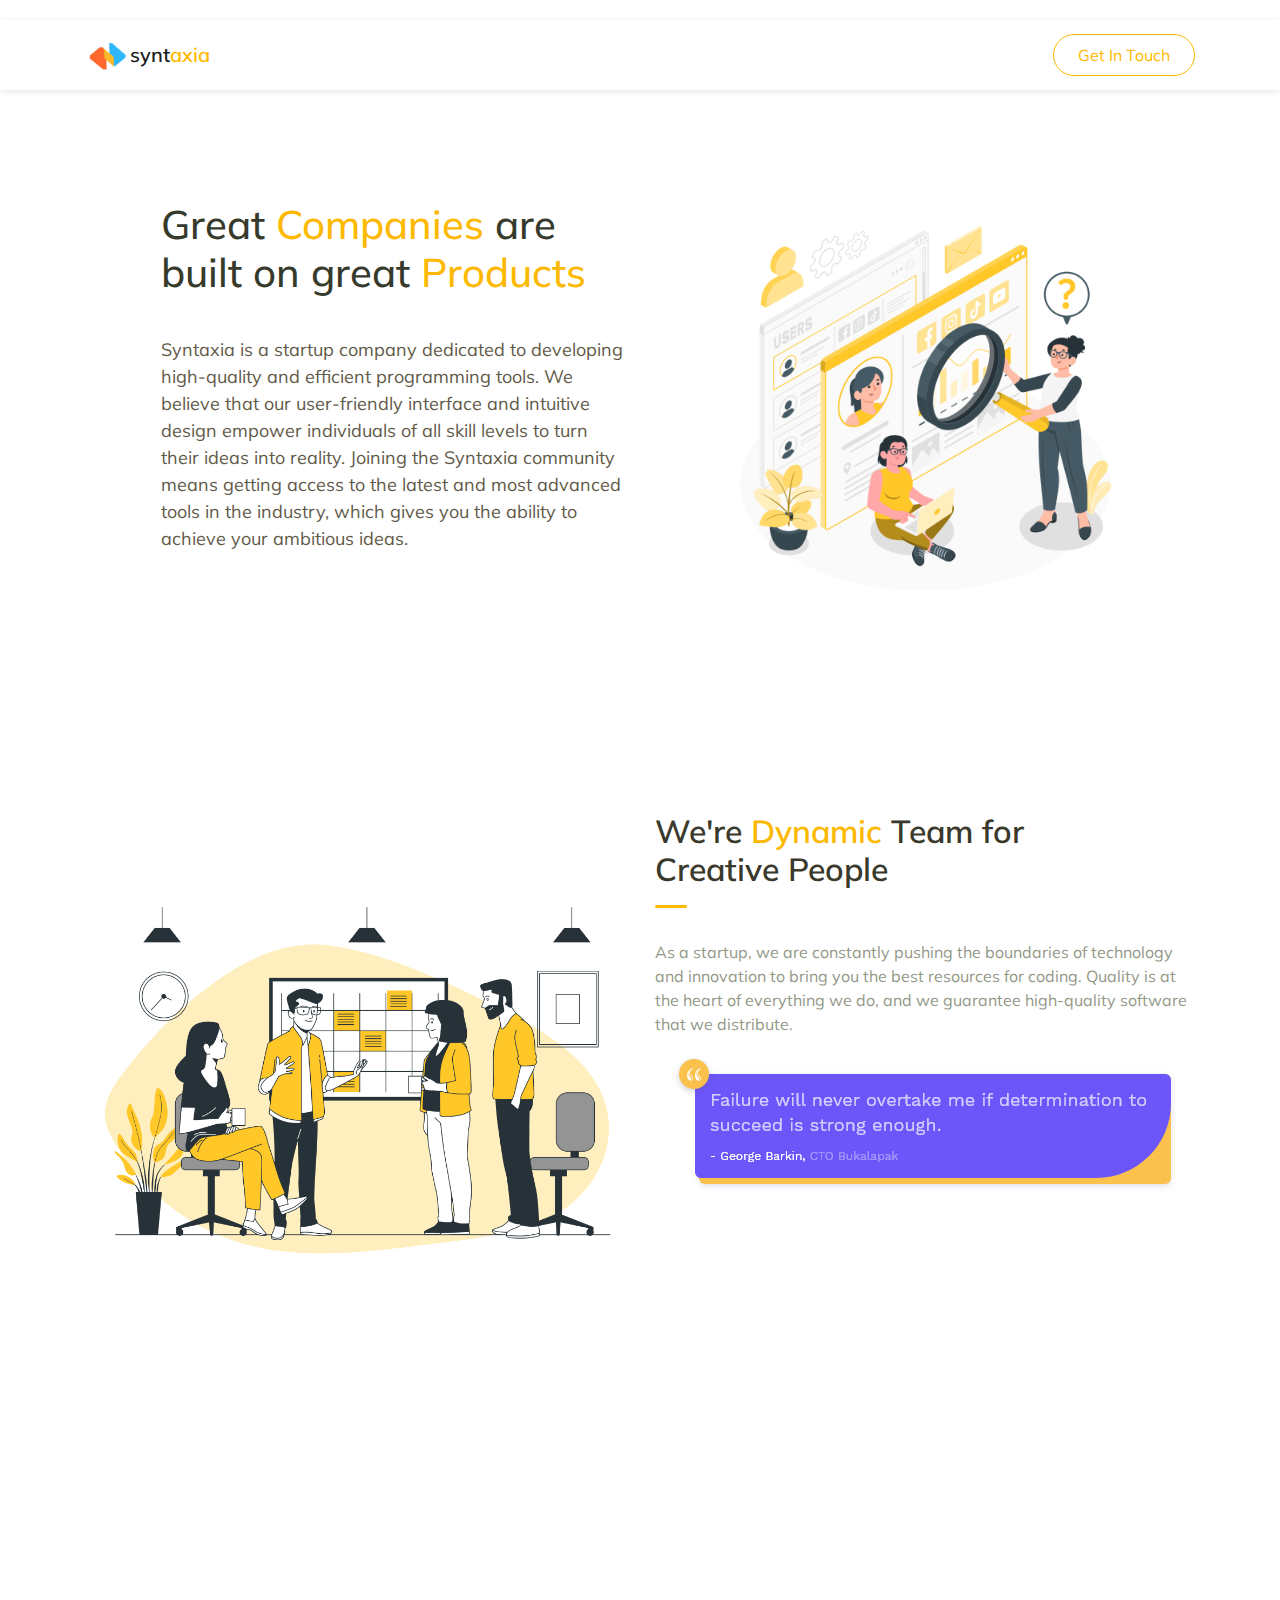
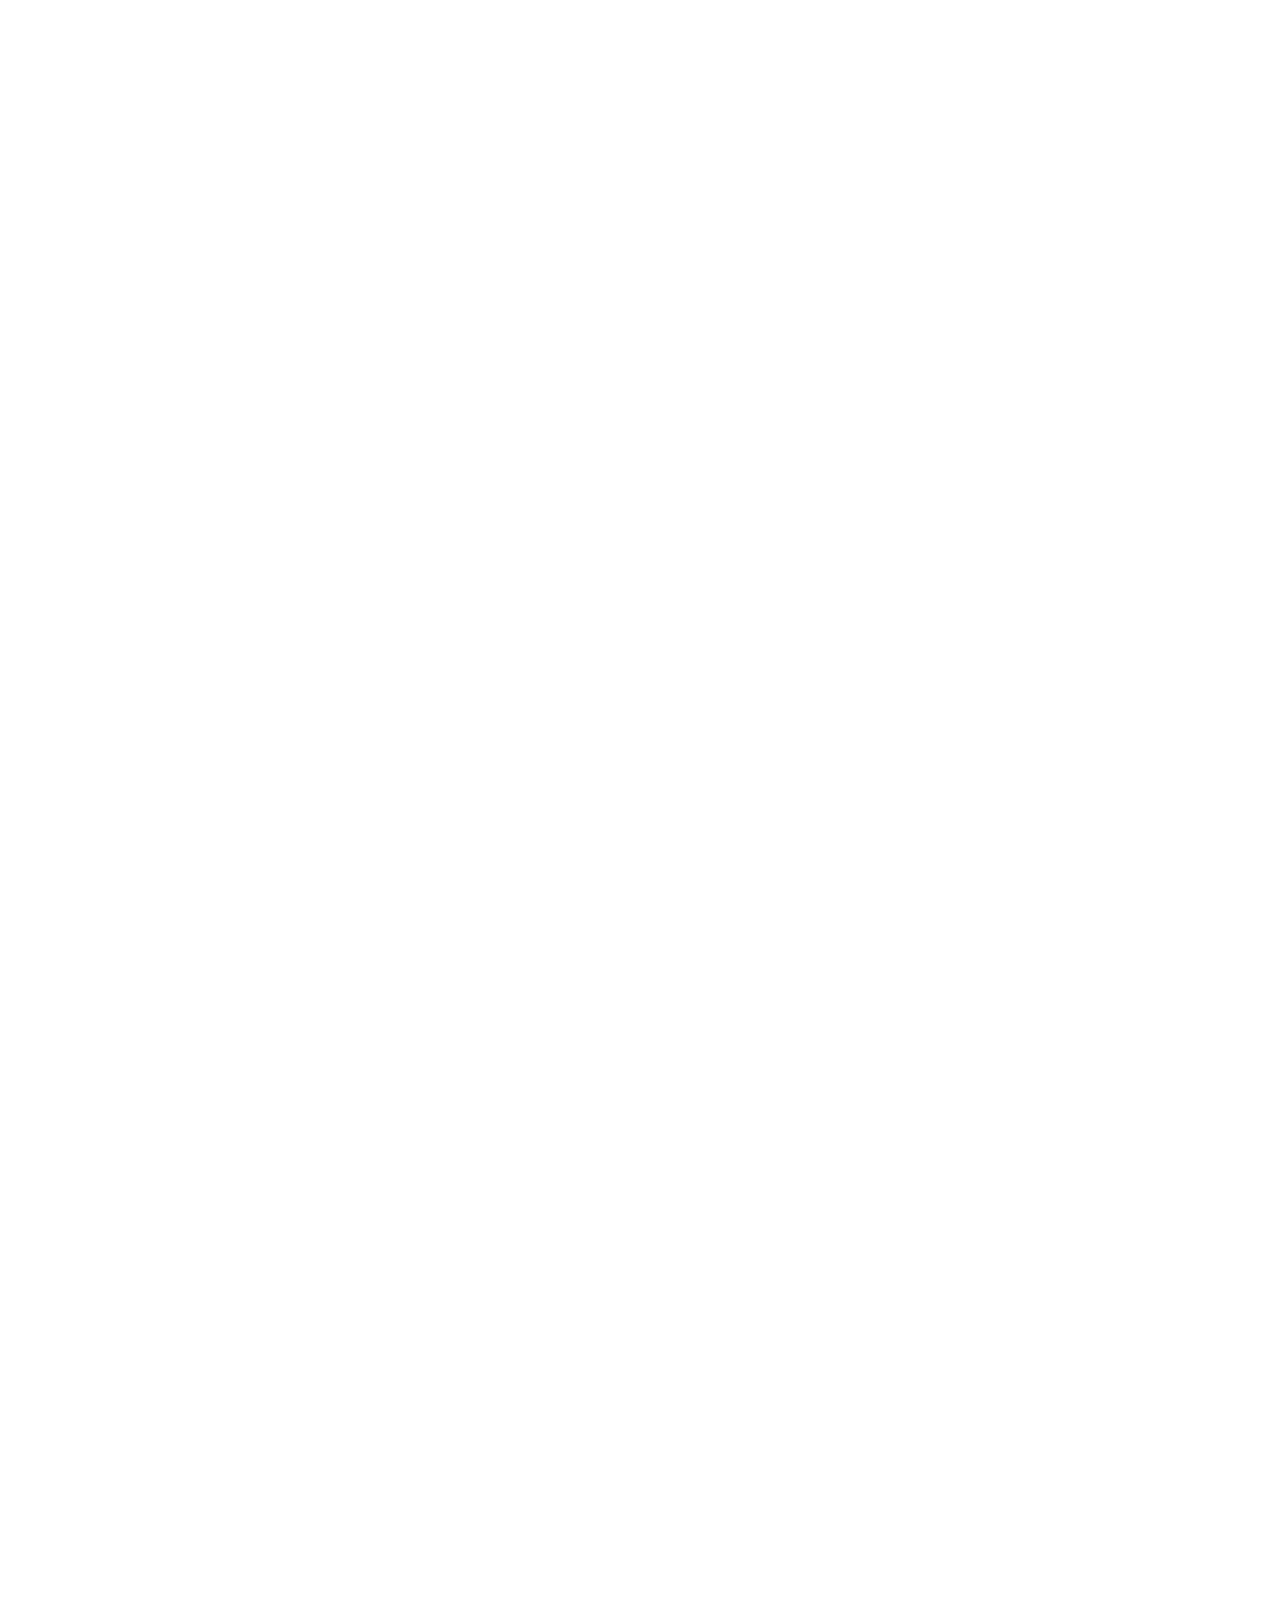
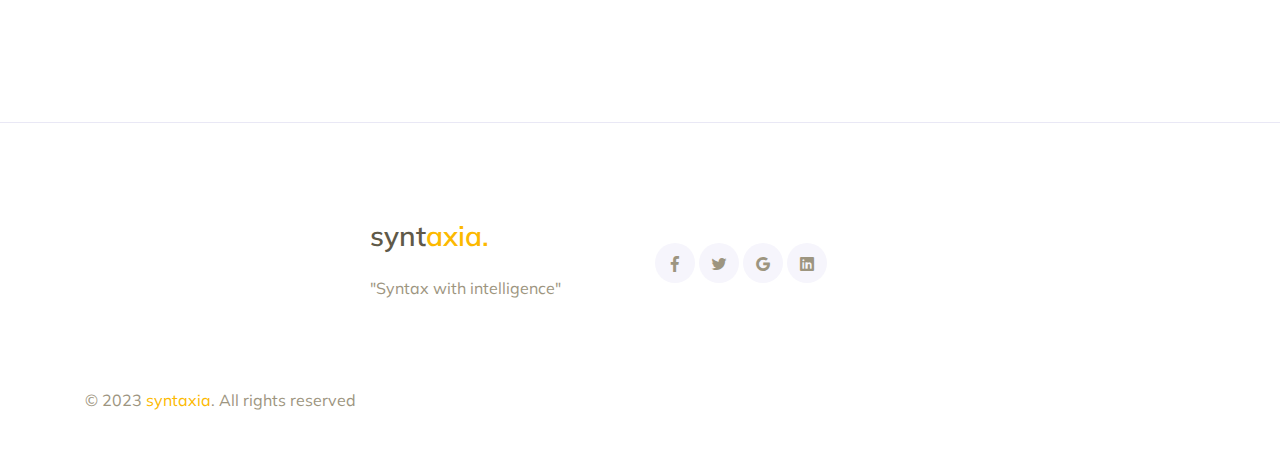
<file: index.html>
<!DOCTYPE html>
<html lang="en">
<head>
  <meta charset="UTF-8">
  <meta name="viewport" content="width=device-width, initial-scale=1.0">

  <meta http-equiv="X-UA-Compatible" content="IE=edge">

  <meta name="copyright" content="Syntaxia, https://www.facebook.com/people/Syntaxia/100089789826848/">
  
  <link rel="icon" type="image/x-icon" href="assets/img/logo.png">
  
  <title>Syntaxia</title>

  <link rel="stylesheet" href="assets/vendor/animate/animate.css">

  <link rel="stylesheet" href="assets/css/bootstrap.css">

  <link rel="stylesheet" href="assets/css/maicons.css">

  <link rel="stylesheet" href="assets/vendor/owl-carousel/css/owl.carousel.css">

  <link rel="stylesheet" href="assets/css/theme.css">
  <link rel="preconnect" href="https://fonts.googleapis.com">
<link rel="preconnect" href="https://fonts.gstatic.com" crossorigin>
<link href="https://fonts.googleapis.com/css2?family=Mulish:wght@300;400;500&display=swap" rel="stylesheet">

</head>
<body>

  <!-- Back to top button -->
  <div class="back-to-top"></div>

  <header>
    <nav class="navbar navbar-expand-lg navbar-light navbar-float">
      <div class="container">
        <div style="width: 45px;position: relative;"><img style="width: 100%;" src="assets/img/logo.png" alt=""></div>
        <a href="index.html" class="navbar-brand">synt<span class="text-primary">axia</span></a>
        <div class="navbar-collapse collapse" id="navbarContent">
          <div class="ml-auto">
            <a href="#" class="btn btn-outline-primary rounded-pill">Get In Touch</a>
          </div>
        </div>
      </div>
    </nav>

    <div style="margin-top: 100px;" class="page-banner home-banner">
      <div class="container h-100">
        <div class="row align-items-center h-100">
          <div class="col-lg-6 py-3 wow fadeInUp">
            <h1  class="mb-4">Great <span class="text-primary"> Companies </span> are built on great <span class="text-primary">Products</span></h1>
            <p style="margin-top: 40px;" class="text-lg mb-5">Syntaxia is a startup company dedicated to developing high-quality and efficient programming tools. 
              We believe that our user-friendly interface and intuitive design empower individuals of all skill levels to turn their ideas into reality. Joining the Syntaxia community means getting access to the latest and most advanced tools in the industry, which gives you the ability to achieve your ambitious ideas.
            </p>
          </div>
          <div class="col-lg-6 py-3 wow zoomIn">
            <div class="img-place">
              <img src="assets/img/User research-amico.png" alt="">
            </div>
          </div>
        </div>
      </div>
    </div>
  </header>

  <main>
  
    <div class="page-section">
      <div class="container">
        <div class="row">
          <div class="col-lg-6 py-3 wow zoomIn">
            <div class="img-place text-center">
              <img src="assets/img/Standup meeting-bro.png" alt="">
            </div>
          </div>
          <div class="col-lg-6 py-3 wow fadeInRight">
            <h2 class="title-section">We're <span class="marked">Dynamic</span> Team for Creative People</h2>
            <div class="divider"></div>
            <p> As a startup, we are constantly pushing the boundaries of technology and innovation to bring you the best resources for coding. Quality is at the heart of everything we do, and we guarantee high-quality software that we distribute.</p>
            <div class="img-place mb-3">
              <img src="assets/img/testi_image.png" alt="">
            </div>
            <a href="#" class="btn btn-primary">More Details</a>
            <a href="#" class="btn btn-outline border ml-2">Success Stories</a>
          </div>
        </div>
      </div> <!-- .container -->
    </div> <!-- .page-section -->
  
      
    <div class="page-section">
      <div class="container">
        <div class="text-center wow fadeInUp">
          <div class="subhead">Why Choose Us</div>
          <h2 class="title-section">Your <span class="marked">Comfort</span> is Our Priority</h2>
          <div class="divider mx-auto"></div>
        </div>
  
        <div class="row mt-5 text-center">
          <div class="col-lg-4 py-3 wow fadeInUp">
            <div style="width: 70px;height: 95px;" class="display-3 img-place"><img src="assets/img/idea-bulb_icon-icons.com_72202.png" alt=""></div>
            <h5><span class="marked"> High Performance</span></h5>
            <p>Our team of experts uses the latest technologies to deliver software solutions that are fast, efficient and reliable.<br> Our solutions are designed to meet your specific needs and exceed your expectations.</p>
          </div>
          <div class="col-lg-4 py-3 wow fadeInUp">
            <div style="width: 90px;height: 95px;" class="display-3 img-place"><img src="assets/img/price_tag_icon_150699.png" alt=""></div>
            <h5>Friendly Prices</h5>
            <p>We understand the importance of staying within budget.<br> That's why we offer competitive pricing without compromising on quality.<br> Our solutions are not only effective, but also affordable.</p>
          </div>
          <div class="col-lg-4 py-3 wow fadeInUp">
            <div style="width: 60px;height: 95px;" class="display-3 img-place"><img src="assets/img/quality-award_icon-icons.com_72192.png" alt=""></div>
            <h5>Excellent Quality</h5>
            <p>Our team is dedicated to delivering high-quality software that is easy to use and maintain. <br> We guarantee that our solutions will meet your standards and exceed your expectations.</p>
          </div>
        </div>
      </div> <!-- .container -->
    </div> <!-- .page-section -->

    <div class="page-section">
      <div class="container">
        <div class="row">
          <div class="col-lg-6 py-3 wow fadeInLeft">
            <h2 class="title-section">We're <span class="marked">ready to</span> Serve you with best</h2>
            <div class="divider"></div>
            <p class="mb-5">Choose Syntaxia for high-performance, customizable programming solutions at friendly prices. Our team specializes in website development and management systems, guaranteeing excellent quality results for your business needs.</p>
            <a href="https://www.facebook.com/syntaxiia" class="btn btn-primary">More Details</a>
          </div>
          <div class="col-lg-6 py-3 wow zoomIn">
            <div style="width: 380px;" class="img-place text-center">
              <img src="assets/img/Creative team-cuate.png" alt="">
            </div>
          </div>
        </div>
      </div> <!-- .container -->
    </div> <!-- .page-section -->


  
    <div class="page-section">
      <div class="container">
        <div class="row align-items-center">
          <div class="col-lg-6 py-3 wow fadeInUp">
            <h2 class="title-section">Get in Touch</h2>
            <div class="divider"></div>
            <p>At Syntaxia, we value our customers' feedback and concerns<br> reach out to us via facebook or phone. We'll be happy to help.</p>
  
            <ul class="contact-list">
              <li>
                <div class="icon"><span class="mai-map"></span></div>
                <div class="content">Cairo ,Egypt</div>
              </li>
              <li>
                <div class="icon"><span class="mai-mail"></span></div>
                <div class="content"><a href="#">info@stnyaxia.com</a></div>
              </li>
              <li>
                <div class="icon"><span class="mai-phone-portrait"></span></div>
                <div class="content"><a href="#">+201155464886</a></div>
              </li>
              <li>
                <div class="icon"><span class="mai-phone-portrait"></span></div>
                <div class="content"><a href="#">+201150058275</a></div>
              </li>
            </ul>
          </div>
          <div class="col-lg-6 py-3 wow fadeInUp">
            <div class="subhead">Contact Us</div>
            <h2 class="title-section">Drop Us a Line</h2>
            <div class="divider"></div>
            
            <form action="#">
              <div class="py-2">
                <input type="text" class="form-control" placeholder="Full name">
              </div>
              <div class="py-2">
                <input type="text" class="form-control" placeholder="Email">
              </div>
              <div class="py-2">
                <textarea rows="6" class="form-control" placeholder="Enter message"></textarea>
              </div>
              <button type="submit" class="btn btn-primary rounded-pill mt-4">Send Message</button>
            </form>
          </div>
        </div>
      </div> <!-- .container -->
    </div> <!-- .page-section -->
  
  </main>

  <footer class="page-footer">
    <div class="container">
      <div class="row justify-content-center mb-5">
        <div class="col-lg-3 py-3">
          <h3>synt<span class="text-primary">axia. </span></h3>
          <p>"Syntax with intelligence"</p>
        </div>
        <div class="col-lg-3 py-3">
          <div></div>
          <div class="sosmed-button mt-4">
            <a href="https://www.facebook.com/syntaxiia"><span class="mai-logo-facebook-f"></span></a>
            <a href="#"><span class="mai-logo-twitter"></span></a>
            <a href="#"><span class="mai-logo-google"></span></a>
            <a href="#"><span class="mai-logo-linkedin"></span></a>
          </div>
        </div>
      </div>

      <div class="row">
        <div class="col-sm-6 py-2">
          <p id="copyright">&copy; 2023 <a href="https://www.facebook.com/syntaxiia">syntaxia</a>. All rights reserved</p>
        </div>
      </div>
    </div> <!-- .container -->
  </footer> <!-- .page-footer -->


  <script src="assets/js/jquery-3.5.1.min.js"></script>

  <script src="assets/js/bootstrap.bundle.min.js"></script>

  <script src="assets/vendor/wow/wow.min.js"></script>

  <script src="assets/vendor/owl-carousel/js/owl.carousel.min.js"></script>

  <script src="assets/vendor/waypoints/jquery.waypoints.min.js"></script>

  <script src="assets/vendor/animateNumber/jquery.animateNumber.min.js"></script>

  <script src="assets/js/google-maps.js"></script>

  <script src="assets/js/theme.js"></script>


</body>
</html>
</file>
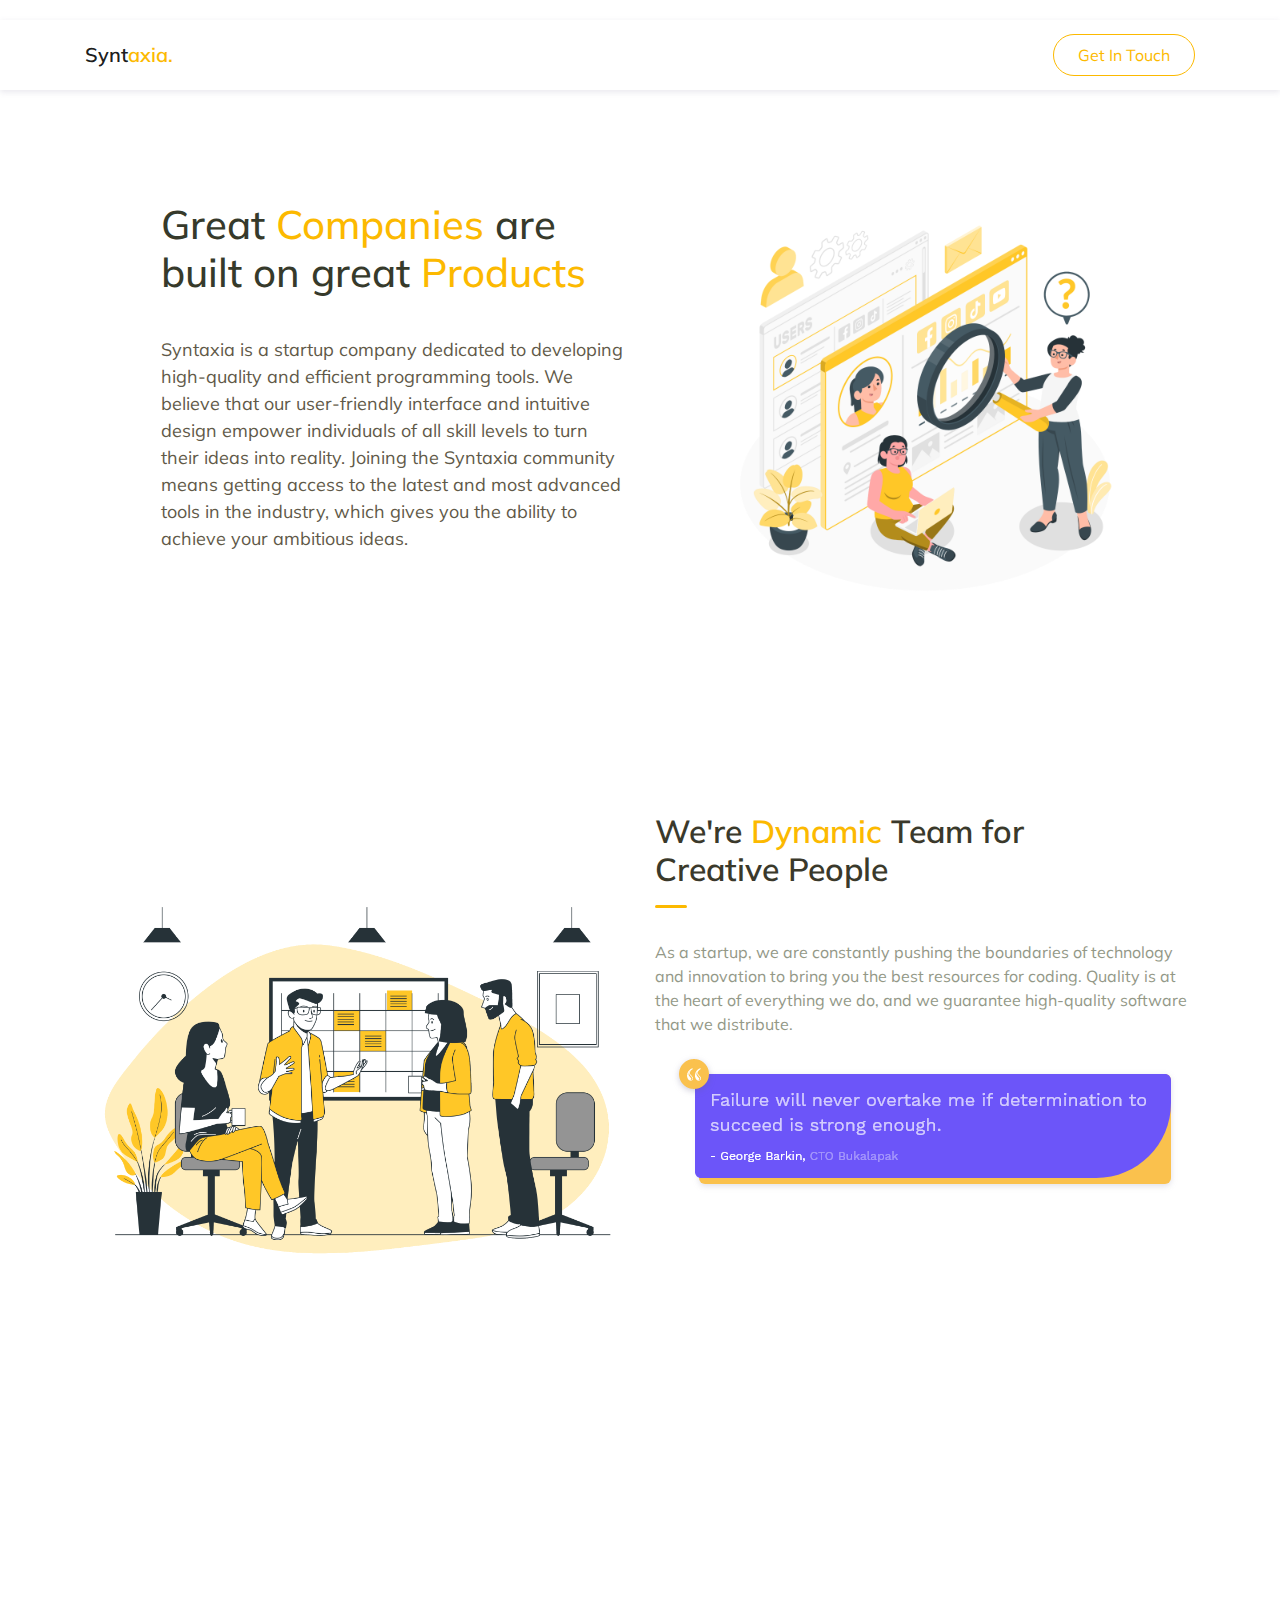
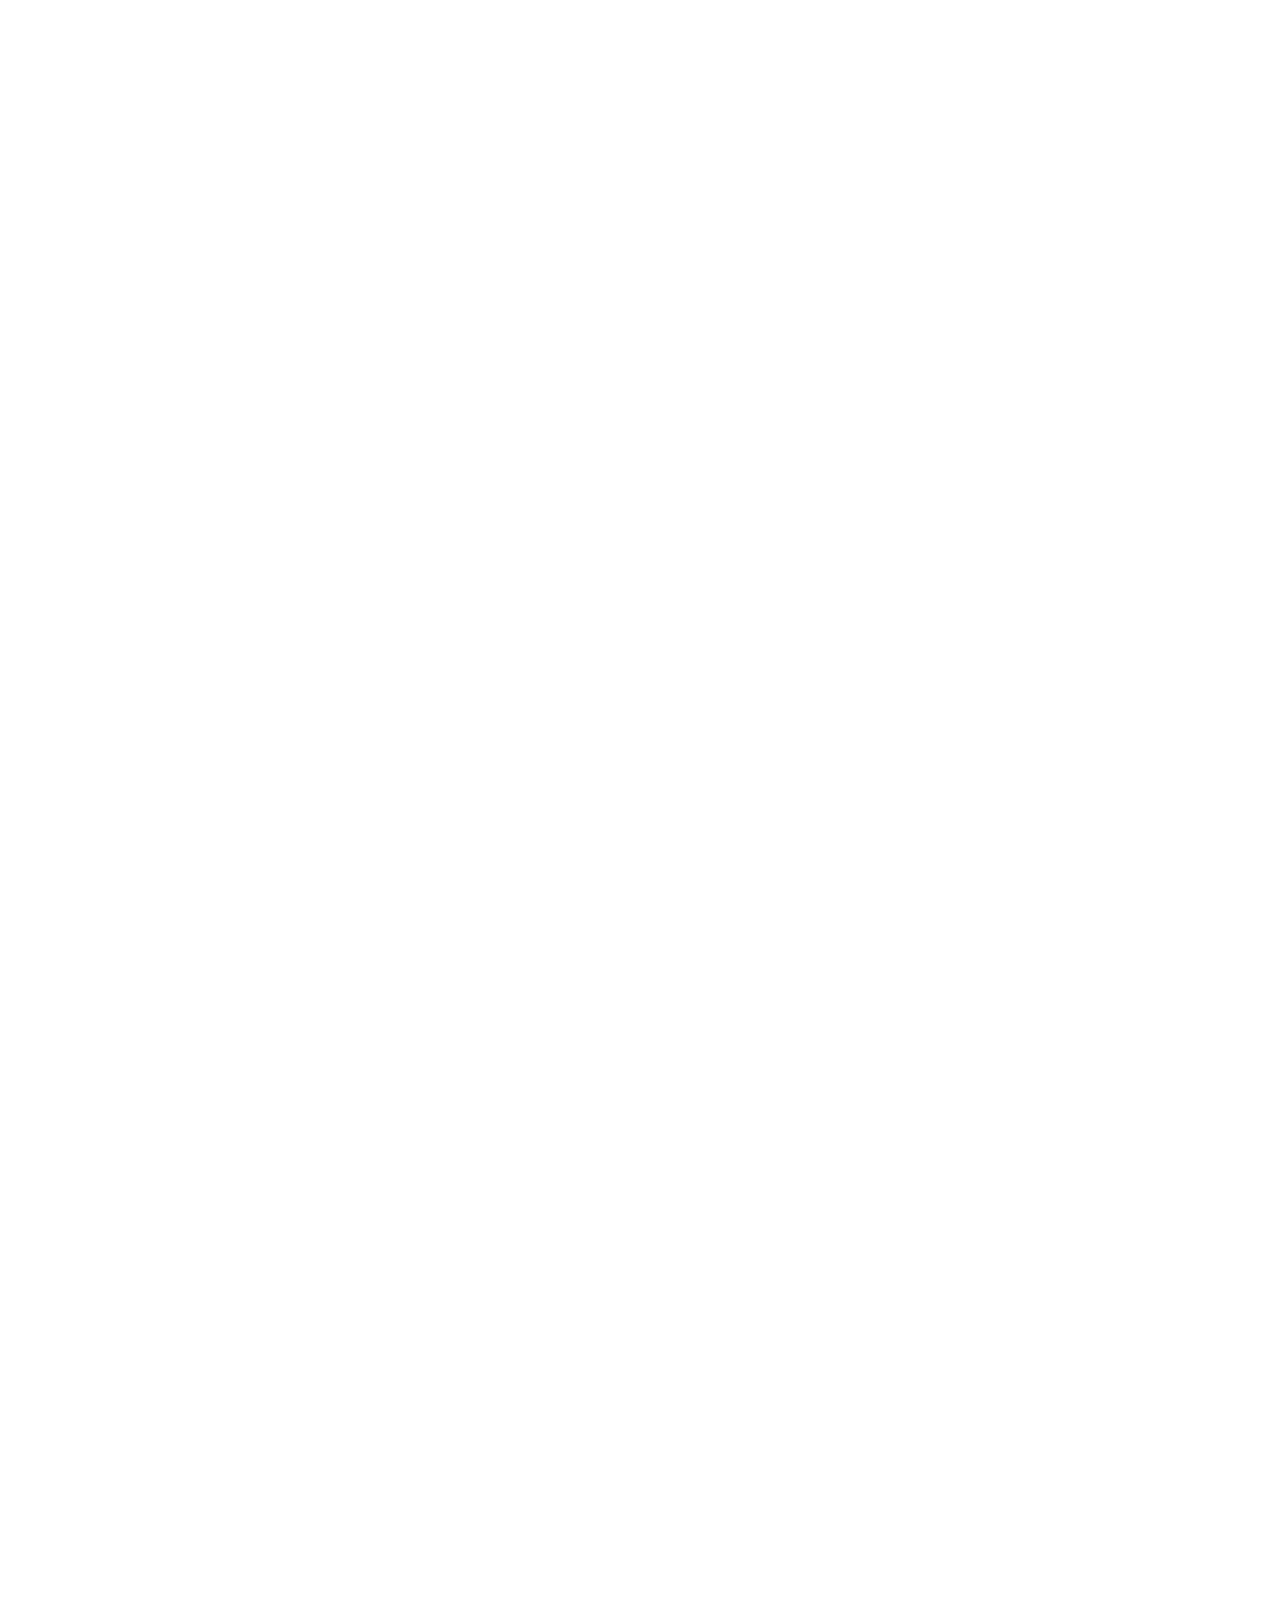
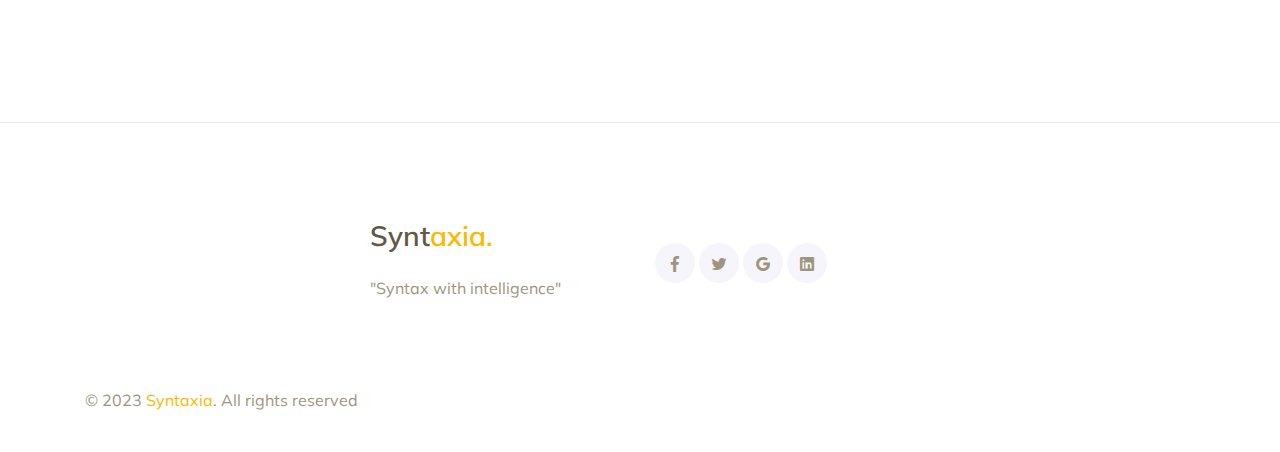
<file: html/index.html>
<!DOCTYPE html>
<html lang="en">
<head>
  <meta charset="UTF-8">
  <meta name="viewport" content="width=device-width, initial-scale=1.0">

  <meta http-equiv="X-UA-Compatible" content="IE=edge">

  <meta name="copyright" content="MACode ID, https://macodeid.com">

  <title>Syntaxia</title>

  <link rel="stylesheet" href="../assets/vendor/animate/animate.css">

  <link rel="stylesheet" href="../assets/css/bootstrap.css">

  <link rel="stylesheet" href="../assets/css/maicons.css">

  <link rel="stylesheet" href="../assets/vendor/owl-carousel/css/owl.carousel.css">

  <link rel="stylesheet" href="../assets/css/theme.css">
  <link rel="preconnect" href="https://fonts.googleapis.com">
<link rel="preconnect" href="https://fonts.gstatic.com" crossorigin>
<link href="https://fonts.googleapis.com/css2?family=Mulish:wght@300;400;500&display=swap" rel="stylesheet">

</head>
<body>

  <!-- Back to top button -->
  <div class="back-to-top"></div>

  <header>
    <nav class="navbar navbar-expand-lg navbar-light navbar-float">
      <div class="container">
        <a href="index.html" class="navbar-brand">Synt<span class="text-primary">axia.</span></a>

        <div class="navbar-collapse collapse" id="navbarContent">
          <div class="ml-auto">
            <a href="#" class="btn btn-outline-primary rounded-pill">Get In Touch</a>
          </div>
        </div>
      </div>
    </nav>

    <div style="margin-top: 100px;" class="page-banner home-banner">
      <div class="container h-100">
        <div class="row align-items-center h-100">
          <div class="col-lg-6 py-3 wow fadeInUp">
            <h1  class="mb-4">Great <span class="text-primary"> Companies </span> are built on great <span class="text-primary">Products</span></h1>
            <p style="margin-top: 40px;" class="text-lg mb-5">Syntaxia is a startup company dedicated to developing high-quality and efficient programming tools. 
              We believe that our user-friendly interface and intuitive design empower individuals of all skill levels to turn their ideas into reality. Joining the Syntaxia community means getting access to the latest and most advanced tools in the industry, which gives you the ability to achieve your ambitious ideas.
            </p>
          </div>
          <div class="col-lg-6 py-3 wow zoomIn">
            <div class="img-place">
              <img src="../assets/img/User research-amico.png" alt="">
            </div>
          </div>
        </div>
      </div>
    </div>
  </header>

  <main>
  
    <div class="page-section">
      <div class="container">
        <div class="row">
          <div class="col-lg-6 py-3 wow zoomIn">
            <div class="img-place text-center">
              <img src="../assets/img/Standup meeting-bro.png" alt="">
            </div>
          </div>
          <div class="col-lg-6 py-3 wow fadeInRight">
            <h2 class="title-section">We're <span class="marked">Dynamic</span> Team for Creative People</h2>
            <div class="divider"></div>
            <p> As a startup, we are constantly pushing the boundaries of technology and innovation to bring you the best resources for coding. Quality is at the heart of everything we do, and we guarantee high-quality software that we distribute.</p>
            <div class="img-place mb-3">
              <img src="../assets/img/testi_image.png" alt="">
            </div>
            <a href="#" class="btn btn-primary">More Details</a>
            <a href="#" class="btn btn-outline border ml-2">Success Stories</a>
          </div>
        </div>
      </div> <!-- .container -->
    </div> <!-- .page-section -->
  
      
    <div class="page-section">
      <div class="container">
        <div class="text-center wow fadeInUp">
          <div class="subhead">Why Choose Us</div>
          <h2 class="title-section">Your <span class="marked">Comfort</span> is Our Priority</h2>
          <div class="divider mx-auto"></div>
        </div>
  
        <div class="row mt-5 text-center">
          <div class="col-lg-4 py-3 wow fadeInUp">
            <div style="width: 70px;height: 95px;" class="display-3 img-place"><img src="../assets/img/idea-bulb_icon-icons.com_72202.png" alt=""></div>
            <h5><span class="marked"> High Performance</span></h5>
            <p>Our team of experts uses the latest technologies to deliver software solutions that are fast, efficient and reliable.<br> Our solutions are designed to meet your specific needs and exceed your expectations.</p>
          </div>
          <div class="col-lg-4 py-3 wow fadeInUp">
            <div style="width: 90px;height: 95px;" class="display-3 img-place"><img src="../assets/img/price_tag_icon_150699.png" alt=""></div>
            <h5>Friendly Prices</h5>
            <p>We understand the importance of staying within budget.<br> That's why we offer competitive pricing without compromising on quality.<br> Our solutions are not only effective, but also affordable.</p>
          </div>
          <div class="col-lg-4 py-3 wow fadeInUp">
            <div style="width: 60px;height: 95px;" class="display-3 img-place"><img src="../assets/img/quality-award_icon-icons.com_72192.png" alt=""></div>
            <h5>Excellent Quality</h5>
            <p>Our team is dedicated to delivering high-quality software that is easy to use and maintain. <br> We guarantee that our solutions will meet your standards and exceed your expectations.</p>
          </div>
        </div>
      </div> <!-- .container -->
    </div> <!-- .page-section -->

    <div class="page-section">
      <div class="container">
        <div class="row">
          <div class="col-lg-6 py-3 wow fadeInLeft">
            <h2 class="title-section">We're <span class="marked">ready to</span> Serve you with best</h2>
            <div class="divider"></div>
            <p class="mb-5">Choose Syntaxia for high-performance, customizable programming solutions at friendly prices. Our team specializes in website development and management systems, guaranteeing excellent quality results for your business needs.</p>
            <a href="#" class="btn btn-primary">More Details</a>
          </div>
          <div class="col-lg-6 py-3 wow zoomIn">
            <div style="width: 380px;" class="img-place text-center">
              <img src="../assets/img/Creative team-cuate.png" alt="">
            </div>
          </div>
        </div>
      </div> <!-- .container -->
    </div> <!-- .page-section -->


  
    <div class="page-section">
      <div class="container">
        <div class="row align-items-center">
          <div class="col-lg-6 py-3 wow fadeInUp">
            <h2 class="title-section">Get in Touch</h2>
            <div class="divider"></div>
            <p>At Syntaxia, we value our customers' feedback and concerns<br> reach out to us via facebook or phone. We'll be happy to help.</p>
  
            <ul class="contact-list">
              <li>
                <div class="icon"><span class="mai-mail"></span></div>
                <div class="content"><a href="#">info@stnyaxia.com</a></div>
              </li>
              <li>
                <div class="icon"><span class="mai-phone-portrait"></span></div>
                <div class="content"><a href="#">+201155464886</a></div>
              </li>
            </ul>
          </div>
          <div class="col-lg-6 py-3 wow fadeInUp">
            <div class="subhead">Contact Us</div>
            <h2 class="title-section">Drop Us a Line</h2>
            <div class="divider"></div>
            
            <form action="#">
              <div class="py-2">
                <input type="text" class="form-control" placeholder="Full name">
              </div>
              <div class="py-2">
                <input type="text" class="form-control" placeholder="Email">
              </div>
              <div class="py-2">
                <textarea rows="6" class="form-control" placeholder="Enter message"></textarea>
              </div>
              <button type="submit" class="btn btn-primary rounded-pill mt-4">Send Message</button>
            </form>
          </div>
        </div>
      </div> <!-- .container -->
    </div> <!-- .page-section -->
  
  </main>

  <footer class="page-footer">
    <div class="container">
      <div class="row justify-content-center mb-5">
        <div class="col-lg-3 py-3">
          <h3>Synt<span class="text-primary">axia.</span></h3>
          <p>"Syntax with intelligence"</p>
        </div>
        <div class="col-lg-3 py-3">
          <div></div>
          <div class="sosmed-button mt-4">
            <a href="#"><span class="mai-logo-facebook-f"></span></a>
            <a href="#"><span class="mai-logo-twitter"></span></a>
            <a href="#"><span class="mai-logo-google"></span></a>
            <a href="#"><span class="mai-logo-linkedin"></span></a>
          </div>
        </div>
      </div>

      <div class="row">
        <div class="col-sm-6 py-2">
          <p id="copyright">&copy; 2023 <a href="https://macodeid.com/">Syntaxia</a>. All rights reserved</p>
        </div>
      </div>
    </div> <!-- .container -->
  </footer> <!-- .page-footer -->


  <script src="../assets/js/jquery-3.5.1.min.js"></script>

  <script src="../assets/js/bootstrap.bundle.min.js"></script>

  <script src="../assets/vendor/wow/wow.min.js"></script>

  <script src="../assets/vendor/owl-carousel/js/owl.carousel.min.js"></script>

  <script src="../assets/vendor/waypoints/jquery.waypoints.min.js"></script>

  <script src="../assets/vendor/animateNumber/jquery.animateNumber.min.js"></script>

  <script src="../assets/js/google-maps.js"></script>

  <script src="../assets/js/theme.js"></script>


</body>
</html>
</file>
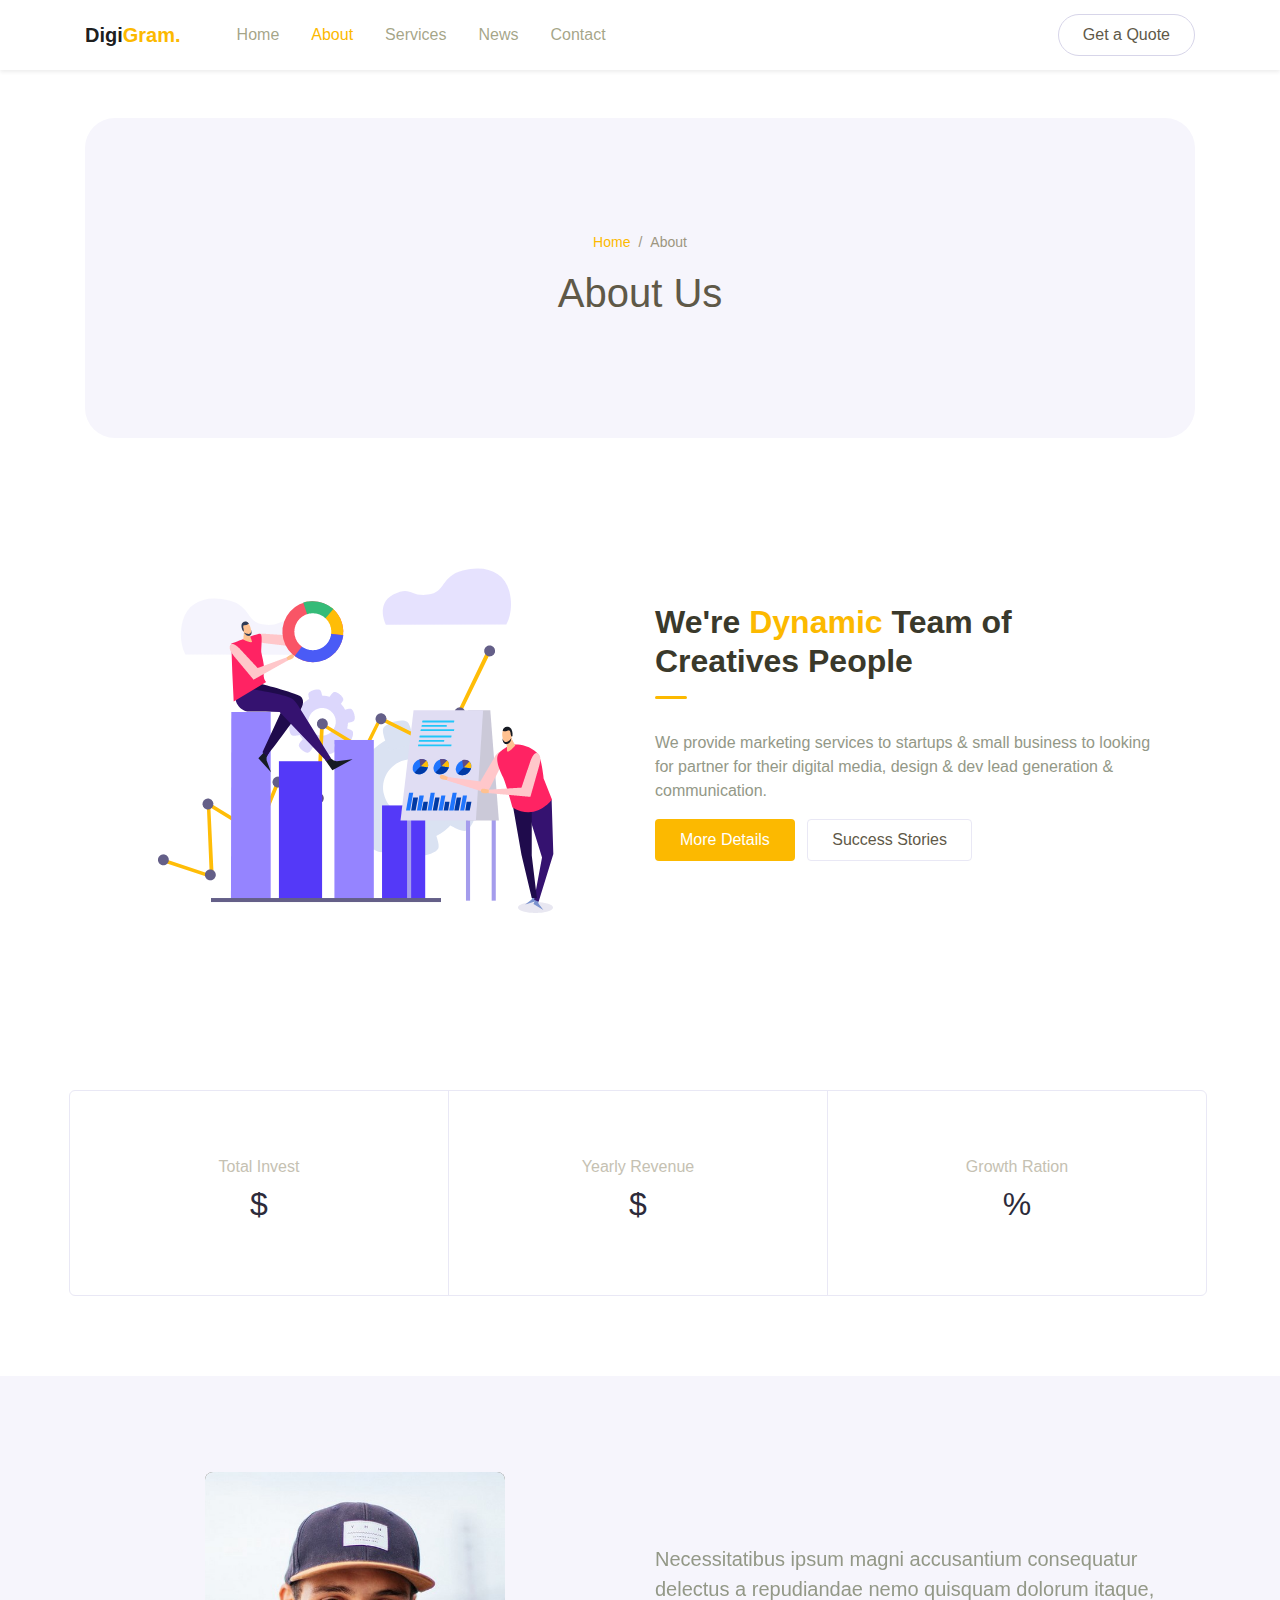
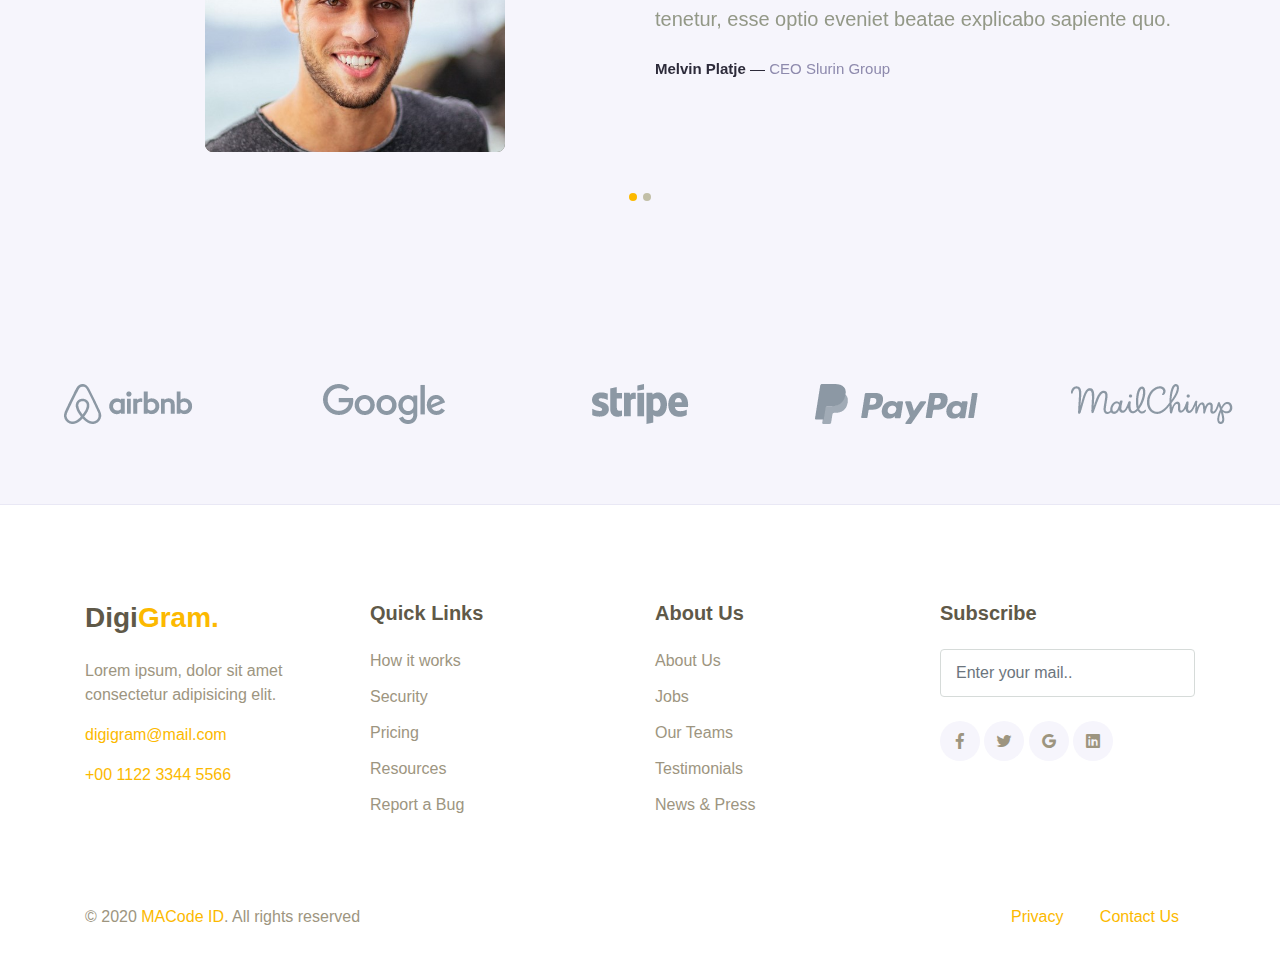
<file: html/about.html>
<!DOCTYPE html>
<html lang="en">
<head>
  <meta charset="UTF-8">
  <meta name="viewport" content="width=device-width, initial-scale=1.0">

  <meta http-equiv="X-UA-Compatible" content="IE=edge">

  <meta name="copyright" content="MACode ID, https://macodeid.com">

  <title>DigiGram - Free Agency Template</title>

  <link rel="stylesheet" href="../assets/vendor/animate/animate.css">

  <link rel="stylesheet" href="../assets/css/bootstrap.css">

  <link rel="stylesheet" href="../assets/css/maicons.css">

  <link rel="stylesheet" href="../assets/vendor/owl-carousel/css/owl.carousel.css">

  <link rel="stylesheet" href="../assets/css/theme.css">

</head>
<body>

  <!-- Back to top button -->
  <div class="back-to-top"></div>

  <header>
    <nav class="navbar navbar-expand-lg navbar-light shadow-sm">
      <div class="container">
        <a href="index.html" class="navbar-brand">Digi<span class="text-primary">Gram.</span></a>

        <button class="navbar-toggler" data-toggle="collapse" data-target="#navbarContent" aria-controls="navbarContent" aria-expanded="false" aria-label="Toggle navigation">
          <span class="navbar-toggler-icon"></span>
        </button>

        <div class="navbar-collapse collapse" id="navbarContent">
          <ul class="navbar-nav ml-lg-4 pt-3 pt-lg-0">
            <li class="nav-item">
              <a href="index.html" class="nav-link">Home</a>
            </li>
            <li class="nav-item active">
              <a href="about.html" class="nav-link">About</a>
            </li>
            <li class="nav-item">
              <a href="services.html" class="nav-link">Services</a>
            </li>
            <li class="nav-item">
              <a href="blog.html" class="nav-link">News</a>
            </li>
            <li class="nav-item">
              <a href="contact.html" class="nav-link">Contact</a>
            </li>
          </ul>

          <div class="ml-auto">
            <a href="#" class="btn btn-outline rounded-pill">Get a Quote</a>
          </div>
        </div>
      </div>
    </nav>

    <div class="container mt-5">
      <div class="page-banner">
        <div class="row justify-content-center align-items-center h-100">
          <div class="col-md-6">
            <nav aria-label="Breadcrumb">
              <ul class="breadcrumb justify-content-center py-0 bg-transparent">
                <li class="breadcrumb-item"><a href="index.html">Home</a></li>
                <li class="breadcrumb-item active">About</li>
              </ul>
            </nav>
            <h1 class="text-center">About Us</h1>
          </div>
        </div>
      </div>
    </div>
  </header>

  <main>
    <div class="page-section">
      <div class="container">
        <div class="row align-items-center">
          <div class="col-lg-6 py-3">
            <div class="img-fluid text-center">
              <img src="../assets/img/bg_image_2.png" alt="">
            </div>
          </div>
          <div class="col-lg-6 py-3 pr-lg-5">
            <h2 class="title-section">We're <span class="marked">Dynamic</span> Team of Creatives People</h2>
            <div class="divider"></div>
            <p>We provide marketing services to startups & small business to looking for partner for their digital media, design & dev lead generation & communication.</p>
            <a href="#" class="btn btn-primary">More Details</a>
            <a href="#" class="btn btn-outline border ml-2">Success Stories</a>
          </div>
        </div>
      </div> <!-- .container -->
    </div> <!-- .page-section -->

    <div class="page-section counter-section">
      <div class="container">
        <div class="row align-items-center text-center">
          <div class="col-lg-4">
            <p>Total Invest</p>
            <h2>$<span class="number" data-number="816278"></span></h2>
          </div>
          <div class="col-lg-4">
            <p>Yearly Revenue</p>
            <h2>$<span class="number" data-number="216422"></span></h2>
          </div>
          <div class="col-lg-4">
            <p>Growth Ration</p>
            <h2><span class="number" data-number="73"></span>%</h2>
          </div>
        </div>
      </div> <!-- .container -->
    </div> <!-- .page-section -->
  
    <!-- Testimonials -->
    <div class="page-section bg-light">
      <div class="container">
        
        <div class="owl-carousel" id="testimonials">
          <div class="item">
            <div class="row align-items-center">
              <div class="col-md-6 py-3">
                <div class="testi-image">
                  <img src="../assets/img/person/person_1.jpg" alt="">
                </div>
              </div>
              <div class="col-md-6 py-3">
                <div class="testi-content">
                  <p>Necessitatibus ipsum magni accusantium consequatur delectus a repudiandae nemo quisquam dolorum itaque, tenetur, esse optio eveniet beatae explicabo sapiente quo.</p>
                  <div class="entry-footer">
                    <strong>Melvin Platje</strong> &mdash; <span class="text-grey">CEO Slurin Group</span>
                  </div>
                </div>
              </div>
            </div>
          </div>
  
          <div class="item">
            <div class="row align-items-center">
              <div class="col-md-6 py-3">
                <div class="testi-image">
                  <img src="../assets/img/person/person_2.jpg" alt="">
                </div>
              </div>
              <div class="col-md-6 py-3">
                <div class="testi-content">
                  <p>Repudiandae vero assumenda sequi labore ipsum eos ducimus provident a nam vitae et, dolorum temporibus inventore quaerat consectetur quos! Animi, qui ratione?</p>
                  <div class="entry-footer">
                    <strong>George Burke</strong> &mdash; <span class="text-grey">CEO Letro</span>
                  </div>
                </div>
              </div>
            </div>
          </div>
  
        </div>
      </div> <!-- .container -->
    </div> <!-- .page-section -->
    
    <div class="page-section client-section">
      <div class="container-fluid">
        <div class="row row-cols-2 row-cols-md-3 row-cols-lg-5 justify-content-center">
          <div class="item">
            <img src="../assets/img/clients/airbnb.png" alt="">
          </div>
          <div class="item">
            <img src="../assets/img/clients/google.png" alt="">
          </div>
          <div class="item">
            <img src="../assets/img/clients/stripe.png" alt="">
          </div>
          <div class="item">
            <img src="../assets/img/clients/paypal.png" alt="">
          </div>
          <div class="item">
            <img src="../assets/img/clients/mailchimp.png" alt="">
          </div>
        </div>
      </div> <!-- .container-fluid -->
    </div> <!-- .page-section -->
  </main>

  <footer class="page-footer">
    <div class="container">
      <div class="row justify-content-center mb-5">
        <div class="col-lg-3 py-3">
          <h3>Digi<span class="text-primary">Gram.</span></h3>
          <p>Lorem ipsum, dolor sit amet consectetur adipisicing elit.</p>

          <p><a href="#" >digigram@mail.com</a></p>
          <p><a href="#">+00 1122 3344 5566</a></p>
        </div>
        <div class="col-lg-3 py-3">
          <h5>Quick Links</h5>
          <ul class="footer-menu">
            <li><a href="#">How it works</a></li>
            <li><a href="#">Security</a></li>
            <li><a href="#">Pricing</a></li>
            <li><a href="#">Resources</a></li>
            <li><a href="#">Report a Bug</a></li>
          </ul>
        </div>
        <div class="col-lg-3 py-3">
          <h5>About Us</h5>
          <ul class="footer-menu">
            <li><a href="#">About Us</a></li>
            <li><a href="#">Jobs</a></li>
            <li><a href="#">Our Teams</a></li>
            <li><a href="#">Testimonials</a></li>
            <li><a href="#">News & Press</a></li>
          </ul>
        </div>
        <div class="col-lg-3 py-3">
          <h5>Subscribe</h5>
          <form action="#">
            <input type="text" class="form-control" placeholder="Enter your mail..">
          </form>

          <div class="sosmed-button mt-4">
            <a href="#"><span class="mai-logo-facebook-f"></span></a>
            <a href="#"><span class="mai-logo-twitter"></span></a>
            <a href="#"><span class="mai-logo-google"></span></a>
            <a href="#"><span class="mai-logo-linkedin"></span></a>
          </div>
        </div>
      </div>

      <div class="row">
        <div class="col-sm-6 py-2">
          <p id="copyright">&copy; 2020 <a href="https://macodeid.com/">MACode ID</a>. All rights reserved</p>
        </div>
        <div class="col-sm-6 py-2 text-right">
          <div class="d-inline-block px-3">
            <a href="#">Privacy</a>
          </div>
          <div class="d-inline-block px-3">
            <a href="#">Contact Us</a>
          </div>
        </div>
      </div>
    </div> <!-- .container -->
  </footer> <!-- .page-footer -->


  <script src="../assets/js/jquery-3.5.1.min.js"></script>

  <script src="../assets/js/bootstrap.bundle.min.js"></script>

  <script src="../assets/vendor/wow/wow.min.js"></script>

  <script src="../assets/vendor/owl-carousel/js/owl.carousel.min.js"></script>

  <script src="../assets/vendor/waypoints/jquery.waypoints.min.js"></script>

  <script src="../assets/vendor/animateNumber/jquery.animateNumber.min.js"></script>

  <script src="../assets/js/google-maps.js"></script>

  <script src="../assets/js/theme.js"></script>

</body>
</html>
</file>
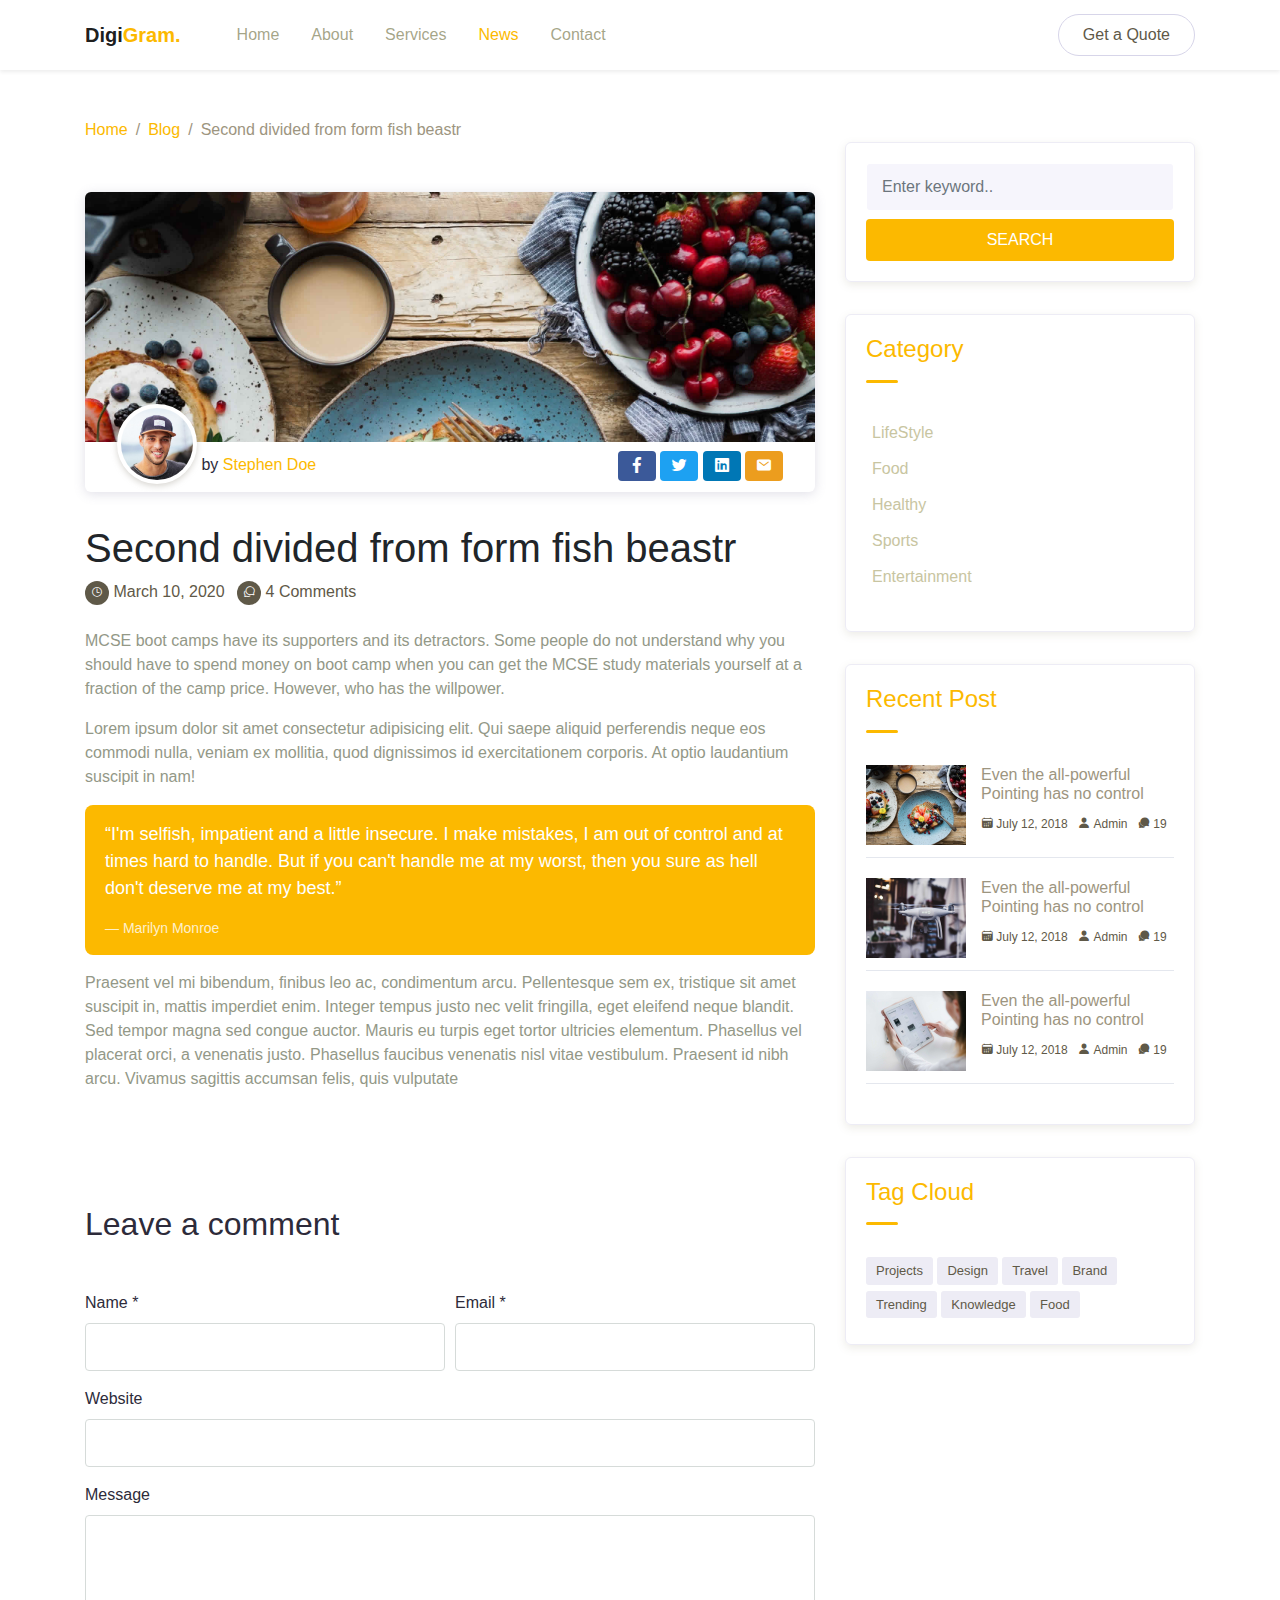
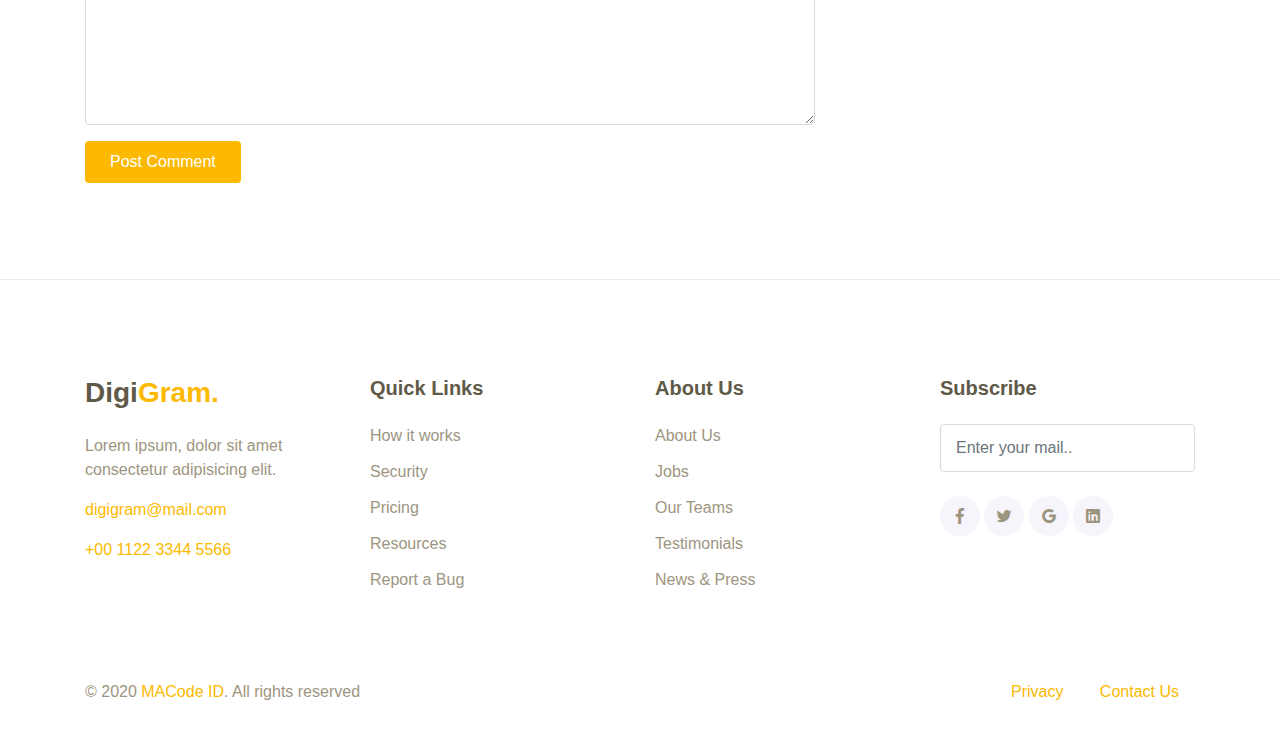
<file: html/blog-single.html>
<!DOCTYPE html>
<html lang="en">
<head>
  <meta charset="UTF-8">
  <meta name="viewport" content="width=device-width, initial-scale=1.0">

  <meta http-equiv="X-UA-Compatible" content="IE=edge">

  <meta name="copyright" content="MACode ID, https://macodeid.com">

  <title>DigiGram - Free Agency Template</title>

  <link rel="stylesheet" href="../assets/vendor/animate/animate.css">

  <link rel="stylesheet" href="../assets/css/bootstrap.css">

  <link rel="stylesheet" href="../assets/css/maicons.css">

  <link rel="stylesheet" href="../assets/vendor/owl-carousel/css/owl.carousel.css">

  <link rel="stylesheet" href="../assets/css/theme.css">

</head>
<body>

  <!-- Back to top button -->
  <div class="back-to-top"></div>

  <header>
    <nav class="navbar navbar-expand-lg navbar-light shadow-sm">
      <div class="container">
        <a href="index.html" class="navbar-brand">Digi<span class="text-primary">Gram.</span></a>

        <button class="navbar-toggler" data-toggle="collapse" data-target="#navbarContent" aria-controls="navbarContent" aria-expanded="false" aria-label="Toggle navigation">
          <span class="navbar-toggler-icon"></span>
        </button>

        <div class="navbar-collapse collapse" id="navbarContent">
          <ul class="navbar-nav ml-lg-4 pt-3 pt-lg-0">
            <li class="nav-item">
              <a href="index.html" class="nav-link">Home</a>
            </li>
            <li class="nav-item">
              <a href="about.html" class="nav-link">About</a>
            </li>
            <li class="nav-item">
              <a href="services.html" class="nav-link">Services</a>
            </li>
            <li class="nav-item active">
              <a href="blog.html" class="nav-link">News</a>
            </li>
            <li class="nav-item">
              <a href="contact.html" class="nav-link">Contact</a>
            </li>
          </ul>

          <div class="ml-auto">
            <a href="#" class="btn btn-outline rounded-pill">Get a Quote</a>
          </div>
        </div>
      </div>
    </nav>
  </header>

  <main>
    <div class="page-section pt-5">
      <div class="container">
        <nav aria-label="Breadcrumb">
          <ul class="breadcrumb p-0 mb-0 bg-transparent">
            <li class="breadcrumb-item"><a href="index.html">Home</a></li>
            <li class="breadcrumb-item"><a href="blog.html">Blog</a></li>
            <li class="breadcrumb-item active">Second divided from form fish beastr</li>
          </ul>
        </nav>
        
        <div class="row">
          <div class="col-lg-8">
            <div class="blog-single-wrap">
              <div class="header">
                <div class="post-thumb">
                  <img src="../assets/img/blog/blog-1.jpg" alt="">
                </div>
                <div class="meta-header">
                  <div class="post-author">
                    <div class="avatar">
                      <img src="../assets/img/person/person_1.jpg" alt="">
                    </div>
                    by <a href="#">Stephen Doe</a>
                  </div>
  
                  <div class="post-sharer">
                    <a href="#" class="btn social-facebook"><span class="mai-logo-facebook-f"></span></a>
                    <a href="#" class="btn social-twitter"><span class="mai-logo-twitter"></span></a>
                    <a href="#" class="btn social-linkedin"><span class="mai-logo-linkedin"></span></a>
                    <a href="#" class="btn"><span class="mai-mail"></span></a>
                  </div>
                </div>
              </div>
              <h1 class="post-title">Second divided from form fish beastr</h1>
              <div class="post-meta">
                <div class="post-date">
                  <span class="icon">
                    <span class="mai-time-outline"></span>
                  </span> <a href="#">March 10, 2020</a>
                </div>
                <div class="post-comment-count ml-2">
                  <span class="icon">
                    <span class="mai-chatbubbles-outline"></span>
                  </span> <a href="#">4 Comments</a>
                </div>
              </div>
              <div class="post-content">
                <p>MCSE boot camps have its supporters and its detractors. Some people do not understand why you should have to spend money on boot camp when you can get the MCSE study materials yourself at a fraction of the camp price. However, who has the willpower.</p>
                <p>Lorem ipsum dolor sit amet consectetur adipisicing elit. Qui saepe aliquid perferendis neque eos commodi nulla, veniam ex mollitia, quod dignissimos id exercitationem corporis. At optio laudantium suscipit in nam!</p>
                <blockquote class="quote">“I'm selfish, impatient and a little insecure. I make mistakes, I am out of control and at times hard to handle. But if you can't handle me at my worst, then you sure as hell don't deserve me at my best.”
                <span class="author">― Marilyn Monroe</span></blockquote>
                <p>Praesent vel mi bibendum, finibus leo ac, condimentum arcu. Pellentesque sem ex, tristique sit amet suscipit in, mattis imperdiet enim. Integer tempus justo nec velit fringilla, eget eleifend neque blandit. Sed tempor magna sed congue auctor. Mauris eu turpis eget tortor ultricies elementum. Phasellus vel placerat orci, a venenatis justo. Phasellus faucibus venenatis nisl vitae vestibulum. Praesent id nibh arcu. Vivamus sagittis accumsan felis, quis vulputate</p>
              </div>
            </div>
  
            <div class="comment-form-wrap pt-5">
              <h2 class="mb-5">Leave a comment</h2>
              <form action="#" class="">
                <div class="form-row form-group">
                  <div class="col-md-6">
                    <label for="name">Name *</label>
                    <input type="text" class="form-control" id="name">
                  </div>
                  <div class="col-md-6">
                    <label for="email">Email *</label>
                    <input type="email" class="form-control" id="email">
                  </div>
                </div>
                <div class="form-group">
                  <label for="website">Website</label>
                  <input type="url" class="form-control" id="website">
                </div>
    
                <div class="form-group">
                  <label for="message">Message</label>
                  <textarea name="msg" id="message" cols="30" rows="8" class="form-control"></textarea>
                </div>
                <div class="form-group">
                  <input type="submit" value="Post Comment" class="btn btn-primary">
                </div>
    
              </form>
            </div>
  
          </div>
          <div class="col-lg-4">
            <div class="widget">
              <!-- Widget search -->
              <div class="widget-box">
                <form action="#" class="search-widget">
                  <input type="text" class="form-control" placeholder="Enter keyword..">
                  <button type="submit" class="btn btn-primary btn-block">Search</button>
                </form>
              </div>
  
              <!-- Widget Categories -->
              <div class="widget-box">
                <h4 class="widget-title">Category</h4>
                <div class="divider"></div>
  
                <ul class="categories">
                  <li><a href="#">LifeStyle</a></li>
                  <li><a href="#">Food</a></li>
                  <li><a href="#">Healthy</a></li>
                  <li><a href="#">Sports</a></li>
                  <li><a href="#">Entertainment</a></li>
                </ul>
              </div>
  
              <!-- Widget recent post -->
              <div class="widget-box">
                <h4 class="widget-title">Recent Post</h4>
                <div class="divider"></div>
  
                <div class="blog-item">
                    <a class="post-thumb" href="">
                      <img src="../assets/img/blog/blog-1.jpg" alt="">
                    </a>
                    <div class="content">
                      <h6 class="post-title"><a href="#">Even the all-powerful Pointing has no control</a></h6>
                      <div class="meta">
                        <a href="#"><span class="mai-calendar"></span> July 12, 2018</a>
                        <a href="#"><span class="mai-person"></span> Admin</a>
                        <a href="#"><span class="mai-chatbubbles"></span> 19</a>
                      </div>
                    </div>
                </div>
  
                <div class="blog-item">
                    <a class="post-thumb" href="">
                      <img src="../assets/img/blog/blog-2.jpg" alt="">
                    </a>
                    <div class="content">
                      <h6 class="post-title"><a href="#">Even the all-powerful Pointing has no control</a></h6>
                      <div class="meta">
                        <a href="#"><span class="mai-calendar"></span> July 12, 2018</a>
                        <a href="#"><span class="mai-person"></span> Admin</a>
                        <a href="#"><span class="mai-chatbubbles"></span> 19</a>
                      </div>
                    </div>
                </div>
  
                <div class="blog-item">
                    <a class="post-thumb" href="">
                      <img src="../assets/img/blog/blog-3.jpg" alt="">
                    </a>
                    <div class="content">
                      <h6 class="post-title"><a href="#">Even the all-powerful Pointing has no control</a></h6>
                      <div class="meta">
                        <a href="#"><span class="mai-calendar"></span> July 12, 2018</a>
                        <a href="#"><span class="mai-person"></span> Admin</a>
                        <a href="#"><span class="mai-chatbubbles"></span> 19</a>
                      </div>
                    </div>
                </div>
  
              </div>
  
              <!-- Widget Tag Cloud -->
              <div class="widget-box">
                <h4 class="widget-title">Tag Cloud</h4>
                <div class="divider"></div>
  
                <div class="tag-clouds">
                  <a href="#" class="tag-cloud-link">Projects</a>
                  <a href="#" class="tag-cloud-link">Design</a>
                  <a href="#" class="tag-cloud-link">Travel</a>
                  <a href="#" class="tag-cloud-link">Brand</a>
                  <a href="#" class="tag-cloud-link">Trending</a>
                  <a href="#" class="tag-cloud-link">Knowledge</a>
                  <a href="#" class="tag-cloud-link">Food</a>
                </div>
              </div>
  
            </div>
          </div>
        </div>
  
      </div>
    </div>
  </main>

  <footer class="page-footer">
    <div class="container">
      <div class="row justify-content-center mb-5">
        <div class="col-lg-3 py-3">
          <h3>Digi<span class="text-primary">Gram.</span></h3>
          <p>Lorem ipsum, dolor sit amet consectetur adipisicing elit.</p>

          <p><a href="#" >digigram@mail.com</a></p>
          <p><a href="#">+00 1122 3344 5566</a></p>
        </div>
        <div class="col-lg-3 py-3">
          <h5>Quick Links</h5>
          <ul class="footer-menu">
            <li><a href="#">How it works</a></li>
            <li><a href="#">Security</a></li>
            <li><a href="#">Pricing</a></li>
            <li><a href="#">Resources</a></li>
            <li><a href="#">Report a Bug</a></li>
          </ul>
        </div>
        <div class="col-lg-3 py-3">
          <h5>About Us</h5>
          <ul class="footer-menu">
            <li><a href="#">About Us</a></li>
            <li><a href="#">Jobs</a></li>
            <li><a href="#">Our Teams</a></li>
            <li><a href="#">Testimonials</a></li>
            <li><a href="#">News & Press</a></li>
          </ul>
        </div>
        <div class="col-lg-3 py-3">
          <h5>Subscribe</h5>
          <form action="#">
            <input type="text" class="form-control" placeholder="Enter your mail..">
          </form>

          <div class="sosmed-button mt-4">
            <a href="#"><span class="mai-logo-facebook-f"></span></a>
            <a href="#"><span class="mai-logo-twitter"></span></a>
            <a href="#"><span class="mai-logo-google"></span></a>
            <a href="#"><span class="mai-logo-linkedin"></span></a>
          </div>
        </div>
      </div>

      <div class="row">
        <div class="col-sm-6 py-2">
          <p id="copyright">&copy; 2020 <a href="https://macodeid.com/">MACode ID</a>. All rights reserved</p>
        </div>
        <div class="col-sm-6 py-2 text-right">
          <div class="d-inline-block px-3">
            <a href="#">Privacy</a>
          </div>
          <div class="d-inline-block px-3">
            <a href="#">Contact Us</a>
          </div>
        </div>
      </div>
    </div> <!-- .container -->
  </footer> <!-- .page-footer -->


  <script src="../assets/js/jquery-3.5.1.min.js"></script>

  <script src="../assets/js/bootstrap.bundle.min.js"></script>

  <script src="../assets/vendor/wow/wow.min.js"></script>

  <script src="../assets/vendor/owl-carousel/js/owl.carousel.min.js"></script>

  <script src="../assets/vendor/waypoints/jquery.waypoints.min.js"></script>

  <script src="../assets/vendor/animateNumber/jquery.animateNumber.min.js"></script>

  <script src="../assets/js/google-maps.js"></script>

  <script src="../assets/js/theme.js"></script>

</body>
</html>
</file>
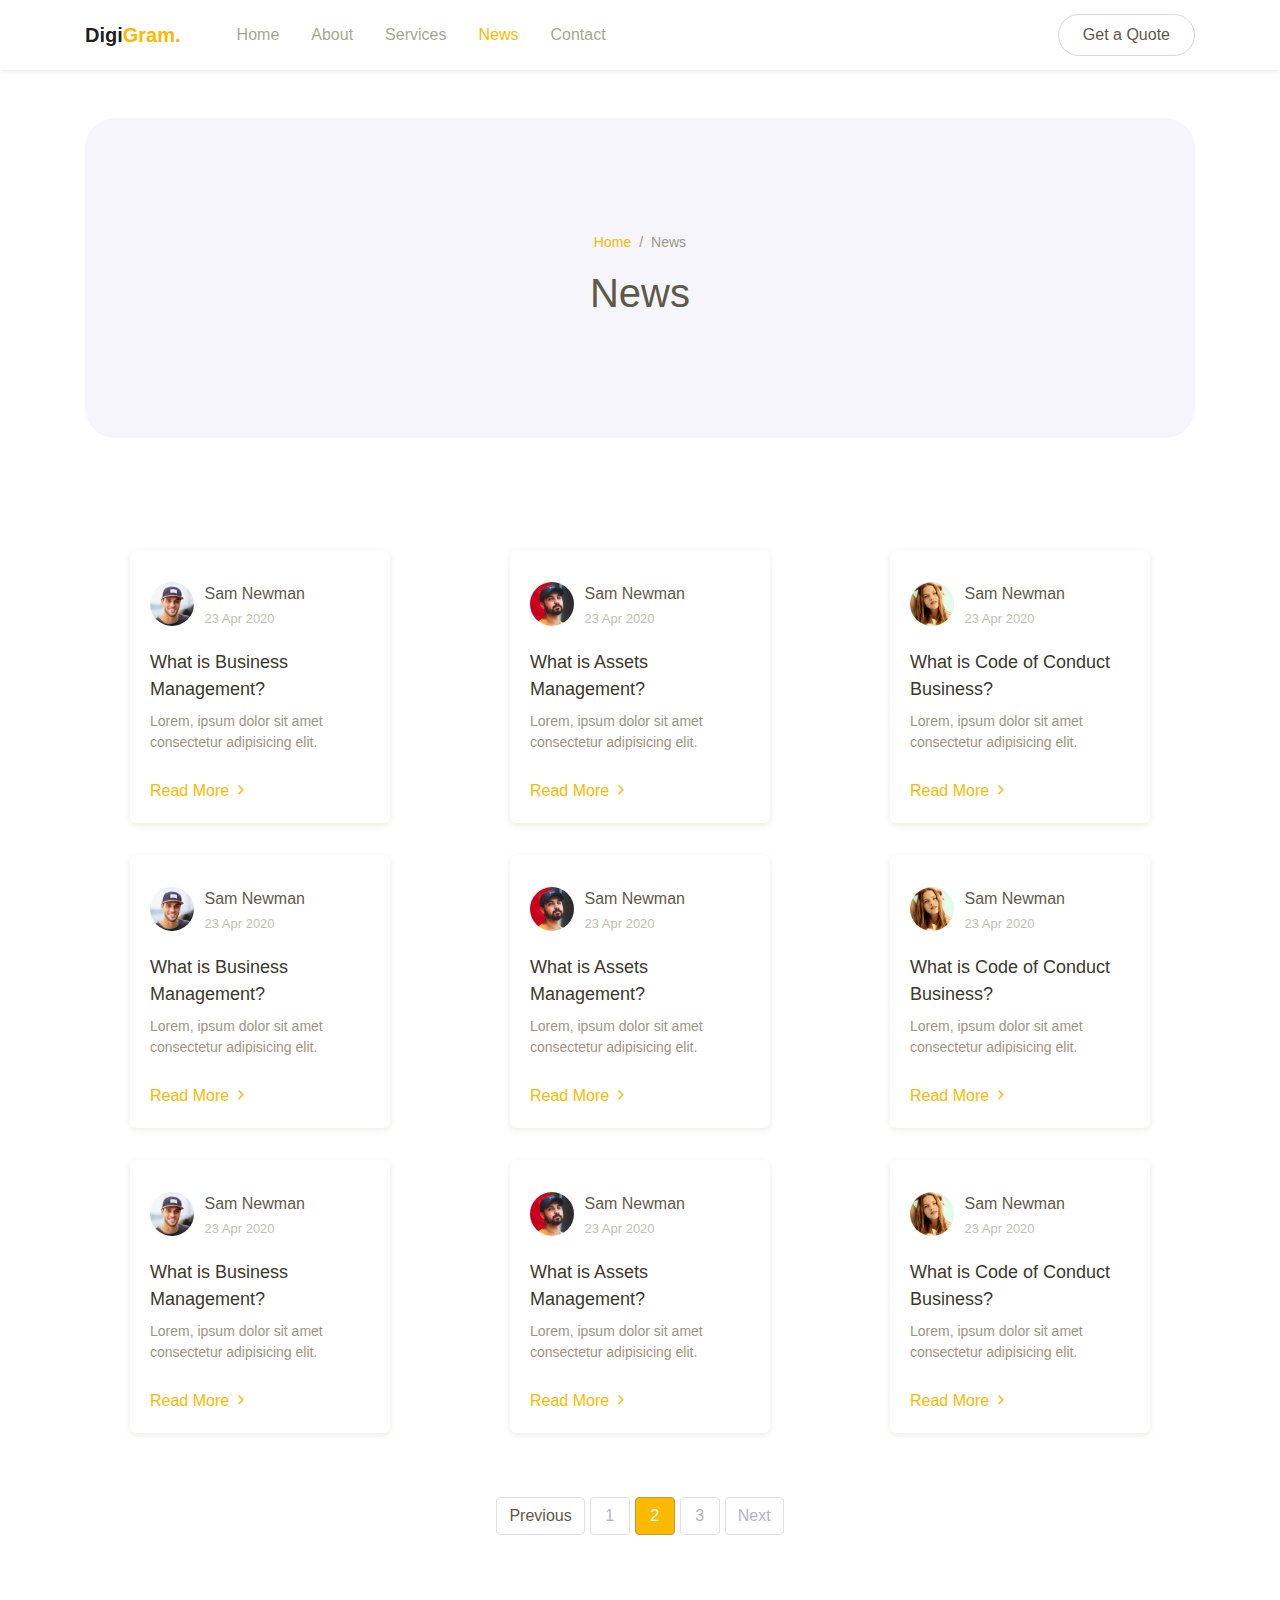
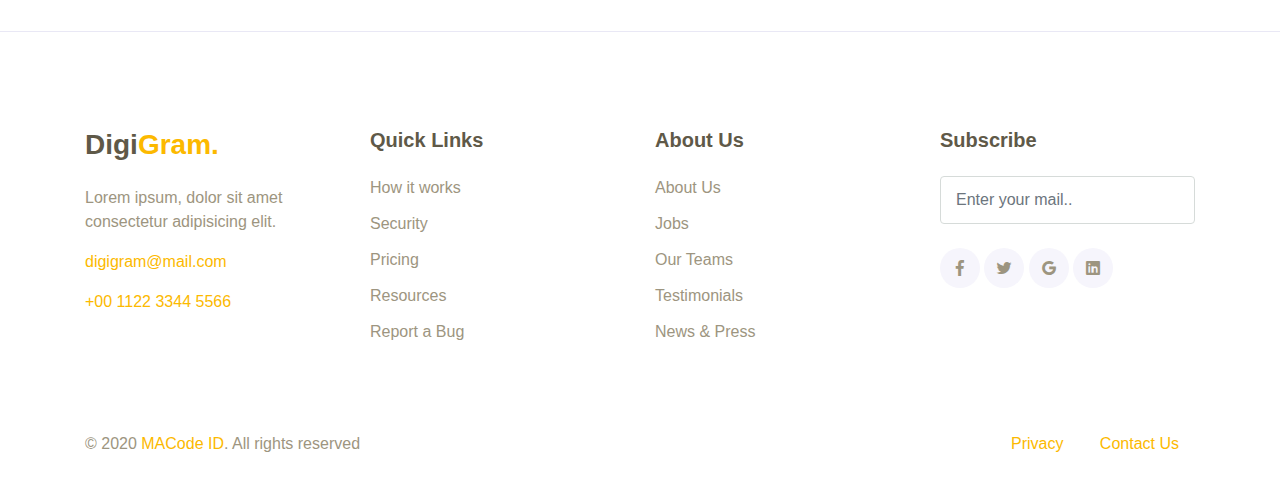
<file: html/blog.html>
<!DOCTYPE html>
<html lang="en">
<head>
  <meta charset="UTF-8">
  <meta name="viewport" content="width=device-width, initial-scale=1.0">

  <meta http-equiv="X-UA-Compatible" content="IE=edge">

  <meta name="copyright" content="MACode ID, https://macodeid.com">

  <title>DigiGram - Free Agency Template</title>

  <link rel="stylesheet" href="../assets/vendor/animate/animate.css">

  <link rel="stylesheet" href="../assets/css/bootstrap.css">

  <link rel="stylesheet" href="../assets/css/maicons.css">

  <link rel="stylesheet" href="../assets/vendor/owl-carousel/css/owl.carousel.css">

  <link rel="stylesheet" href="../assets/css/theme.css">

</head>
<body>

  <!-- Back to top button -->
  <div class="back-to-top"></div>

  <header>
    <nav class="navbar navbar-expand-lg navbar-light shadow-sm">
      <div class="container">
        <a href="index.html" class="navbar-brand">Digi<span class="text-primary">Gram.</span></a>

        <button class="navbar-toggler" data-toggle="collapse" data-target="#navbarContent" aria-controls="navbarContent" aria-expanded="false" aria-label="Toggle navigation">
          <span class="navbar-toggler-icon"></span>
        </button>

        <div class="navbar-collapse collapse" id="navbarContent">
          <ul class="navbar-nav ml-lg-4 pt-3 pt-lg-0">
            <li class="nav-item">
              <a href="index.html" class="nav-link">Home</a>
            </li>
            <li class="nav-item">
              <a href="about.html" class="nav-link">About</a>
            </li>
            <li class="nav-item">
              <a href="services.html" class="nav-link">Services</a>
            </li>
            <li class="nav-item active">
              <a href="blog.html" class="nav-link">News</a>
            </li>
            <li class="nav-item">
              <a href="contact.html" class="nav-link">Contact</a>
            </li>
          </ul>

          <div class="ml-auto">
            <a href="#" class="btn btn-outline rounded-pill">Get a Quote</a>
          </div>
        </div>
      </div>
    </nav>

    <div class="container mt-5">
      <div class="page-banner">
        <div class="row justify-content-center align-items-center h-100">
          <div class="col-md-6">
            <nav aria-label="Breadcrumb">
              <ul class="breadcrumb justify-content-center py-0 bg-transparent">
                <li class="breadcrumb-item"><a href="index.html">Home</a></li>
                <li class="breadcrumb-item active">News</li>
              </ul>
            </nav>
            <h1 class="text-center">News</h1>
          </div>
        </div>
      </div>
    </div>
  </header>

  <main>
    <div class="page-section">
      <div class="container">
        <div class="row">
          <div class="col-md-6 col-lg-4 py-3">
            <div class="card-blog">
              <div class="header">
                <div class="avatar">
                  <img src="../assets/img/person/person_1.jpg" alt="">
                </div>
                <div class="entry-footer">
                  <div class="post-author">Sam Newman</div>
                  <a href="#" class="post-date">23 Apr 2020</a>
                </div>
              </div>
              <div class="body">
                <div class="post-title"><a href="blog-single.html">What is Business Management?</a></div>
                <div class="post-excerpt">Lorem, ipsum dolor sit amet consectetur adipisicing elit.</div>
              </div>
              <div class="footer">
                <a href="blog-single.html">Read More <span class="mai-chevron-forward text-sm"></span></a>
              </div>
            </div>
          </div>
          <div class="col-md-6 col-lg-4 py-3">
            <div class="card-blog">
              <div class="header">
                <div class="avatar">
                  <img src="../assets/img/person/person_2.jpg" alt="">
                </div>
                <div class="entry-footer">
                  <div class="post-author">Sam Newman</div>
                  <a href="#" class="post-date">23 Apr 2020</a>
                </div>
              </div>
              <div class="body">
                <div class="post-title"><a href="blog-single.html">What is Assets Management?</a></div>
                <div class="post-excerpt">Lorem, ipsum dolor sit amet consectetur adipisicing elit.</div>
              </div>
              <div class="footer">
                <a href="blog-single.html">Read More <span class="mai-chevron-forward text-sm"></span></a>
              </div>
            </div>
          </div>
          <div class="col-md-6 col-lg-4 py-3">
            <div class="card-blog">
              <div class="header">
                <div class="avatar">
                  <img src="../assets/img/person/person_3.jpg" alt="">
                </div>
                <div class="entry-footer">
                  <div class="post-author">Sam Newman</div>
                  <a href="#" class="post-date">23 Apr 2020</a>
                </div>
              </div>
              <div class="body">
                <div class="post-title"><a href="blog-single.html">What is Code of Conduct Business?</a></div>
                <div class="post-excerpt">Lorem, ipsum dolor sit amet consectetur adipisicing elit.</div>
              </div>
              <div class="footer">
                <a href="blog-single.html">Read More <span class="mai-chevron-forward text-sm"></span></a>
              </div>
            </div>
          </div>

          <div class="col-md-6 col-lg-4 py-3">
            <div class="card-blog">
              <div class="header">
                <div class="avatar">
                  <img src="../assets/img/person/person_1.jpg" alt="">
                </div>
                <div class="entry-footer">
                  <div class="post-author">Sam Newman</div>
                  <a href="#" class="post-date">23 Apr 2020</a>
                </div>
              </div>
              <div class="body">
                <div class="post-title"><a href="blog-single.html">What is Business Management?</a></div>
                <div class="post-excerpt">Lorem, ipsum dolor sit amet consectetur adipisicing elit.</div>
              </div>
              <div class="footer">
                <a href="blog-single.html">Read More <span class="mai-chevron-forward text-sm"></span></a>
              </div>
            </div>
          </div>
          <div class="col-md-6 col-lg-4 py-3">
            <div class="card-blog">
              <div class="header">
                <div class="avatar">
                  <img src="../assets/img/person/person_2.jpg" alt="">
                </div>
                <div class="entry-footer">
                  <div class="post-author">Sam Newman</div>
                  <a href="#" class="post-date">23 Apr 2020</a>
                </div>
              </div>
              <div class="body">
                <div class="post-title"><a href="blog-single.html">What is Assets Management?</a></div>
                <div class="post-excerpt">Lorem, ipsum dolor sit amet consectetur adipisicing elit.</div>
              </div>
              <div class="footer">
                <a href="blog-single.html">Read More <span class="mai-chevron-forward text-sm"></span></a>
              </div>
            </div>
          </div>
          <div class="col-md-6 col-lg-4 py-3">
            <div class="card-blog">
              <div class="header">
                <div class="avatar">
                  <img src="../assets/img/person/person_3.jpg" alt="">
                </div>
                <div class="entry-footer">
                  <div class="post-author">Sam Newman</div>
                  <a href="#" class="post-date">23 Apr 2020</a>
                </div>
              </div>
              <div class="body">
                <div class="post-title"><a href="blog-single.html">What is Code of Conduct Business?</a></div>
                <div class="post-excerpt">Lorem, ipsum dolor sit amet consectetur adipisicing elit.</div>
              </div>
              <div class="footer">
                <a href="blog-single.html">Read More <span class="mai-chevron-forward text-sm"></span></a>
              </div>
            </div>
          </div>

          <div class="col-md-6 col-lg-4 py-3">
            <div class="card-blog">
              <div class="header">
                <div class="avatar">
                  <img src="../assets/img/person/person_1.jpg" alt="">
                </div>
                <div class="entry-footer">
                  <div class="post-author">Sam Newman</div>
                  <a href="#" class="post-date">23 Apr 2020</a>
                </div>
              </div>
              <div class="body">
                <div class="post-title"><a href="blog-single.html">What is Business Management?</a></div>
                <div class="post-excerpt">Lorem, ipsum dolor sit amet consectetur adipisicing elit.</div>
              </div>
              <div class="footer">
                <a href="blog-single.html">Read More <span class="mai-chevron-forward text-sm"></span></a>
              </div>
            </div>
          </div>
          <div class="col-md-6 col-lg-4 py-3">
            <div class="card-blog">
              <div class="header">
                <div class="avatar">
                  <img src="../assets/img/person/person_2.jpg" alt="">
                </div>
                <div class="entry-footer">
                  <div class="post-author">Sam Newman</div>
                  <a href="#" class="post-date">23 Apr 2020</a>
                </div>
              </div>
              <div class="body">
                <div class="post-title"><a href="blog-single.html">What is Assets Management?</a></div>
                <div class="post-excerpt">Lorem, ipsum dolor sit amet consectetur adipisicing elit.</div>
              </div>
              <div class="footer">
                <a href="blog-single.html">Read More <span class="mai-chevron-forward text-sm"></span></a>
              </div>
            </div>
          </div>
          <div class="col-md-6 col-lg-4 py-3">
            <div class="card-blog">
              <div class="header">
                <div class="avatar">
                  <img src="../assets/img/person/person_3.jpg" alt="">
                </div>
                <div class="entry-footer">
                  <div class="post-author">Sam Newman</div>
                  <a href="#" class="post-date">23 Apr 2020</a>
                </div>
              </div>
              <div class="body">
                <div class="post-title"><a href="blog-single.html">What is Code of Conduct Business?</a></div>
                <div class="post-excerpt">Lorem, ipsum dolor sit amet consectetur adipisicing elit.</div>
              </div>
              <div class="footer">
                <a href="blog-single.html">Read More <span class="mai-chevron-forward text-sm"></span></a>
              </div>
            </div>
          </div>

          <div class="col-12 mt-5">
            <nav aria-label="Page Navigation">
              <ul class="pagination justify-content-center">
                <li class="page-item disabled">
                  <a class="page-link" href="#" tabindex="-1" aria-disabled="true">Previous</a>
                </li>
                <li class="page-item"><a class="page-link" href="#">1</a></li>
                <li class="page-item active" aria-current="page">
                  <a class="page-link" href="#">2 <span class="sr-only">(current)</span></a>
                </li>
                <li class="page-item"><a class="page-link" href="#">3</a></li>
                <li class="page-item">
                  <a class="page-link" href="#">Next</a>
                </li>
              </ul>
            </nav>
          </div>

        </div>
  
      </div>
    </div>
  </main>

  <footer class="page-footer">
    <div class="container">
      <div class="row justify-content-center mb-5">
        <div class="col-lg-3 py-3">
          <h3>Digi<span class="text-primary">Gram.</span></h3>
          <p>Lorem ipsum, dolor sit amet consectetur adipisicing elit.</p>

          <p><a href="#" >digigram@mail.com</a></p>
          <p><a href="#">+00 1122 3344 5566</a></p>
        </div>
        <div class="col-lg-3 py-3">
          <h5>Quick Links</h5>
          <ul class="footer-menu">
            <li><a href="#">How it works</a></li>
            <li><a href="#">Security</a></li>
            <li><a href="#">Pricing</a></li>
            <li><a href="#">Resources</a></li>
            <li><a href="#">Report a Bug</a></li>
          </ul>
        </div>
        <div class="col-lg-3 py-3">
          <h5>About Us</h5>
          <ul class="footer-menu">
            <li><a href="#">About Us</a></li>
            <li><a href="#">Jobs</a></li>
            <li><a href="#">Our Teams</a></li>
            <li><a href="#">Testimonials</a></li>
            <li><a href="#">News & Press</a></li>
          </ul>
        </div>
        <div class="col-lg-3 py-3">
          <h5>Subscribe</h5>
          <form action="#">
            <input type="text" class="form-control" placeholder="Enter your mail..">
          </form>

          <div class="sosmed-button mt-4">
            <a href="#"><span class="mai-logo-facebook-f"></span></a>
            <a href="#"><span class="mai-logo-twitter"></span></a>
            <a href="#"><span class="mai-logo-google"></span></a>
            <a href="#"><span class="mai-logo-linkedin"></span></a>
          </div>
        </div>
      </div>

      <div class="row">
        <div class="col-sm-6 py-2">
          <p id="copyright">&copy; 2020 <a href="https://macodeid.com/">MACode ID</a>. All rights reserved</p>
        </div>
        <div class="col-sm-6 py-2 text-right">
          <div class="d-inline-block px-3">
            <a href="#">Privacy</a>
          </div>
          <div class="d-inline-block px-3">
            <a href="#">Contact Us</a>
          </div>
        </div>
      </div>
    </div> <!-- .container -->
  </footer> <!-- .page-footer -->


  <script src="../assets/js/jquery-3.5.1.min.js"></script>

  <script src="../assets/js/bootstrap.bundle.min.js"></script>

  <script src="../assets/vendor/wow/wow.min.js"></script>

  <script src="../assets/vendor/owl-carousel/js/owl.carousel.min.js"></script>

  <script src="../assets/vendor/waypoints/jquery.waypoints.min.js"></script>

  <script src="../assets/vendor/animateNumber/jquery.animateNumber.min.js"></script>

  <script src="../assets/js/google-maps.js"></script>

  <script src="../assets/js/theme.js"></script>

</body>
</html>
</file>
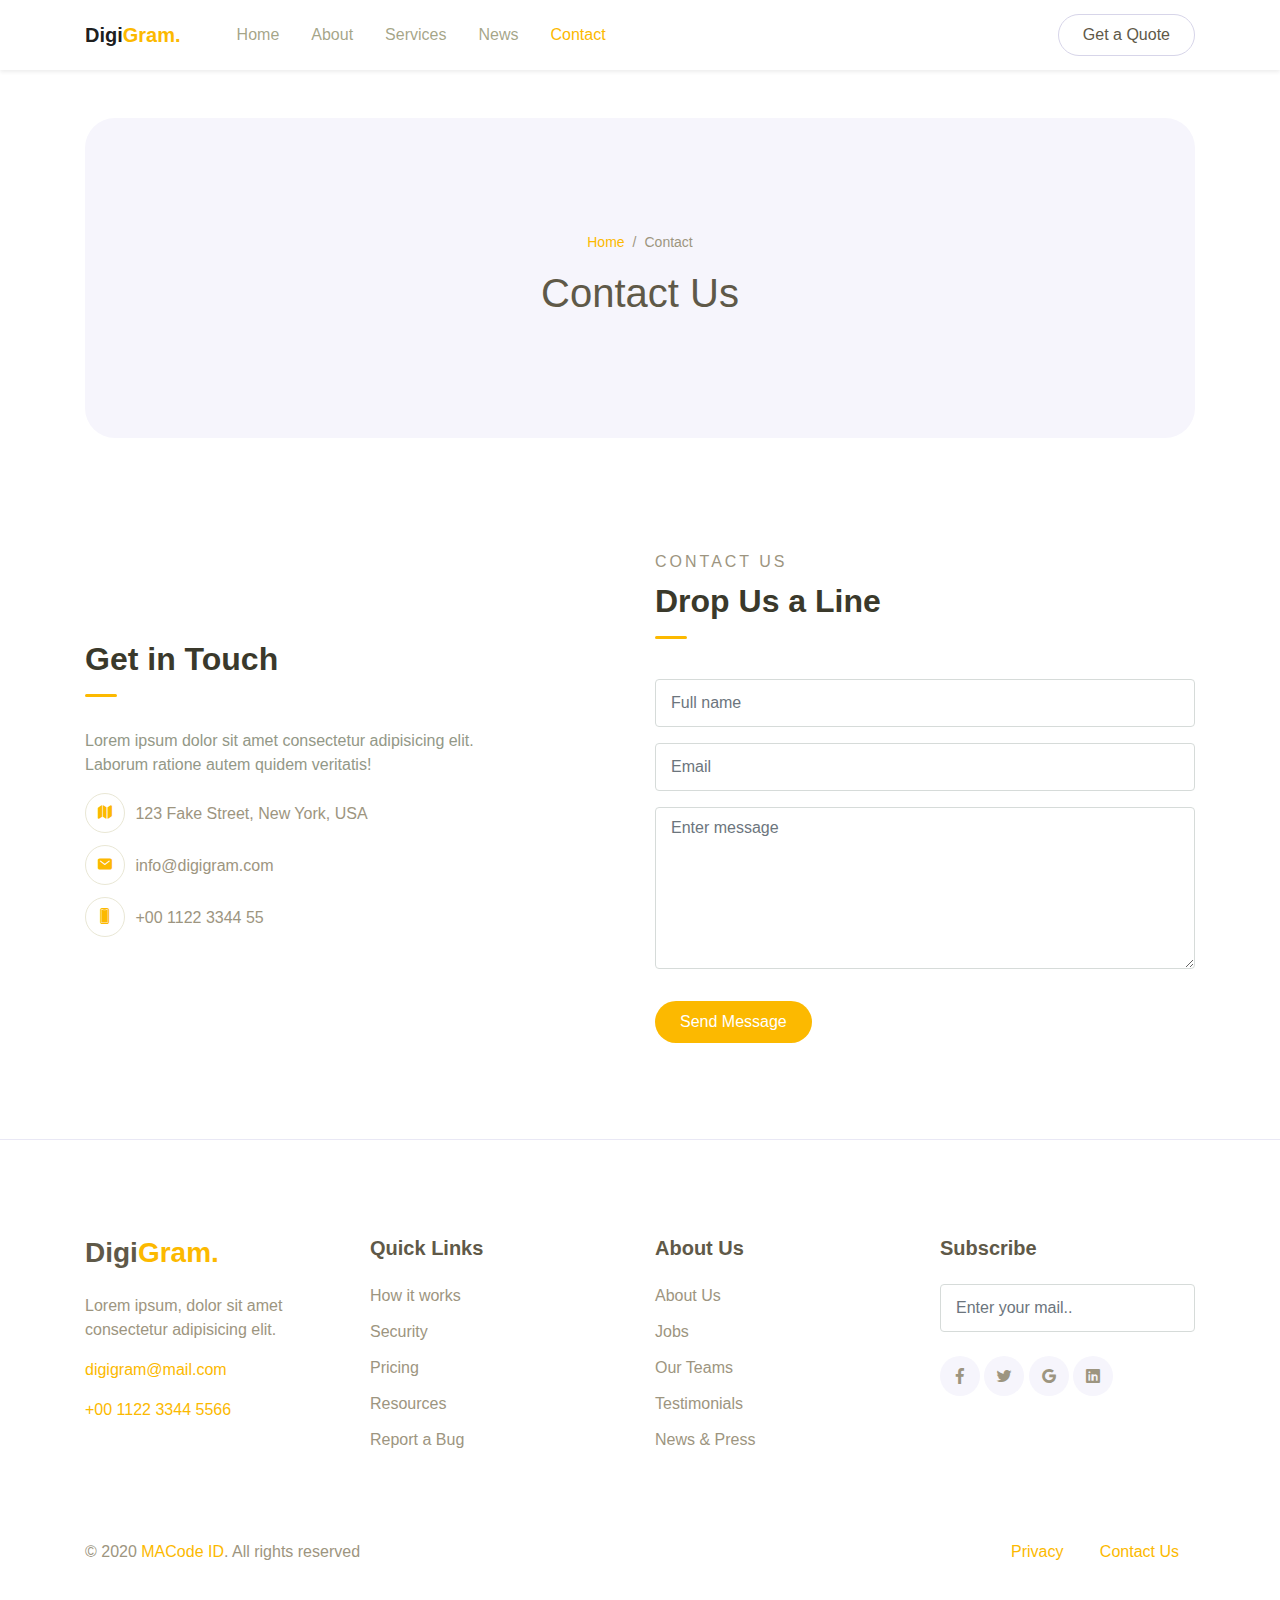
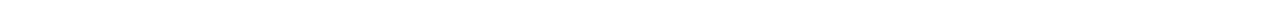
<file: html/contact.html>
<!DOCTYPE html>
<html lang="en">
<head>
  <meta charset="UTF-8">
  <meta name="viewport" content="width=device-width, initial-scale=1.0">

  <meta http-equiv="X-UA-Compatible" content="IE=edge">

  <meta name="copyright" content="MACode ID, https://macodeid.com">

  <title>DigiGram - Free Agency Template</title>

  <link rel="stylesheet" href="../assets/vendor/animate/animate.css">

  <link rel="stylesheet" href="../assets/css/bootstrap.css">

  <link rel="stylesheet" href="../assets/css/maicons.css">

  <link rel="stylesheet" href="../assets/vendor/owl-carousel/css/owl.carousel.css">

  <link rel="stylesheet" href="../assets/css/theme.css">

</head>
<body>

  <!-- Back to top button -->
  <div class="back-to-top"></div>

  <header>
    <nav class="navbar navbar-expand-lg navbar-light shadow-sm">
      <div class="container">
        <a href="index.html" class="navbar-brand">Digi<span class="text-primary">Gram.</span></a>

        <button class="navbar-toggler" data-toggle="collapse" data-target="#navbarContent" aria-controls="navbarContent" aria-expanded="false" aria-label="Toggle navigation">
          <span class="navbar-toggler-icon"></span>
        </button>

        <div class="navbar-collapse collapse" id="navbarContent">
          <ul class="navbar-nav ml-lg-4 pt-3 pt-lg-0">
            <li class="nav-item">
              <a href="index.html" class="nav-link">Home</a>
            </li>
            <li class="nav-item">
              <a href="about.html" class="nav-link">About</a>
            </li>
            <li class="nav-item">
              <a href="services.html" class="nav-link">Services</a>
            </li>
            <li class="nav-item">
              <a href="blog.html" class="nav-link">News</a>
            </li>
            <li class="nav-item active">
              <a href="contact.html" class="nav-link">Contact</a>
            </li>
          </ul>

          <div class="ml-auto">
            <a href="#" class="btn btn-outline rounded-pill">Get a Quote</a>
          </div>
        </div>
      </div>
    </nav>

    <div class="container mt-5">
      <div class="page-banner">
        <div class="row justify-content-center align-items-center h-100">
          <div class="col-md-6">
            <nav aria-label="Breadcrumb">
              <ul class="breadcrumb justify-content-center py-0 bg-transparent">
                <li class="breadcrumb-item"><a href="index.html">Home</a></li>
                <li class="breadcrumb-item active">Contact</li>
              </ul>
            </nav>
            <h1 class="text-center">Contact Us</h1>
          </div>
        </div>
      </div>
    </div>
  </header>

  <main>
    <div class="page-section">
      <div class="container">
        <div class="row align-items-center">
          <div class="col-lg-6 py-3">
            <h2 class="title-section">Get in Touch</h2>
            <div class="divider"></div>
            <p>Lorem ipsum dolor sit amet consectetur adipisicing elit.<br> Laborum ratione autem quidem veritatis!</p>
  
            <ul class="contact-list">
              <li>
                <div class="icon"><span class="mai-map"></span></div>
                <div class="content">123 Fake Street, New York, USA</div>
              </li>
              <li>
                <div class="icon"><span class="mai-mail"></span></div>
                <div class="content"><a href="#">info@digigram.com</a></div>
              </li>
              <li>
                <div class="icon"><span class="mai-phone-portrait"></span></div>
                <div class="content"><a href="#">+00 1122 3344 55</a></div>
              </li>
            </ul>
          </div>
          <div class="col-lg-6 py-3">
            <div class="subhead">Contact Us</div>
            <h2 class="title-section">Drop Us a Line</h2>
            <div class="divider"></div>
            
            <form action="#">
              <div class="py-2">
                <input type="text" class="form-control" placeholder="Full name">
              </div>
              <div class="py-2">
                <input type="text" class="form-control" placeholder="Email">
              </div>
              <div class="py-2">
                <textarea rows="6" class="form-control" placeholder="Enter message"></textarea>
              </div>
              <button type="submit" class="btn btn-primary rounded-pill mt-4">Send Message</button>
            </form>
          </div>
        </div>
      </div> <!-- .container -->
    </div> <!-- .page-section -->
  </main>

  <footer class="page-footer">
    <div class="container">
      <div class="row justify-content-center mb-5">
        <div class="col-lg-3 py-3">
          <h3>Digi<span class="text-primary">Gram.</span></h3>
          <p>Lorem ipsum, dolor sit amet consectetur adipisicing elit.</p>

          <p><a href="#" >digigram@mail.com</a></p>
          <p><a href="#">+00 1122 3344 5566</a></p>
        </div>
        <div class="col-lg-3 py-3">
          <h5>Quick Links</h5>
          <ul class="footer-menu">
            <li><a href="#">How it works</a></li>
            <li><a href="#">Security</a></li>
            <li><a href="#">Pricing</a></li>
            <li><a href="#">Resources</a></li>
            <li><a href="#">Report a Bug</a></li>
          </ul>
        </div>
        <div class="col-lg-3 py-3">
          <h5>About Us</h5>
          <ul class="footer-menu">
            <li><a href="#">About Us</a></li>
            <li><a href="#">Jobs</a></li>
            <li><a href="#">Our Teams</a></li>
            <li><a href="#">Testimonials</a></li>
            <li><a href="#">News & Press</a></li>
          </ul>
        </div>
        <div class="col-lg-3 py-3">
          <h5>Subscribe</h5>
          <form action="#">
            <input type="text" class="form-control" placeholder="Enter your mail..">
          </form>

          <div class="sosmed-button mt-4">
            <a href="#"><span class="mai-logo-facebook-f"></span></a>
            <a href="#"><span class="mai-logo-twitter"></span></a>
            <a href="#"><span class="mai-logo-google"></span></a>
            <a href="#"><span class="mai-logo-linkedin"></span></a>
          </div>
        </div>
      </div>

      <div class="row">
        <div class="col-sm-6 py-2">
          <p id="copyright">&copy; 2020 <a href="https://macodeid.com/">MACode ID</a>. All rights reserved</p>
        </div>
        <div class="col-sm-6 py-2 text-right">
          <div class="d-inline-block px-3">
            <a href="#">Privacy</a>
          </div>
          <div class="d-inline-block px-3">
            <a href="#">Contact Us</a>
          </div>
        </div>
      </div>
    </div> <!-- .container -->
  </footer> <!-- .page-footer -->


  <script src="../assets/js/jquery-3.5.1.min.js"></script>

  <script src="../assets/js/bootstrap.bundle.min.js"></script>

  <script src="../assets/vendor/wow/wow.min.js"></script>

  <script src="../assets/vendor/owl-carousel/js/owl.carousel.min.js"></script>

  <script src="../assets/vendor/waypoints/jquery.waypoints.min.js"></script>

  <script src="../assets/vendor/animateNumber/jquery.animateNumber.min.js"></script>

  <script src="../assets/js/google-maps.js"></script>

  <script src="../assets/js/theme.js"></script>

  <!-- <script async defer src="https://maps.googleapis.com/maps/api/js?key=AIzaSyAIA_zqjFMsJM_sxP9-6Pde5vVCTyJmUHM&callback=initMap"></script> -->


</body>
</html>
</file>
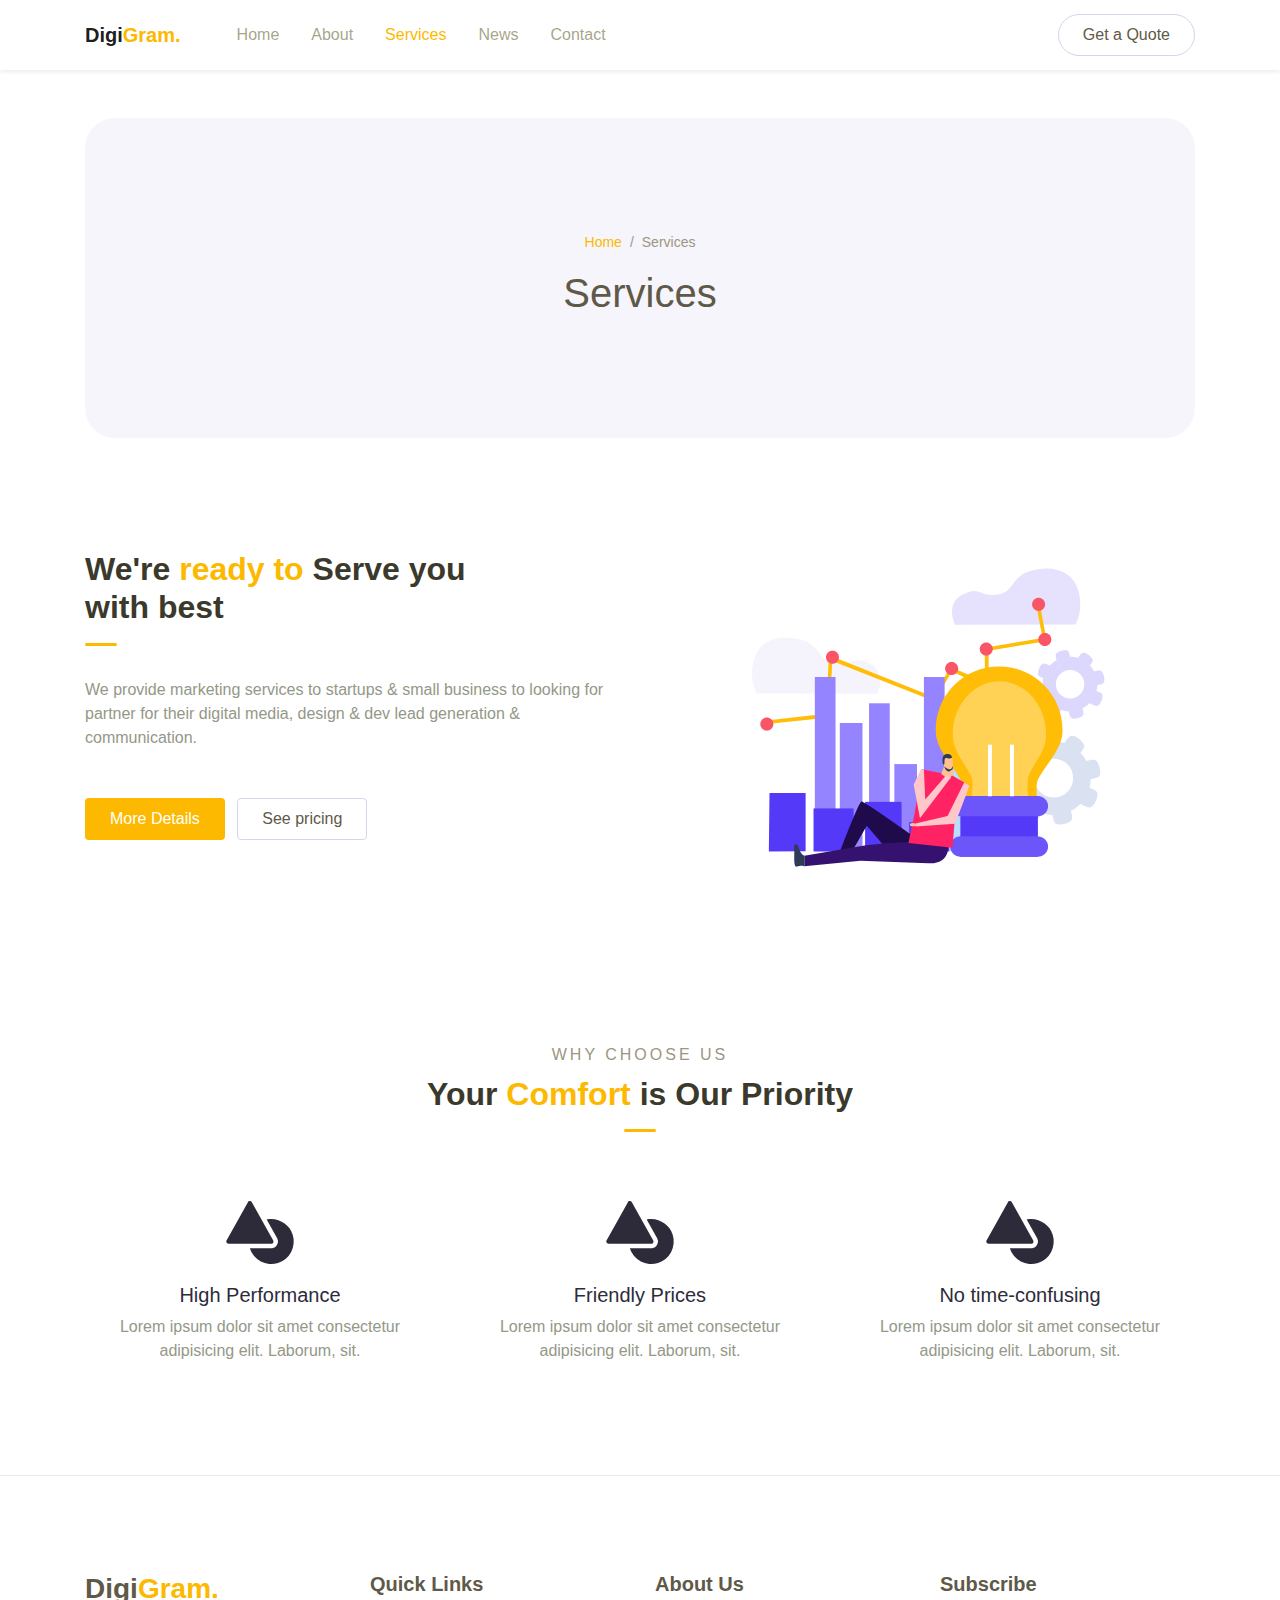
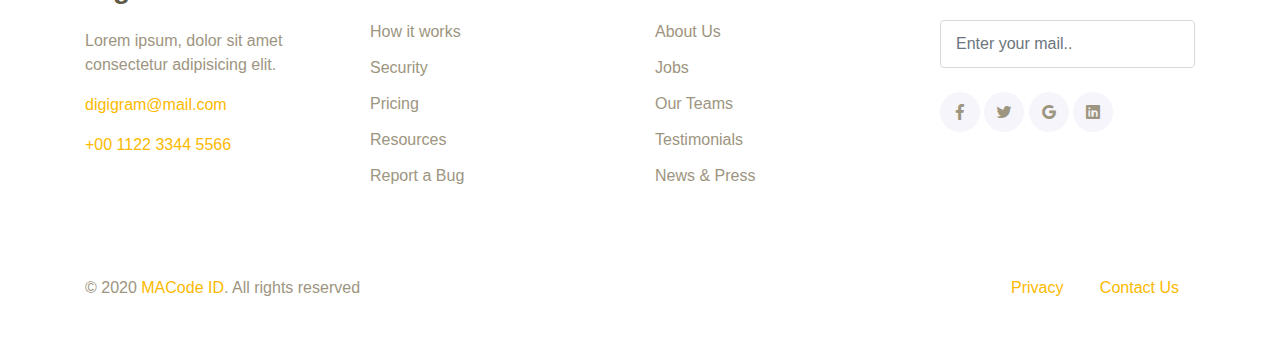
<file: html/services.html>
<!DOCTYPE html>
<html lang="en">
<head>
  <meta charset="UTF-8">
  <meta name="viewport" content="width=device-width, initial-scale=1.0">

  <meta http-equiv="X-UA-Compatible" content="IE=edge">

  <meta name="copyright" content="MACode ID, https://macodeid.com">

  <title>DigiGram - Free Agency Template</title>

  <link rel="stylesheet" href="../assets/vendor/animate/animate.css">

  <link rel="stylesheet" href="../assets/css/bootstrap.css">

  <link rel="stylesheet" href="../assets/css/maicons.css">

  <link rel="stylesheet" href="../assets/vendor/owl-carousel/css/owl.carousel.css">

  <link rel="stylesheet" href="../assets/css/theme.css">

</head>
<body>

  <!-- Back to top button -->
  <div class="back-to-top"></div>

  <header>
    <nav class="navbar navbar-expand-lg navbar-light shadow-sm">
      <div class="container">
        <a href="index.html" class="navbar-brand">Digi<span class="text-primary">Gram.</span></a>

        <button class="navbar-toggler" data-toggle="collapse" data-target="#navbarContent" aria-controls="navbarContent" aria-expanded="false" aria-label="Toggle navigation">
          <span class="navbar-toggler-icon"></span>
        </button>

        <div class="navbar-collapse collapse" id="navbarContent">
          <ul class="navbar-nav ml-lg-4 pt-3 pt-lg-0">
            <li class="nav-item">
              <a href="index.html" class="nav-link">Home</a>
            </li>
            <li class="nav-item">
              <a href="about.html" class="nav-link">About</a>
            </li>
            <li class="nav-item active">
              <a href="services.html" class="nav-link">Services</a>
            </li>
            <li class="nav-item">
              <a href="blog.html" class="nav-link">News</a>
            </li>
            <li class="nav-item">
              <a href="contact.html" class="nav-link">Contact</a>
            </li>
          </ul>

          <div class="ml-auto">
            <a href="#" class="btn btn-outline rounded-pill">Get a Quote</a>
          </div>
        </div>
      </div>
    </nav>

    <div class="container mt-5">
      <div class="page-banner">
        <div class="row justify-content-center align-items-center h-100">
          <div class="col-md-6">
            <nav aria-label="Breadcrumb">
              <ul class="breadcrumb justify-content-center py-0 bg-transparent">
                <li class="breadcrumb-item"><a href="index.html">Home</a></li>
                <li class="breadcrumb-item active">Services</li>
              </ul>
            </nav>
            <h1 class="text-center">Services</h1>
          </div>
        </div>
      </div>
    </div>
  </header>

  <main>
    <div class="page-section">
      <div class="container">
        <div class="row">
          <div class="col-lg-6 py-3">
            <h2 class="title-section">We're <span class="marked">ready to</span> Serve you with best</h2>
            <div class="divider"></div>
            <p class="mb-5">We provide marketing services to startups & small business to looking for partner for their digital media, design & dev lead generation & communication.</p>
            <a href="#" class="btn btn-primary">More Details</a>
            <a href="#" class="btn btn-outline ml-2">See pricing</a>
          </div>
          <div class="col-lg-6 py-3">
            <div class="img-place text-center">
              <img src="../assets/img/bg_image_3.png" alt="">
            </div>
          </div>
        </div>
      </div> <!-- .container -->
    </div> <!-- .page-section -->
  
    <div class="page-section">
      <div class="container">
        <div class="text-center">
          <div class="subhead">Why Choose Us</div>
          <h2 class="title-section">Your <span class="marked">Comfort</span> is Our Priority</h2>
          <div class="divider mx-auto"></div>
        </div>
  
        <div class="row mt-5 text-center">
          <div class="col-lg-4 py-3">
            <div class="display-3"><span class="mai-shapes"></span></div>
            <h5>High Performance</h5>
            <p>Lorem ipsum dolor sit amet consectetur adipisicing elit. Laborum, sit.</p>
          </div>
          <div class="col-lg-4 py-3">
            <div class="display-3"><span class="mai-shapes"></span></div>
            <h5>Friendly Prices</h5>
            <p>Lorem ipsum dolor sit amet consectetur adipisicing elit. Laborum, sit.</p>
          </div>
          <div class="col-lg-4 py-3">
            <div class="display-3"><span class="mai-shapes"></span></div>
            <h5>No time-confusing</h5>
            <p>Lorem ipsum dolor sit amet consectetur adipisicing elit. Laborum, sit.</p>
          </div>
        </div>
      </div> <!-- .container -->
    </div> <!-- .page-section -->
  </main>

  <footer class="page-footer">
    <div class="container">
      <div class="row justify-content-center mb-5">
        <div class="col-lg-3 py-3">
          <h3>Digi<span class="text-primary">Gram.</span></h3>
          <p>Lorem ipsum, dolor sit amet consectetur adipisicing elit.</p>

          <p><a href="#" >digigram@mail.com</a></p>
          <p><a href="#">+00 1122 3344 5566</a></p>
        </div>
        <div class="col-lg-3 py-3">
          <h5>Quick Links</h5>
          <ul class="footer-menu">
            <li><a href="#">How it works</a></li>
            <li><a href="#">Security</a></li>
            <li><a href="#">Pricing</a></li>
            <li><a href="#">Resources</a></li>
            <li><a href="#">Report a Bug</a></li>
          </ul>
        </div>
        <div class="col-lg-3 py-3">
          <h5>About Us</h5>
          <ul class="footer-menu">
            <li><a href="#">About Us</a></li>
            <li><a href="#">Jobs</a></li>
            <li><a href="#">Our Teams</a></li>
            <li><a href="#">Testimonials</a></li>
            <li><a href="#">News & Press</a></li>
          </ul>
        </div>
        <div class="col-lg-3 py-3">
          <h5>Subscribe</h5>
          <form action="#">
            <input type="text" class="form-control" placeholder="Enter your mail..">
          </form>

          <div class="sosmed-button mt-4">
            <a href="#"><span class="mai-logo-facebook-f"></span></a>
            <a href="#"><span class="mai-logo-twitter"></span></a>
            <a href="#"><span class="mai-logo-google"></span></a>
            <a href="#"><span class="mai-logo-linkedin"></span></a>
          </div>
        </div>
      </div>

      <div class="row">
        <div class="col-sm-6 py-2">
          <p id="copyright">&copy; 2020 <a href="https://macodeid.com/">MACode ID</a>. All rights reserved</p>
        </div>
        <div class="col-sm-6 py-2 text-right">
          <div class="d-inline-block px-3">
            <a href="#">Privacy</a>
          </div>
          <div class="d-inline-block px-3">
            <a href="#">Contact Us</a>
          </div>
        </div>
      </div>
    </div> <!-- .container -->
  </footer> <!-- .page-footer -->


  <script src="../assets/js/jquery-3.5.1.min.js"></script>

  <script src="../assets/js/bootstrap.bundle.min.js"></script>

  <script src="../assets/vendor/wow/wow.min.js"></script>

  <script src="../assets/vendor/owl-carousel/js/owl.carousel.min.js"></script>

  <script src="../assets/vendor/waypoints/jquery.waypoints.min.js"></script>

  <script src="../assets/vendor/animateNumber/jquery.animateNumber.min.js"></script>

  <script src="../assets/js/google-maps.js"></script>

  <script src="../assets/js/theme.js"></script>


</body>
</html>
</file>
<file: assets/css/maicons.css>
@font-face {
  font-family: 'maicons';
  src:  url('../fonts/maicons.eot?c9nlkl');
  src:  url('../fonts/maicons.eot?c9nlkl#iefix') format('embedded-opentype'),
    url('../fonts/maicons.ttf?c9nlkl') format('truetype'),
    url('../fonts/maicons.woff?c9nlkl') format('woff'),
    url('../fonts/maicons.svg?c9nlkl#maicons') format('svg');
  font-weight: normal;
  font-style: normal;
  font-display: block;
}

[class^="mai-"], [class*=" mai-"] {
  /* use !important to prevent issues with browser extensions that change fonts */
  font-family: 'maicons' !important;
  speak: none;
  font-style: normal;
  font-weight: normal;
  font-variant: normal;
  text-transform: none;
  line-height: 1;

  /* Better Font Rendering =========== */
  -webkit-font-smoothing: antialiased;
  -moz-osx-font-smoothing: grayscale;
}

.mai-add:before {
  content: "\e900";
}
.mai-add-circle:before {
  content: "\e901";
}
.mai-add-circle-outline:before {
  content: "\e902";
}
.mai-airplane:before {
  content: "\e903";
}
.mai-airplane-outline:before {
  content: "\e904";
}
.mai-alarm:before {
  content: "\e905";
}
.mai-alarm-outline:before {
  content: "\e906";
}
.mai-albums:before {
  content: "\e907";
}
.mai-albums-outline:before {
  content: "\e908";
}
.mai-alert:before {
  content: "\e909";
}
.mai-alert-circle:before {
  content: "\e90a";
}
.mai-alert-circle-outline:before {
  content: "\e90b";
}
.mai-analytics:before {
  content: "\e90c";
}
.mai-analytics-outline:before {
  content: "\e90d";
}
.mai-aperture:before {
  content: "\e90e";
}
.mai-aperture-outline:before {
  content: "\e90f";
}
.mai-apps:before {
  content: "\e910";
}
.mai-apps-outline:before {
  content: "\e911";
}
.mai-archive:before {
  content: "\e912";
}
.mai-archive-outline:before {
  content: "\e913";
}
.mai-arrow-back:before {
  content: "\e914";
}
.mai-arrow-back-circle:before {
  content: "\e915";
}
.mai-arrow-back-circle-outline:before {
  content: "\e916";
}
.mai-arrow-down:before {
  content: "\e917";
}
.mai-arrow-down-circle:before {
  content: "\e918";
}
.mai-arrow-down-circle-outline:before {
  content: "\e919";
}
.mai-arrow-forward:before {
  content: "\e91a";
}
.mai-arrow-forward-circle:before {
  content: "\e91b";
}
.mai-arrow-forward-circle-outline:before {
  content: "\e91c";
}
.mai-arrow-redo:before {
  content: "\e91d";
}
.mai-arrow-redo-circle:before {
  content: "\e91e";
}
.mai-arrow-redo-circle-outline:before {
  content: "\e91f";
}
.mai-arrow-redo-outline:before {
  content: "\e920";
}
.mai-arrow-undo:before {
  content: "\e921";
}
.mai-arrow-undo-circle:before {
  content: "\e922";
}
.mai-arrow-undo-circle-outline:before {
  content: "\e923";
}
.mai-arrow-undo-outline:before {
  content: "\e924";
}
.mai-arrow-up:before {
  content: "\e925";
}
.mai-arrow-up-circle:before {
  content: "\e926";
}
.mai-arrow-up-circle-outline:before {
  content: "\e927";
}
.mai-at:before {
  content: "\e928";
}
.mai-at-circle:before {
  content: "\e929";
}
.mai-at-circle-outline:before {
  content: "\e92a";
}
.mai-attach:before {
  content: "\e92b";
}
.mai-attach-outline:before {
  content: "\e92c";
}
.mai-backspace:before {
  content: "\e92d";
}
.mai-backspace-outline:before {
  content: "\e92e";
}
.mai-bandage:before {
  content: "\e92f";
}
.mai-bandage-outline:before {
  content: "\e930";
}
.mai-bar-chart:before {
  content: "\e932";
}
.mai-bar-chart-outline:before {
  content: "\e933";
}
.mai-barbell:before {
  content: "\e931";
}
.mai-barcode:before {
  content: "\e934";
}
.mai-barcode-outline:before {
  content: "\e935";
}
.mai-baseball:before {
  content: "\e936";
}
.mai-baseball-outline:before {
  content: "\e937";
}
.mai-basket:before {
  content: "\e938";
}
.mai-basket-outline:before {
  content: "\e93b";
}
.mai-basketball:before {
  content: "\e939";
}
.mai-basketball-outline:before {
  content: "\e93a";
}
.mai-battery-charging:before {
  content: "\e93c";
}
.mai-battery-dead:before {
  content: "\e93d";
}
.mai-battery-full:before {
  content: "\e93e";
}
.mai-battery-half:before {
  content: "\e93f";
}
.mai-beaker:before {
  content: "\e940";
}
.mai-beaker-outline:before {
  content: "\e941";
}
.mai-bed:before {
  content: "\e942";
}
.mai-bed-outline:before {
  content: "\e943";
}
.mai-beer:before {
  content: "\e944";
}
.mai-beer-outline:before {
  content: "\e945";
}
.mai-bicycle:before {
  content: "\e946";
}
.mai-bluetooth:before {
  content: "\e947";
}
.mai-boat:before {
  content: "\e948";
}
.mai-boat-outline:before {
  content: "\e949";
}
.mai-body:before {
  content: "\e94a";
}
.mai-body-outline:before {
  content: "\e94b";
}
.mai-bonfire:before {
  content: "\e94c";
}
.mai-bonfire-outline:before {
  content: "\e94d";
}
.mai-book:before {
  content: "\e94e";
}
.mai-book-outline:before {
  content: "\e953";
}
.mai-bookmark:before {
  content: "\e94f";
}
.mai-bookmark-outline:before {
  content: "\e950";
}
.mai-bookmarks:before {
  content: "\e951";
}
.mai-bookmarks-outline:before {
  content: "\e952";
}
.mai-briefcase:before {
  content: "\e954";
}
.mai-briefcase-outline:before {
  content: "\e955";
}
.mai-browsers:before {
  content: "\e956";
}
.mai-browsers-outline:before {
  content: "\e957";
}
.mai-brush:before {
  content: "\e958";
}
.mai-brush-outline:before {
  content: "\e959";
}
.mai-bug:before {
  content: "\e95a";
}
.mai-bug-outline:before {
  content: "\e95b";
}
.mai-build:before {
  content: "\e95c";
}
.mai-build-outline:before {
  content: "\e95d";
}
.mai-bulb:before {
  content: "\e95e";
}
.mai-bulb-outline:before {
  content: "\e95f";
}
.mai-bus:before {
  content: "\e960";
}
.mai-bus-outline:before {
  content: "\e963";
}
.mai-business:before {
  content: "\e961";
}
.mai-business-outline:before {
  content: "\e962";
}
.mai-cafe:before {
  content: "\e964";
}
.mai-cafe-outline:before {
  content: "\e965";
}
.mai-calculator:before {
  content: "\e966";
}
.mai-calculator-outline:before {
  content: "\e967";
}
.mai-calendar:before {
  content: "\e968";
}
.mai-calendar-outline:before {
  content: "\e969";
}
.mai-call:before {
  content: "\e96a";
}
.mai-call-outline:before {
  content: "\e96b";
}
.mai-camera:before {
  content: "\e96c";
}
.mai-camera-outline:before {
  content: "\e96d";
}
.mai-camera-reverse:before {
  content: "\e96e";
}
.mai-camera-reverse-outline:before {
  content: "\e96f";
}
.mai-car:before {
  content: "\e970";
}
.mai-car-outline:before {
  content: "\e97f";
}
.mai-car-sport:before {
  content: "\e980";
}
.mai-car-sport-outline:before {
  content: "\e981";
}
.mai-card:before {
  content: "\e971";
}
.mai-card-outline:before {
  content: "\e972";
}
.mai-caret-back:before {
  content: "\e973";
}
.mai-caret-back-circle:before {
  content: "\e974";
}
.mai-caret-back-circle-outline:before {
  content: "\e975";
}
.mai-caret-down:before {
  content: "\e976";
}
.mai-caret-down-circle:before {
  content: "\e977";
}
.mai-caret-down-circle-outline:before {
  content: "\e978";
}
.mai-caret-forward:before {
  content: "\e979";
}
.mai-caret-forward-circle:before {
  content: "\e97a";
}
.mai-caret-forward-circle-outline:before {
  content: "\e97b";
}
.mai-caret-up:before {
  content: "\e97c";
}
.mai-caret-up-circle:before {
  content: "\e97d";
}
.mai-caret-up-circle-outline:before {
  content: "\e97e";
}
.mai-cart:before {
  content: "\e982";
}
.mai-cart-outline:before {
  content: "\e983";
}
.mai-cash:before {
  content: "\e984";
}
.mai-cash-outline:before {
  content: "\e985";
}
.mai-chatbox:before {
  content: "\e986";
}
.mai-chatbox-ellipses:before {
  content: "\e987";
}
.mai-chatbox-ellipses-outline:before {
  content: "\e988";
}
.mai-chatbox-outline:before {
  content: "\e989";
}
.mai-chatbubble:before {
  content: "\e98a";
}
.mai-chatbubble-ellipses:before {
  content: "\e98b";
}
.mai-chatbubble-ellipses-outline:before {
  content: "\e98c";
}
.mai-chatbubble-outline:before {
  content: "\e98d";
}
.mai-chatbubbles:before {
  content: "\e98e";
}
.mai-chatbubbles-outline:before {
  content: "\e98f";
}
.mai-checkbox:before {
  content: "\e990";
}
.mai-checkbox-outline:before {
  content: "\e991";
}
.mai-checkmark:before {
  content: "\e992";
}
.mai-checkmark-circle:before {
  content: "\e993";
}
.mai-checkmark-circle-outline:before {
  content: "\e994";
}
.mai-checkmark-done:before {
  content: "\e995";
}
.mai-checkmark-done-circle:before {
  content: "\e996";
}
.mai-checkmark-done-circle-outline:before {
  content: "\e997";
}
.mai-chevron-back:before {
  content: "\e998";
}
.mai-chevron-back-circle:before {
  content: "\e999";
}
.mai-chevron-back-circle-outline:before {
  content: "\e99a";
}
.mai-chevron-down:before {
  content: "\e99b";
}
.mai-chevron-down-circle:before {
  content: "\e99c";
}
.mai-chevron-down-circle-outline:before {
  content: "\e99d";
}
.mai-chevron-forward:before {
  content: "\e99e";
}
.mai-chevron-forward-circle:before {
  content: "\e99f";
}
.mai-chevron-forward-circle-outline:before {
  content: "\e9a0";
}
.mai-chevron-up:before {
  content: "\e9a1";
}
.mai-chevron-up-circle:before {
  content: "\e9a2";
}
.mai-chevron-up-circle-outline:before {
  content: "\e9a3";
}
.mai-clipboard:before {
  content: "\e9a4";
}
.mai-clipboard-outline:before {
  content: "\e9a5";
}
.mai-close:before {
  content: "\e9a6";
}
.mai-close-circle:before {
  content: "\e9a7";
}
.mai-close-circle-outline:before {
  content: "\e9a8";
}
.mai-cloud:before {
  content: "\e9a9";
}
.mai-cloud-circle:before {
  content: "\e9aa";
}
.mai-cloud-circle-outline:before {
  content: "\e9ab";
}
.mai-cloud-done:before {
  content: "\e9ac";
}
.mai-cloud-done-outline:before {
  content: "\e9ad";
}
.mai-cloud-download:before {
  content: "\e9ae";
}
.mai-cloud-download-outline:before {
  content: "\e9af";
}
.mai-cloud-offline:before {
  content: "\e9b0";
}
.mai-cloud-offline-outline:before {
  content: "\e9b1";
}
.mai-cloud-outline:before {
  content: "\e9b2";
}
.mai-cloud-upload:before {
  content: "\e9b3";
}
.mai-cloud-upload-outline:before {
  content: "\e9b4";
}
.mai-cloudy:before {
  content: "\e9b5";
}
.mai-cloudy-night:before {
  content: "\e9b6";
}
.mai-cloudy-night-outline:before {
  content: "\e9b7";
}
.mai-cloudy-outline:before {
  content: "\e9b8";
}
.mai-code:before {
  content: "\e9b9";
}
.mai-code-download:before {
  content: "\e9ba";
}
.mai-code-slash:before {
  content: "\e9bb";
}
.mai-code-working:before {
  content: "\e9bc";
}
.mai-cog:before {
  content: "\e9bd";
}
.mai-color-fill:before {
  content: "\e9be";
}
.mai-color-fill-outline:before {
  content: "\e9bf";
}
.mai-color-filter:before {
  content: "\e9c0";
}
.mai-color-filter-outline:before {
  content: "\e9c1";
}
.mai-color-palette:before {
  content: "\e9c2";
}
.mai-color-palette-outline:before {
  content: "\e9c3";
}
.mai-color-wand:before {
  content: "\e9c4";
}
.mai-color-wand-outline:before {
  content: "\e9c5";
}
.mai-compass:before {
  content: "\e9c6";
}
.mai-compass-outline:before {
  content: "\e9c7";
}
.mai-construct:before {
  content: "\e9c8";
}
.mai-construct-outline:before {
  content: "\e9c9";
}
.mai-contract:before {
  content: "\e9ca";
}
.mai-contrast:before {
  content: "\e9cb";
}
.mai-copy:before {
  content: "\e9cc";
}
.mai-copy-outline:before {
  content: "\e9cd";
}
.mai-create:before {
  content: "\e9ce";
}
.mai-create-outline:before {
  content: "\e9cf";
}
.mai-crop:before {
  content: "\e9d0";
}
.mai-cube:before {
  content: "\e9d1";
}
.mai-cube-outline:before {
  content: "\e9d2";
}
.mai-cut:before {
  content: "\e9d3";
}
.mai-desktop:before {
  content: "\e9d4";
}
.mai-desktop-outline:before {
  content: "\e9d5";
}
.mai-disc:before {
  content: "\e9d6";
}
.mai-disc-outline:before {
  content: "\e9d7";
}
.mai-document:before {
  content: "\e9d8";
}
.mai-document-outline:before {
  content: "\e9d9";
}
.mai-document-text:before {
  content: "\e9dc";
}
.mai-document-text-outline:before {
  content: "\e9dd";
}
.mai-documents:before {
  content: "\e9da";
}
.mai-documents-outline:before {
  content: "\e9db";
}
.mai-download:before {
  content: "\e9de";
}
.mai-download-outline:before {
  content: "\e9df";
}
.mai-duplicate:before {
  content: "\e9e0";
}
.mai-duplicate-outline:before {
  content: "\e9e1";
}
.mai-ear:before {
  content: "\e9e2";
}
.mai-ear-outline:before {
  content: "\e9e3";
}
.mai-earth:before {
  content: "\e9e4";
}
.mai-earth-outline:before {
  content: "\e9e5";
}
.mai-easel:before {
  content: "\e9e6";
}
.mai-easel-outline:before {
  content: "\e9e7";
}
.mai-egg:before {
  content: "\e9e8";
}
.mai-egg-outline:before {
  content: "\e9e9";
}
.mai-ellipse:before {
  content: "\e9ea";
}
.mai-ellipse-outline:before {
  content: "\e9eb";
}
.mai-ellipsis-horizontal:before {
  content: "\e9ec";
}
.mai-ellipsis-horizontal-circle:before {
  content: "\e9ed";
}
.mai-ellipsis-vertical:before {
  content: "\e9ee";
}
.mai-ellipsis-vertical-circle:before {
  content: "\e9ef";
}
.mai-enter:before {
  content: "\e9f0";
}
.mai-enter-outline:before {
  content: "\e9f1";
}
.mai-exit:before {
  content: "\e9f2";
}
.mai-exit-outline:before {
  content: "\e9f3";
}
.mai-expand:before {
  content: "\e9f4";
}
.mai-eye:before {
  content: "\e9f5";
}
.mai-eye-off:before {
  content: "\e9f8";
}
.mai-eye-off-outline:before {
  content: "\e9f9";
}
.mai-eye-outline:before {
  content: "\e9fa";
}
.mai-eyedrop:before {
  content: "\e9f6";
}
.mai-eyedrop-outline:before {
  content: "\e9f7";
}
.mai-fast-food:before {
  content: "\e9fb";
}
.mai-fast-food-outline:before {
  content: "\e9fc";
}
.mai-female:before {
  content: "\e9fd";
}
.mai-file-tray:before {
  content: "\e9fe";
}
.mai-file-tray-full:before {
  content: "\e9ff";
}
.mai-file-tray-full-outline:before {
  content: "\ea00";
}
.mai-file-tray-outline:before {
  content: "\ea01";
}
.mai-film:before {
  content: "\ea02";
}
.mai-film-outline:before {
  content: "\ea03";
}
.mai-filter:before {
  content: "\ea04";
}
.mai-finger-print:before {
  content: "\ea05";
}
.mai-fitness:before {
  content: "\ea06";
}
.mai-fitness-outline:before {
  content: "\ea07";
}
.mai-flag:before {
  content: "\ea08";
}
.mai-flag-outline:before {
  content: "\ea09";
}
.mai-flame:before {
  content: "\ea0a";
}
.mai-flame-outline:before {
  content: "\ea0b";
}
.mai-flash:before {
  content: "\ea0c";
}
.mai-flash-off:before {
  content: "\ea0f";
}
.mai-flash-off-outline:before {
  content: "\ea10";
}
.mai-flash-outline:before {
  content: "\ea11";
}
.mai-flashlight:before {
  content: "\ea0d";
}
.mai-flashlight-outline:before {
  content: "\ea0e";
}
.mai-flask:before {
  content: "\ea12";
}
.mai-flask-outline:before {
  content: "\ea13";
}
.mai-flower:before {
  content: "\ea14";
}
.mai-flower-outline:before {
  content: "\ea15";
}
.mai-folder:before {
  content: "\ea16";
}
.mai-folder-open:before {
  content: "\ea17";
}
.mai-folder-open-outline:before {
  content: "\ea18";
}
.mai-folder-outline:before {
  content: "\ea19";
}
.mai-football:before {
  content: "\ea1a";
}
.mai-football-outline:before {
  content: "\ea1b";
}
.mai-funnel:before {
  content: "\ea1c";
}
.mai-funnel-outline:before {
  content: "\ea1d";
}
.mai-game-controller:before {
  content: "\ea1e";
}
.mai-game-controller-outline:before {
  content: "\ea1f";
}
.mai-gift:before {
  content: "\ea20";
}
.mai-gift-outline:before {
  content: "\ea21";
}
.mai-git-branch:before {
  content: "\ea22";
}
.mai-git-commit:before {
  content: "\ea23";
}
.mai-git-compare:before {
  content: "\ea24";
}
.mai-git-merge:before {
  content: "\ea25";
}
.mai-git-network:before {
  content: "\ea26";
}
.mai-git-pull-request:before {
  content: "\ea27";
}
.mai-glasses:before {
  content: "\ea28";
}
.mai-glasses-outline:before {
  content: "\ea29";
}
.mai-globe:before {
  content: "\ea2a";
}
.mai-globe-outline:before {
  content: "\ea2b";
}
.mai-golf:before {
  content: "\ea2c";
}
.mai-golf-outline:before {
  content: "\ea2d";
}
.mai-grid:before {
  content: "\ea2e";
}
.mai-grid-outline:before {
  content: "\ea2f";
}
.mai-hammer:before {
  content: "\ea30";
}
.mai-hammer-outline:before {
  content: "\ea31";
}
.mai-hand-left:before {
  content: "\ea32";
}
.mai-hand-left-outline:before {
  content: "\ea33";
}
.mai-hand-right:before {
  content: "\ea34";
}
.mai-hand-right-outline:before {
  content: "\ea35";
}
.mai-happy:before {
  content: "\ea36";
}
.mai-happy-outline:before {
  content: "\ea37";
}
.mai-hardware-chip:before {
  content: "\ea38";
}
.mai-hardware-chip-outline:before {
  content: "\ea39";
}
.mai-headset:before {
  content: "\ea3a";
}
.mai-headset-outline:before {
  content: "\ea3b";
}
.mai-heart:before {
  content: "\ea3c";
}
.mai-heart-circle:before {
  content: "\ea3d";
}
.mai-heart-circle-outline:before {
  content: "\ea3e";
}
.mai-heart-dislike:before {
  content: "\ea3f";
}
.mai-heart-dislike-circle:before {
  content: "\ea40";
}
.mai-heart-dislike-circle-outline:before {
  content: "\ea41";
}
.mai-heart-dislike-outline:before {
  content: "\ea42";
}
.mai-heart-half:before {
  content: "\ea43";
}
.mai-heart-half-outline:before {
  content: "\ea44";
}
.mai-heart-outline:before {
  content: "\ea45";
}
.mai-help:before {
  content: "\ea46";
}
.mai-help-buoy:before {
  content: "\ea47";
}
.mai-help-buoy-outline:before {
  content: "\ea48";
}
.mai-help-circle:before {
  content: "\ea49";
}
.mai-help-circle-outline:before {
  content: "\ea4a";
}
.mai-home:before {
  content: "\ea4b";
}
.mai-home-outline:before {
  content: "\ea4c";
}
.mai-hourglass:before {
  content: "\ea4d";
}
.mai-hourglass-outline:before {
  content: "\ea4e";
}
.mai-ice-cream:before {
  content: "\ea4f";
}
.mai-ice-cream-outline:before {
  content: "\ea50";
}
.mai-image:before {
  content: "\ea51";
}
.mai-image-outline:before {
  content: "\ea52";
}
.mai-images:before {
  content: "\ea53";
}
.mai-images-outline:before {
  content: "\ea54";
}
.mai-infinite:before {
  content: "\ea55";
}
.mai-information:before {
  content: "\ea56";
}
.mai-information-circle:before {
  content: "\ea57";
}
.mai-information-circle-outline:before {
  content: "\ea58";
}
.mai-journal:before {
  content: "\ea59";
}
.mai-journal-outline:before {
  content: "\ea5a";
}
.mai-key:before {
  content: "\ea5b";
}
.mai-key-outline:before {
  content: "\ea5c";
}
.mai-keypad:before {
  content: "\ea5d";
}
.mai-keypad-outline:before {
  content: "\ea5e";
}
.mai-language:before {
  content: "\ea5f";
}
.mai-laptop:before {
  content: "\ea60";
}
.mai-laptop-outline:before {
  content: "\ea61";
}
.mai-layers:before {
  content: "\ea62";
}
.mai-layers-outline:before {
  content: "\ea63";
}
.mai-leaf:before {
  content: "\ea64";
}
.mai-leaf-outline:before {
  content: "\ea65";
}
.mai-library:before {
  content: "\ea66";
}
.mai-library-outline:before {
  content: "\ea67";
}
.mai-link:before {
  content: "\ea68";
}
.mai-list:before {
  content: "\ea69";
}
.mai-list-circle:before {
  content: "\ea6a";
}
.mai-list-circle-outline:before {
  content: "\ea6b";
}
.mai-locate:before {
  content: "\ea6c";
}
.mai-location:before {
  content: "\ea6d";
}
.mai-location-outline:before {
  content: "\ea6e";
}
.mai-lock-closed:before {
  content: "\ea6f";
}
.mai-lock-closed-outline:before {
  content: "\ea70";
}
.mai-lock-open:before {
  content: "\ea71";
}
.mai-lock-open-outline:before {
  content: "\ea72";
}
.mai-log-in:before {
  content: "\ea73";
}
.mai-log-in-outline:before {
  content: "\ea74";
}
.mai-log-out:before {
  content: "\ea75";
}
.mai-log-out-outline:before {
  content: "\ea76";
}
.mai-logo-500px:before {
  content: "\ea8e";
}
.mai-logo-accessible-icon:before {
  content: "\eaef";
}
.mai-logo-accusoft:before {
  content: "\eba2";
}
.mai-logo-algolia:before {
  content: "\eba3";
}
.mai-logo-alipay:before {
  content: "\eba4";
}
.mai-logo-amazon:before {
  content: "\eba5";
}
.mai-logo-amplify:before {
  content: "\eba6";
}
.mai-logo-android:before {
  content: "\eba7";
}
.mai-logo-angular:before {
  content: "\eba8";
}
.mai-logo-apple:before {
  content: "\eba9";
}
.mai-logo-apple-appstore:before {
  content: "\ebaa";
}
.mai-logo-aws:before {
  content: "\ebab";
}
.mai-logo-behance:before {
  content: "\ebac";
}
.mai-logo-bitbucket:before {
  content: "\ebad";
}
.mai-logo-bitcoin:before {
  content: "\ebae";
}
.mai-logo-blackberry:before {
  content: "\ebaf";
}
.mai-logo-blogger:before {
  content: "\ebb0";
}
.mai-logo-buffer:before {
  content: "\ebb1";
}
.mai-logo-buysellads:before {
  content: "\ebb2";
}
.mai-logo-capacitor:before {
  content: "\ebb3";
}
.mai-logo-cc-amazon-pay:before {
  content: "\ebb4";
}
.mai-logo-cc-amex:before {
  content: "\ebb5";
}
.mai-logo-cc-apple-pay:before {
  content: "\ebb6";
}
.mai-logo-cc-diners-club:before {
  content: "\ebb7";
}
.mai-logo-cc-discover:before {
  content: "\ebb8";
}
.mai-logo-cc-jcb:before {
  content: "\ebb9";
}
.mai-logo-cc-mastercard:before {
  content: "\ebba";
}
.mai-logo-cc-paypal:before {
  content: "\ebbb";
}
.mai-logo-cc-stripe:before {
  content: "\ebbc";
}
.mai-logo-cc-visa:before {
  content: "\ebbd";
}
.mai-logo-chrome:before {
  content: "\ebbe";
}
.mai-logo-closed-captioning:before {
  content: "\ebbf";
}
.mai-logo-codepen:before {
  content: "\ebc0";
}
.mai-logo-cpanel:before {
  content: "\ebc1";
}
.mai-logo-creative-commons:before {
  content: "\ebc2";
}
.mai-logo-css3:before {
  content: "\ebc3";
}
.mai-logo-cuttlefish:before {
  content: "\ebc4";
}
.mai-logo-d-and-d:before {
  content: "\ebc5";
}
.mai-logo-dashcube:before {
  content: "\ebc6";
}
.mai-logo-designernews:before {
  content: "\ebc7";
}
.mai-logo-deviantart:before {
  content: "\ebc8";
}
.mai-logo-digg:before {
  content: "\ebc9";
}
.mai-logo-digital-ocean:before {
  content: "\ebca";
}
.mai-logo-discord:before {
  content: "\ebcb";
}
.mai-logo-discourse:before {
  content: "\ebcc";
}
.mai-logo-dochub:before {
  content: "\ebcd";
}
.mai-logo-docker:before {
  content: "\ebce";
}
.mai-logo-dribbble:before {
  content: "\ebcf";
}
.mai-logo-dropbox:before {
  content: "\ebd0";
}
.mai-logo-drupal:before {
  content: "\ebd1";
}
.mai-logo-dyalog:before {
  content: "\ebd2";
}
.mai-logo-earlybirds:before {
  content: "\ebd3";
}
.mai-logo-ebay:before {
  content: "\ebd4";
}
.mai-logo-edge:before {
  content: "\ebd5";
}
.mai-logo-electron:before {
  content: "\ebd6";
}
.mai-logo-elementor:before {
  content: "\ebd7";
}
.mai-logo-ello:before {
  content: "\ebd8";
}
.mai-logo-ember:before {
  content: "\ebd9";
}
.mai-logo-empire:before {
  content: "\ebda";
}
.mai-logo-envira:before {
  content: "\ebdb";
}
.mai-logo-erlang:before {
  content: "\ebdc";
}
.mai-logo-etsy:before {
  content: "\ebdd";
}
.mai-logo-euro:before {
  content: "\ebde";
}
.mai-logo-expeditedssl:before {
  content: "\ebdf";
}
.mai-logo-facebook:before {
  content: "\ebe0";
}
.mai-logo-facebook-f:before {
  content: "\ebe1";
}
.mai-logo-facebook-messenger:before {
  content: "\ebe2";
}
.mai-logo-firebase:before {
  content: "\ebe3";
}
.mai-logo-firefox:before {
  content: "\ebe4";
}
.mai-logo-flickr:before {
  content: "\ebe5";
}
.mai-logo-flipboard:before {
  content: "\ebe6";
}
.mai-logo-fly:before {
  content: "\ebe7";
}
.mai-logo-foursquare:before {
  content: "\ebe8";
}
.mai-logo-freebsd:before {
  content: "\ebe9";
}
.mai-logo-gg:before {
  content: "\ebea";
}
.mai-logo-git:before {
  content: "\ebeb";
}
.mai-logo-github:before {
  content: "\ebec";
}
.mai-logo-github-alt:before {
  content: "\ebed";
}
.mai-logo-gitlab:before {
  content: "\ebee";
}
.mai-logo-gitter:before {
  content: "\ebef";
}
.mai-logo-glide:before {
  content: "\ebf0";
}
.mai-logo-glide-g:before {
  content: "\ebf1";
}
.mai-logo-google:before {
  content: "\ebf2";
}
.mai-logo-google-drive:before {
  content: "\ebf3";
}
.mai-logo-google-play:before {
  content: "\ebf4";
}
.mai-logo-google-playstore:before {
  content: "\ebf5";
}
.mai-logo-google-plus:before {
  content: "\ebf6";
}
.mai-logo-google-plus-g:before {
  content: "\ebf7";
}
.mai-logo-google-wallet:before {
  content: "\ebf8";
}
.mai-logo-grunt:before {
  content: "\ebf9";
}
.mai-logo-gulp:before {
  content: "\ebfa";
}
.mai-logo-hackernews:before {
  content: "\ebfb";
}
.mai-logo-hotjar:before {
  content: "\ebfc";
}
.mai-logo-html5:before {
  content: "\ebfd";
}
.mai-logo-hubspot:before {
  content: "\ebfe";
}
.mai-logo-imdb:before {
  content: "\ebff";
}
.mai-logo-instagram:before {
  content: "\ec00";
}
.mai-logo-internet-explorer:before {
  content: "\ec01";
}
.mai-logo-ionic:before {
  content: "\ec02";
}
.mai-logo-ionitron:before {
  content: "\ec03";
}
.mai-logo-itunes:before {
  content: "\ec04";
}
.mai-logo-java:before {
  content: "\ec05";
}
.mai-logo-javascript:before {
  content: "\ec06";
}
.mai-logo-joomla:before {
  content: "\ec07";
}
.mai-logo-jsfiddle:before {
  content: "\ec08";
}
.mai-logo-keycdn:before {
  content: "\ec09";
}
.mai-logo-laravel:before {
  content: "\ec0a";
}
.mai-logo-lastfm:before {
  content: "\ec0b";
}
.mai-logo-leanpub:before {
  content: "\ec0c";
}
.mai-logo-less:before {
  content: "\ec0d";
}
.mai-logo-line:before {
  content: "\ec0e";
}
.mai-logo-linkedin:before {
  content: "\ec0f";
}
.mai-logo-linux:before {
  content: "\ec10";
}
.mai-logo-magento:before {
  content: "\ec11";
}
.mai-logo-mailchimp:before {
  content: "\ec12";
}
.mai-logo-markdown:before {
  content: "\ec13";
}
.mai-logo-maxcdn:before {
  content: "\ec14";
}
.mai-logo-medium:before {
  content: "\ec15";
}
.mai-logo-medium-m:before {
  content: "\ec16";
}
.mai-logo-meetup:before {
  content: "\ec17";
}
.mai-logo-microsoft:before {
  content: "\ec18";
}
.mai-logo-mix:before {
  content: "\ec19";
}
.mai-logo-mixcloud:before {
  content: "\ec1a";
}
.mai-logo-nodejs:before {
  content: "\ec1b";
}
.mai-logo-npm:before {
  content: "\ec1c";
}
.mai-logo-octocat:before {
  content: "\ec1d";
}
.mai-logo-opencart:before {
  content: "\ec1e";
}
.mai-logo-openid:before {
  content: "\ec1f";
}
.mai-logo-opera:before {
  content: "\ec20";
}
.mai-logo-patreon:before {
  content: "\ec21";
}
.mai-logo-paypal:before {
  content: "\ec22";
}
.mai-logo-php:before {
  content: "\ec23";
}
.mai-logo-pinterest:before {
  content: "\ec24";
}
.mai-logo-pinterest-p:before {
  content: "\ec25";
}
.mai-logo-playstation:before {
  content: "\ec26";
}
.mai-logo-product-hunt:before {
  content: "\ec27";
}
.mai-logo-pwa:before {
  content: "\ec28";
}
.mai-logo-python:before {
  content: "\ec29";
}
.mai-logo-qq:before {
  content: "\ec2a";
}
.mai-logo-quora:before {
  content: "\ec2b";
}
.mai-logo-react:before {
  content: "\ec2c";
}
.mai-logo-readme:before {
  content: "\ec2d";
}
.mai-logo-reddit:before {
  content: "\ec2e";
}
.mai-logo-researchgate:before {
  content: "\ec2f";
}
.mai-logo-rocketchat:before {
  content: "\ec30";
}
.mai-logo-rss:before {
  content: "\ec31";
}
.mai-logo-safari:before {
  content: "\ec32";
}
.mai-logo-sass:before {
  content: "\ec33";
}
.mai-logo-scribd:before {
  content: "\ec34";
}
.mai-logo-searchengin:before {
  content: "\ec35";
}
.mai-logo-sellcast:before {
  content: "\ec36";
}
.mai-logo-sellsy:before {
  content: "\ec37";
}
.mai-logo-skype:before {
  content: "\ec38";
}
.mai-logo-slack:before {
  content: "\ec39";
}
.mai-logo-slideshare:before {
  content: "\ec3a";
}
.mai-logo-snapchat:before {
  content: "\ec3b";
}
.mai-logo-soundcloud:before {
  content: "\ec3c";
}
.mai-logo-spotify:before {
  content: "\ec3d";
}
.mai-logo-squarespace:before {
  content: "\ec3e";
}
.mai-logo-stack-exchange:before {
  content: "\ec3f";
}
.mai-logo-stackoverflow:before {
  content: "\ec40";
}
.mai-logo-staylinked:before {
  content: "\ec41";
}
.mai-logo-steam:before {
  content: "\ec42";
}
.mai-logo-stencil:before {
  content: "\ec43";
}
.mai-logo-stripe:before {
  content: "\ec44";
}
.mai-logo-stripe-s:before {
  content: "\ec45";
}
.mai-logo-teamspeak:before {
  content: "\ec46";
}
.mai-logo-telegram:before {
  content: "\ec47";
}
.mai-logo-trello:before {
  content: "\ec48";
}
.mai-logo-tripadvisor:before {
  content: "\ec49";
}
.mai-logo-tumblr:before {
  content: "\ec4a";
}
.mai-logo-tux:before {
  content: "\ec4b";
}
.mai-logo-twitch:before {
  content: "\ec4c";
}
.mai-logo-twitter:before {
  content: "\ec4d";
}
.mai-logo-uber:before {
  content: "\ec4e";
}
.mai-logo-uikit:before {
  content: "\ec4f";
}
.mai-logo-usd:before {
  content: "\ec50";
}
.mai-logo-viacoin:before {
  content: "\ec51";
}
.mai-logo-viadeo:before {
  content: "\ec52";
}
.mai-logo-viber:before {
  content: "\ec53";
}
.mai-logo-vimeo:before {
  content: "\ec54";
}
.mai-logo-vk:before {
  content: "\ec55";
}
.mai-logo-vue:before {
  content: "\ec56";
}
.mai-logo-web-component:before {
  content: "\ec57";
}
.mai-logo-weebly:before {
  content: "\ec58";
}
.mai-logo-weibo:before {
  content: "\ec59";
}
.mai-logo-whatsapp:before {
  content: "\ec5a";
}
.mai-logo-whmcs:before {
  content: "\ec5b";
}
.mai-logo-wikipedia-w:before {
  content: "\ec5c";
}
.mai-logo-windows:before {
  content: "\ec5d";
}
.mai-logo-wix:before {
  content: "\ec5e";
}
.mai-logo-wordpress:before {
  content: "\ec5f";
}
.mai-logo-xbox:before {
  content: "\ec60";
}
.mai-logo-xing:before {
  content: "\ec61";
}
.mai-logo-yahoo:before {
  content: "\ec62";
}
.mai-logo-yen:before {
  content: "\ec63";
}
.mai-logo-youtube:before {
  content: "\ec64";
}
.mai-magnet:before {
  content: "\ea77";
}
.mai-magnet-outline:before {
  content: "\ea78";
}
.mai-mail:before {
  content: "\ea79";
}
.mai-mail-open:before {
  content: "\ea7a";
}
.mai-mail-open-outline:before {
  content: "\ea7b";
}
.mai-mail-outline:before {
  content: "\ea7c";
}
.mai-mail-unread:before {
  content: "\ea7d";
}
.mai-mail-unread-outline:before {
  content: "\ea7e";
}
.mai-male:before {
  content: "\ea7f";
}
.mai-male-female:before {
  content: "\ea80";
}
.mai-man:before {
  content: "\ea81";
}
.mai-man-outline:before {
  content: "\ea82";
}
.mai-map:before {
  content: "\ea83";
}
.mai-map-outline:before {
  content: "\ea84";
}
.mai-medal:before {
  content: "\ea85";
}
.mai-medal-outline:before {
  content: "\ea86";
}
.mai-medical:before {
  content: "\ea87";
}
.mai-medical-outline:before {
  content: "\ea88";
}
.mai-medkit:before {
  content: "\ea89";
}
.mai-medkit-outline:before {
  content: "\ea8a";
}
.mai-megaphone:before {
  content: "\ea8b";
}
.mai-megaphone-outline:before {
  content: "\ea8c";
}
.mai-menu:before {
  content: "\ea8d";
}
.mai-mic:before {
  content: "\ea8f";
}
.mai-mic-circle:before {
  content: "\ea90";
}
.mai-mic-circle-outline:before {
  content: "\ea91";
}
.mai-mic-off:before {
  content: "\ea92";
}
.mai-mic-off-circle:before {
  content: "\ea93";
}
.mai-mic-off-circle-outline:before {
  content: "\ea94";
}
.mai-mic-off-outline:before {
  content: "\ea95";
}
.mai-mic-outline:before {
  content: "\ea96";
}
.mai-moon:before {
  content: "\ea97";
}
.mai-moon-outline:before {
  content: "\ea98";
}
.mai-move:before {
  content: "\ea99";
}
.mai-musical-note:before {
  content: "\ea9a";
}
.mai-musical-note-outline:before {
  content: "\ea9b";
}
.mai-musical-notes:before {
  content: "\ea9c";
}
.mai-musical-notes-outline:before {
  content: "\ea9d";
}
.mai-navigate:before {
  content: "\ea9e";
}
.mai-navigate-circle:before {
  content: "\ea9f";
}
.mai-navigate-circle-outline:before {
  content: "\eaa0";
}
.mai-navigate-outline:before {
  content: "\eaa1";
}
.mai-newspaper:before {
  content: "\eaa2";
}
.mai-newspaper-outline:before {
  content: "\eaa3";
}
.mai-notifications:before {
  content: "\eaa4";
}
.mai-notifications-circle:before {
  content: "\eaa5";
}
.mai-notifications-circle-outline:before {
  content: "\eaa6";
}
.mai-notifications-off:before {
  content: "\eaa7";
}
.mai-notifications-off-circle:before {
  content: "\eaa8";
}
.mai-notifications-off-circle-outline:before {
  content: "\eaa9";
}
.mai-notifications-off-outline:before {
  content: "\eaaa";
}
.mai-notifications-outline:before {
  content: "\eaab";
}
.mai-nuclear:before {
  content: "\eaac";
}
.mai-nuclear-outline:before {
  content: "\eaad";
}
.mai-nutrition:before {
  content: "\eaae";
}
.mai-nutrition-outline:before {
  content: "\eaaf";
}
.mai-open:before {
  content: "\eab0";
}
.mai-open-outline:before {
  content: "\eab1";
}
.mai-options:before {
  content: "\eab2";
}
.mai-options-outline:before {
  content: "\eab3";
}
.mai-paper-plane:before {
  content: "\eab4";
}
.mai-paper-plane-outline:before {
  content: "\eab5";
}
.mai-partly-sunny:before {
  content: "\eab6";
}
.mai-partly-sunny-outline:before {
  content: "\eab7";
}
.mai-pause:before {
  content: "\eab8";
}
.mai-pause-circle:before {
  content: "\eab9";
}
.mai-pause-circle-outline:before {
  content: "\eaba";
}
.mai-paw:before {
  content: "\eabb";
}
.mai-paw-outline:before {
  content: "\eabc";
}
.mai-pencil:before {
  content: "\eabd";
}
.mai-people:before {
  content: "\eabe";
}
.mai-people-circle:before {
  content: "\eabf";
}
.mai-people-circle-outline:before {
  content: "\eac0";
}
.mai-people-outline:before {
  content: "\eac1";
}
.mai-person:before {
  content: "\eac2";
}
.mai-person-add:before {
  content: "\eac3";
}
.mai-person-add-outline:before {
  content: "\eac4";
}
.mai-person-circle:before {
  content: "\eac5";
}
.mai-person-circle-outline:before {
  content: "\eac6";
}
.mai-person-outline:before {
  content: "\eac7";
}
.mai-person-remove:before {
  content: "\eac8";
}
.mai-person-remove-outline:before {
  content: "\eac9";
}
.mai-phone-landscape:before {
  content: "\eaca";
}
.mai-phone-landscape-outline:before {
  content: "\eacb";
}
.mai-phone-portrait:before {
  content: "\eacc";
}
.mai-phone-portrait-outline:before {
  content: "\eacd";
}
.mai-pie-chart:before {
  content: "\eace";
}
.mai-pie-chart-outline:before {
  content: "\eacf";
}
.mai-pin:before {
  content: "\ead0";
}
.mai-pin-outline:before {
  content: "\ead1";
}
.mai-pint:before {
  content: "\ead2";
}
.mai-pint-outline:before {
  content: "\ead3";
}
.mai-pizza:before {
  content: "\ead4";
}
.mai-pizza-outline:before {
  content: "\ead5";
}
.mai-planet:before {
  content: "\ead6";
}
.mai-planet-outline:before {
  content: "\ead7";
}
.mai-play:before {
  content: "\ead8";
}
.mai-play-back:before {
  content: "\ead9";
}
.mai-play-back-circle:before {
  content: "\eada";
}
.mai-play-back-circle-outline:before {
  content: "\eadb";
}
.mai-play-back-outline:before {
  content: "\eadc";
}
.mai-play-circle:before {
  content: "\eadd";
}
.mai-play-circle-outline:before {
  content: "\eade";
}
.mai-play-forward:before {
  content: "\eadf";
}
.mai-play-forward-circle:before {
  content: "\eae0";
}
.mai-play-forward-circle-outline:before {
  content: "\eae1";
}
.mai-play-forward-outline:before {
  content: "\eae2";
}
.mai-play-outline:before {
  content: "\eae3";
}
.mai-play-skip-back:before {
  content: "\eae4";
}
.mai-play-skip-back-circle:before {
  content: "\eae5";
}
.mai-play-skip-back-circle-outline:before {
  content: "\eae6";
}
.mai-play-skip-back-outline:before {
  content: "\eae7";
}
.mai-play-skip-forward:before {
  content: "\eae8";
}
.mai-play-skip-forward-circle:before {
  content: "\eae9";
}
.mai-play-skip-forward-circle-outline:before {
  content: "\eaea";
}
.mai-play-skip-forward-outline:before {
  content: "\eaeb";
}
.mai-podium:before {
  content: "\eaec";
}
.mai-podium-outline:before {
  content: "\eaed";
}
.mai-power:before {
  content: "\eaee";
}
.mai-pricetag:before {
  content: "\eaf0";
}
.mai-pricetag-outline:before {
  content: "\eaf1";
}
.mai-pricetags:before {
  content: "\eaf2";
}
.mai-pricetags-outline:before {
  content: "\eaf3";
}
.mai-print:before {
  content: "\eaf4";
}
.mai-print-outline:before {
  content: "\eaf5";
}
.mai-pulse:before {
  content: "\eaf6";
}
.mai-pulse-outline:before {
  content: "\eaf7";
}
.mai-push:before {
  content: "\eaf8";
}
.mai-push-outline:before {
  content: "\eaf9";
}
.mai-qr-code:before {
  content: "\eafa";
}
.mai-qr-code-outline:before {
  content: "\eafb";
}
.mai-radio:before {
  content: "\eafc";
}
.mai-radio-button-off:before {
  content: "\eafd";
}
.mai-radio-button-on:before {
  content: "\eafe";
}
.mai-rainy:before {
  content: "\eaff";
}
.mai-rainy-outline:before {
  content: "\eb00";
}
.mai-reader:before {
  content: "\eb01";
}
.mai-reader-outline:before {
  content: "\eb02";
}
.mai-receipt:before {
  content: "\eb03";
}
.mai-receipt-outline:before {
  content: "\eb04";
}
.mai-recording:before {
  content: "\eb05";
}
.mai-recording-outline:before {
  content: "\eb06";
}
.mai-refresh:before {
  content: "\eb07";
}
.mai-refresh-circle:before {
  content: "\eb08";
}
.mai-refresh-circle-outline:before {
  content: "\eb09";
}
.mai-reload:before {
  content: "\eb0a";
}
.mai-reload-circle:before {
  content: "\eb0b";
}
.mai-reload-circle-outline:before {
  content: "\eb0c";
}
.mai-remove:before {
  content: "\eb0d";
}
.mai-remove-circle:before {
  content: "\eb0e";
}
.mai-remove-circle-outline:before {
  content: "\eb0f";
}
.mai-reorder-four:before {
  content: "\eb10";
}
.mai-reorder-three:before {
  content: "\eb11";
}
.mai-reorder-two:before {
  content: "\eb12";
}
.mai-repeat:before {
  content: "\eb13";
}
.mai-resize:before {
  content: "\eb14";
}
.mai-restaurant:before {
  content: "\eb15";
}
.mai-restaurant-outline:before {
  content: "\eb16";
}
.mai-return-down-back:before {
  content: "\eb17";
}
.mai-return-down-forward:before {
  content: "\eb18";
}
.mai-return-up-back:before {
  content: "\eb19";
}
.mai-return-up-forward:before {
  content: "\eb1a";
}
.mai-ribbon:before {
  content: "\eb1b";
}
.mai-ribbon-outline:before {
  content: "\eb1c";
}
.mai-rocket:before {
  content: "\eb1d";
}
.mai-rocket-outline:before {
  content: "\eb1e";
}
.mai-rose:before {
  content: "\eb1f";
}
.mai-rose-outline:before {
  content: "\eb20";
}
.mai-sad:before {
  content: "\eb21";
}
.mai-sad-outline:before {
  content: "\eb22";
}
.mai-save:before {
  content: "\eb23";
}
.mai-save-outline:before {
  content: "\eb24";
}
.mai-scan:before {
  content: "\eb25";
}
.mai-scan-circle:before {
  content: "\eb26";
}
.mai-scan-circle-outline:before {
  content: "\eb27";
}
.mai-school:before {
  content: "\eb28";
}
.mai-school-outline:before {
  content: "\eb29";
}
.mai-search:before {
  content: "\eb2a";
}
.mai-search-circle:before {
  content: "\eb2b";
}
.mai-search-circle-outline:before {
  content: "\eb2c";
}
.mai-send:before {
  content: "\eb2d";
}
.mai-send-outline:before {
  content: "\eb2e";
}
.mai-server:before {
  content: "\eb2f";
}
.mai-server-outline:before {
  content: "\eb30";
}
.mai-settings:before {
  content: "\eb31";
}
.mai-settings-outline:before {
  content: "\eb32";
}
.mai-shapes:before {
  content: "\eb33";
}
.mai-shapes-outline:before {
  content: "\eb34";
}
.mai-share:before {
  content: "\eb35";
}
.mai-share-outline:before {
  content: "\eb36";
}
.mai-share-social:before {
  content: "\eb37";
}
.mai-share-social-outline:before {
  content: "\eb38";
}
.mai-shield:before {
  content: "\eb39";
}
.mai-shield-checkmark:before {
  content: "\eb3a";
}
.mai-shield-checkmark-outline:before {
  content: "\eb3b";
}
.mai-shield-outline:before {
  content: "\eb3c";
}
.mai-shirt:before {
  content: "\eb3d";
}
.mai-shirt-outline:before {
  content: "\eb3e";
}
.mai-shuffle:before {
  content: "\eb3f";
}
.mai-skull:before {
  content: "\eb40";
}
.mai-skull-outline:before {
  content: "\eb41";
}
.mai-snow:before {
  content: "\eb42";
}
.mai-speedometer:before {
  content: "\eb43";
}
.mai-speedometer-outline:before {
  content: "\eb44";
}
.mai-square:before {
  content: "\eb45";
}
.mai-square-outline:before {
  content: "\eb46";
}
.mai-star:before {
  content: "\eb47";
}
.mai-star-half:before {
  content: "\eb48";
}
.mai-star-outline:before {
  content: "\eb49";
}
.mai-stats-chart:before {
  content: "\eb4a";
}
.mai-stats-chart-outline:before {
  content: "\eb4b";
}
.mai-stop:before {
  content: "\eb4c";
}
.mai-stop-circle:before {
  content: "\eb4d";
}
.mai-stop-circle-outline:before {
  content: "\eb4e";
}
.mai-stop-outline:before {
  content: "\eb4f";
}
.mai-stopwatch:before {
  content: "\eb50";
}
.mai-stopwatch-outline:before {
  content: "\eb51";
}
.mai-subway:before {
  content: "\eb52";
}
.mai-subway-outline:before {
  content: "\eb53";
}
.mai-sunny:before {
  content: "\eb54";
}
.mai-sunny-outline:before {
  content: "\eb55";
}
.mai-swap-horizontal:before {
  content: "\eb56";
}
.mai-swap-vertical:before {
  content: "\eb57";
}
.mai-sync:before {
  content: "\eb58";
}
.mai-sync-circle:before {
  content: "\eb59";
}
.mai-sync-circle-outline:before {
  content: "\eb5a";
}
.mai-tablet-landscape:before {
  content: "\eb5b";
}
.mai-tablet-landscape-outline:before {
  content: "\eb5c";
}
.mai-tablet-portrait:before {
  content: "\eb5d";
}
.mai-tablet-portrait-outline:before {
  content: "\eb5e";
}
.mai-tennisball:before {
  content: "\eb5f";
}
.mai-tennisball-outline:before {
  content: "\eb60";
}
.mai-terminal:before {
  content: "\eb61";
}
.mai-terminal-outline:before {
  content: "\eb62";
}
.mai-text:before {
  content: "\eb63";
}
.mai-thermometer:before {
  content: "\eb64";
}
.mai-thermometer-outline:before {
  content: "\eb65";
}
.mai-thumbs-down:before {
  content: "\eb66";
}
.mai-thumbs-down-outline:before {
  content: "\eb67";
}
.mai-thumbs-up:before {
  content: "\eb68";
}
.mai-thumbs-up-outline:before {
  content: "\eb69";
}
.mai-thunderstorm:before {
  content: "\eb6a";
}
.mai-thunderstorm-outline:before {
  content: "\eb6b";
}
.mai-time:before {
  content: "\eb6c";
}
.mai-time-outline:before {
  content: "\eb6d";
}
.mai-timer:before {
  content: "\eb6e";
}
.mai-timer-outline:before {
  content: "\eb6f";
}
.mai-today:before {
  content: "\eb70";
}
.mai-today-outline:before {
  content: "\eb71";
}
.mai-toggle:before {
  content: "\eb72";
}
.mai-toggle-outline:before {
  content: "\eb73";
}
.mai-trail-sign:before {
  content: "\eb74";
}
.mai-trail-sign-outline:before {
  content: "\eb75";
}
.mai-train:before {
  content: "\eb76";
}
.mai-train-outline:before {
  content: "\eb77";
}
.mai-transgender:before {
  content: "\eb78";
}
.mai-trash:before {
  content: "\eb79";
}
.mai-trash-bin:before {
  content: "\eb7a";
}
.mai-trash-bin-outline:before {
  content: "\eb7b";
}
.mai-trash-outline:before {
  content: "\eb7c";
}
.mai-trending-down:before {
  content: "\eb7d";
}
.mai-trending-up:before {
  content: "\eb7e";
}
.mai-triangle:before {
  content: "\eb7f";
}
.mai-triangle-outline:before {
  content: "\eb80";
}
.mai-trophy:before {
  content: "\eb81";
}
.mai-trophy-outline:before {
  content: "\eb82";
}
.mai-tv:before {
  content: "\eb83";
}
.mai-tv-outline:before {
  content: "\eb84";
}
.mai-umbrella:before {
  content: "\eb85";
}
.mai-umbrella-outline:before {
  content: "\eb86";
}
.mai-videocam:before {
  content: "\eb87";
}
.mai-videocam-outline:before {
  content: "\eb88";
}
.mai-volume-high:before {
  content: "\eb89";
}
.mai-volume-high-outline:before {
  content: "\eb8a";
}
.mai-volume-low:before {
  content: "\eb8b";
}
.mai-volume-low-outline:before {
  content: "\eb8c";
}
.mai-volume-medium:before {
  content: "\eb8d";
}
.mai-volume-medium-outline:before {
  content: "\eb8e";
}
.mai-volume-mute:before {
  content: "\eb8f";
}
.mai-volume-mute-outline:before {
  content: "\eb90";
}
.mai-volume-off:before {
  content: "\eb91";
}
.mai-volume-off-outline:before {
  content: "\eb92";
}
.mai-walk:before {
  content: "\eb93";
}
.mai-walk-outline:before {
  content: "\eb94";
}
.mai-wallet:before {
  content: "\eb95";
}
.mai-wallet-outline:before {
  content: "\eb96";
}
.mai-warning:before {
  content: "\eb97";
}
.mai-warning-outline:before {
  content: "\eb98";
}
.mai-watch:before {
  content: "\eb99";
}
.mai-watch-outline:before {
  content: "\eb9a";
}
.mai-water:before {
  content: "\eb9b";
}
.mai-water-outline:before {
  content: "\eb9c";
}
.mai-wifi:before {
  content: "\eb9d";
}
.mai-wine:before {
  content: "\eb9e";
}
.mai-wine-outline:before {
  content: "\eb9f";
}
.mai-woman:before {
  content: "\eba0";
}
.mai-woman-outline:before {
  content: "\eba1";
}
</file>
<file: assets/css/theme.css>
/*
  Template Name: One-health
  Template URI: https://macodeid.com/projects/one-health
  Copyright: MACode ID, https://macodeid.com/
  License: Creative Commons 4.0
  License URI: https://creativecommons.org/licenses/by/4.0/
  Version: 1.0
 */

:root {
  /* --primary: #fcb900; */
  --zobr :#5f5948;
  --zobr :#9d9580;
  --zobr :#4f4a3f;
  --primary: #6C55F9;
  --accent: #FF3D85;
  --secondary: #645F88;
  --success: #35bb78;
  --info: #05B4E1;
  --warning: #FAC14D;
  --danger: #FF4943;
  --grey: #B4B2C5;
  --dark: #2D2B3A;
  --light: #F6F5FC;
}

@import url("https://fonts.googleapis.com/css2?family=Work+Sans:wght@300;400;500;600;700&display=swap");

body {
  font-family: 'Mulish', sans-serif;
  line-height: 1.5;
  color: #2D2B3A;
}

a {
  color: #fcb900;
  text-decoration: none;
  background-color: transparent;
}

a:hover {
  color: #be9935;
  text-decoration: underline;
}


.text-xs {
  font-size: 12px !important;
}

.text-sm {
  font-size: 14px !important;
}

.text-md {
  font-size: 1rem !important;
}

.text-lg {
  font-size: 18px !important;
}

.text-xl {
  font-size: 20px !important;
}

/* Color systems */
.bg-primary {
  background-color: #fcb900 !important;
}

a.bg-primary:hover, a.bg-primary:focus {
  background-color: #be9935 !important;
}

.bg-accent {
  background-color: #FF3D85 !important;
}

a.bg-accent:hover, a.bg-accent:focus {
  background-color: #e93577 !important;
}

.bg-secondary {
  background-color: #5f5948 !important;
}

a.bg-secondary:hover, a.bg-secondary:focus {
  background-color: #5f5948 !important;
}

.bg-success {
  background-color: #35bb78 !important;
}

a.bg-success:hover, a.bg-success:focus {
  background-color: #28a868 !important;
}

.bg-info {
  background-color: #05B4E1 !important;
}

a.bg-info:hover, a.bg-info:focus {
  background-color: #07a2c8 !important;
}

.bg-warning {
  background-color: #FAC14D !important;
}

a.bg-warning:hover, a.bg-warning:focus {
  background-color: #ebb039 !important;
}

.bg-danger {
  background-color: #FF4943 !important;
}

a.bg-danger:hover, a.bg-danger:focus {
  background-color: #e73832 !important;
}

.bg-grey {
  background-color: #9d9580 !important;
}

a.bg-grey:hover, a.bg-grey:focus {
  background-color: #9d9580 !important;
}

.bg-light {
  background-color: #F6F5FC !important;
}

a.bg-light:hover, a.bg-light:focus {
  background-color: #EDECF5 !important;
}

.bg-dark {
  background-color: #2D2B3A !important;
}

a.bg-dark:hover, a.bg-dark:focus {
  background-color: #1d1b25 !important;
}

.text-primary {
  color: #fcb900 !important;
}

a.text-primary:hover, a.text-primary:focus {
  color: #be9935 !important;
}

.text-accent {
  color: #FF3D85 !important;
}

a.text-accent:hover, a.text-accent:focus {
  color: #e93577 !important;
}

.text-secondary {
  color: #5f5948 !important;
}

a.text-secondary:hover, a.text-secondary:focus {
  color: #5f5948 !important;
}

.text-success {
  color: #35bb78 !important;
}

a.text-success:hover, a.text-success:focus {
  color: #28a868 !important;
}

.text-info {
  color: #05B4E1 !important;
}

a.text-info:hover, a.text-info:focus {
  color: #07a2c8 !important;
}

.text-warning {
  color: #FAC14D !important;
}

a.text-warning:hover, a.text-warning:focus {
  color: #ebb039 !important;
}

.text-danger {
  color: #FF4943 !important;
}

a.text-danger:hover, a.text-danger:focus {
  color: #e73832 !important;
}

.text-grey {
  color: #8e8aad !important;
}

a.text-grey:hover, a.text-grey:focus {
  color: #7d7a99 !important;
}

.text-light {
  color: #F6F5FC !important;
}

a.text-light:hover, a.text-light:focus {
  color: #EDECF5 !important;
}

.text-dark {
  color: #4f4a3f !important;
}

a.text-dark:hover, a.text-dark:focus {
  color: #4f4a3f !important;
}

.text-body {
  color: #3f3d4d !important;
}


.border {
  border-color: #e9e8f5 !important;
}

.border-top {
  border-top-color: #e9e8f5 !important;
}

.border-right {
  border-right-color: #e9e8f5 !important;
}

.border-bottom {
  border-bottom-color: #e9e8f5 !important;
}

.border-left {
  border-left-color: #e9e8f5 !important;
}

.border-primary {
  border-color: #fcb900 !important;
}

.border-accent {
  border-color: #FF3D85 !important;
}

.border-secondary {
  border-color: #5f5948 !important;
}

.border-success {
  border-color: #35bb78 !important;
}

.border-info {
  border-color: #05B4E1 !important;
}

.border-warning {
  border-color: #FAC14D !important;
}

.border-danger {
  border-color: #FF4943 !important;
}

.border-grey {
  border-color: #B4B2C5 !important;
}

.border-light {
  border-color: #F6F5FC !important;
}

.border-dark {
  border-color: #2D2B3A !important;
}

/* Social Color */
.bg-facebook,
.bg-hover-facebook:hover,
.bg-focus-facebook:focus {
  background-color: #3B5999 !important;
}

.bg-twitter,
.bg-hover-twitter:hover,
.bg-focus-twitter:focus {
  background-color: #1DA1F2 !important;
}

.bg-google-plus,
.bg-hover-google-plus:hover,
.bg-focus-google-plus:focus {
  background-color: #DB4437 !important;
}

.bg-youtube,
.bg-hover-youtube:hover,
.bg-focus-youtube:focus {
  background-color: #CD201F !important;
}

.bg-dribbble,
.bg-hover-dribbble:hover,
.bg-focus-dribbble:focus {
  background-color: #EA4C89 !important;
}

.bg-pinterest,
.bg-hover-pinterest:hover,
.bg-focus-pinterest:focus {
  background-color: #BD081C !important;
}

.bg-slack,
.bg-hover-slack:hover,
.bg-focus-slack:focus {
  background-color: #3AAF85 !important;
}

.bg-linkedin,
.bg-hover-linkedin:hover,
.bg-focus-linkedin:focus {
  background-color: #0077B5 !important;
}

.fg-facebook,
.fg-hover-facebook:hover,
.fg-focus-facebook:focus {
  color: #3B5999 !important;
}

.fg-twitter,
.fg-hover-twitter:hover,
.fg-focus-twitter:focus {
  color: #1DA1F2 !important;
}

.fg-google-plus,
.fg-hover-google-plus:hover,
.fg-focus-google-plus:focus {
  color: #DB4437 !important;
}

.fg-youtube,
.fg-hover-youtube:hover,
.fg-focus-youtube:focus {
  color: #CD201F !important;
}

.fg-dribbble,
.fg-hover-dribbble:hover,
.fg-focus-dribbble:focus {
  color: #EA4C89 !important;
}

.fg-pinterest,
.fg-hover-pinterest:hover,
.fg-focus-pinterest:focus {
  color: #BD081C !important;
}

.fg-slack,
.fg-hover-slack:hover,
.fg-focus-slack:focus {
  color: #3AAF85 !important;
}

.fg-linkedin,
.fg-hover-linkedin:hover,
.fg-focus-linkedin:focus {
  color: #0077B5 !important;
}

.btn.social-facebook {
  background-color: #3B5999;
  color: #fff;
}

.btn.social-facebook:hover,
.btn.social-facebook:focus {
  background-color: #314e8f;
  color: #fff;
}

.btn.social-twitter {
  background-color: #1DA1F2;
  color: #fff;
}

.btn.social-twitter:hover,
.btn.social-twitter:focus {
  background-color: #0d92e4;
  color: #fff;
}

.btn.social-linkedin {
  background-color: #0077B5;
  color: #fff;
}

.btn.social-linkedin:hover,
.btn.social-linkedin:focus {
  background-color: #02659b;
  color: #fff;
}

.btn.google-plus {
  background-color: #DB4437;
  color: #fff;
}

.btn.google-plus:hover,
.btn.google-plus:focus {
  background-color: #ca3224;
  color: #fff;
}


/* Buttons */
.btn {
  transition: all .2s ease;
}

.btn:focus {
  box-shadow: none !important;
}

.btn-primary {
  color: #fff;
  background-color: #fcb900;
  border-color: transparent;
}

.btn-primary.disabled, .btn-primary:disabled {
  color: #fff;
  background-color: #be9935;
  border-color: transparent;
}

.btn-primary:not(:disabled):not(.disabled):active, .btn-primary:not(:disabled):not(.disabled).active,
.show > .btn-primary.dropdown-toggle {
  color: #fff;
  background-color: #fcb900;
  border-color: #be9935;
}

.btn-primary:not(:disabled):not(.disabled):active:focus, .btn-primary:not(:disabled):not(.disabled).active:focus,
.show > .btn-primary.dropdown-toggle:focus {
  box-shadow: none;
}

.btn-accent {
  color: #fff;
  background-color: #FF3D85;
  border-color: transparent;
}

.btn-accent.disabled, .btn-accent:disabled {
  color: #fff;
  background-color: #e93577;
  border-color: transparent;
}

.btn-accent:not(:disabled):not(.disabled):active, .btn-accent:not(:disabled):not(.disabled).active,
.show > .btn-accent.dropdown-toggle {
  color: #fff;
  background-color: #FF3D85;
  border-color: #e93577;
}

.btn-accent:not(:disabled):not(.disabled):active:focus, .btn-accent:not(:disabled):not(.disabled).active:focus,
.show > .btn-accent.dropdown-toggle:focus {
  box-shadow: none;
}

.btn-secondary {
  color: #fff;
  background-color: #5f5948;
  border-color: transparent;
}

.btn-secondary.disabled, .btn-secondary:disabled {
  color: #fff;
  background-color: #5f5948;
  border-color: transparent;
}

.btn-secondary:not(:disabled):not(.disabled):active, .btn-secondary:not(:disabled):not(.disabled).active,
.show > .btn-secondary.dropdown-toggle {
  color: #fff;
  background-color: #5f5948;
  border-color: #5f5948;
}

.btn-secondary:not(:disabled):not(.disabled):active:focus, .btn-secondary:not(:disabled):not(.disabled).active:focus,
.show > .btn-secondary.dropdown-toggle:focus {
  box-shadow: none;
}

.btn-success {
  color: #fff;
  background-color: #35bb78;
  border-color: transparent;
}

.btn-success.disabled, .btn-success:disabled {
  color: #fff;
  background-color: #28a868;
  border-color: transparent;
}

.btn-success:not(:disabled):not(.disabled):active, .btn-success:not(:disabled):not(.disabled).active,
.show > .btn-success.dropdown-toggle {
  color: #fff;
  background-color: #35bb78;
  border-color: #28a868;
}

.btn-success:not(:disabled):not(.disabled):active:focus, .btn-success:not(:disabled):not(.disabled).active:focus,
.show > .btn-success.dropdown-toggle:focus {
  box-shadow: none;
}

.btn-info {
  color: #fff;
  background-color: #05B4E1;
  border-color: transparent;
}

.btn-info.disabled, .btn-info:disabled {
  color: #fff;
  background-color: #07a2c8;
  border-color: transparent;
}

.btn-info:not(:disabled):not(.disabled):active, .btn-info:not(:disabled):not(.disabled).active,
.show > .btn-info.dropdown-toggle {
  color: #fff;
  background-color: #05B4E1;
  border-color: #07a2c8;
}

.btn-info:not(:disabled):not(.disabled):active:focus, .btn-info:not(:disabled):not(.disabled).active:focus,
.show > .btn-info.dropdown-toggle:focus {
  box-shadow: none;
}

.btn-warning {
  color: #343531;
  background-color: #FAC14D;
  border-color: transparent;
}

.btn-warning.disabled, .btn-warning:disabled {
  color: #343531;
  background-color: #ebb039;
  border-color: transparent;
}

.btn-warning:not(:disabled):not(.disabled):active, .btn-warning:not(:disabled):not(.disabled).active,
.show > .btn-warning.dropdown-toggle {
  color: #343531;
  background-color: #FAC14D;
  border-color: #ebb039;
}

.btn-warning:not(:disabled):not(.disabled):active:focus, .btn-warning:not(:disabled):not(.disabled).active:focus,
.show > .btn-warning.dropdown-toggle:focus {
  box-shadow: none;
}

.btn-danger {
  color: #fff;
  background-color: #FF4943;
  border-color: transparent;
}

.btn-danger.disabled, .btn-danger:disabled {
  color: #fff;
  background-color: #e73832;
  border-color: transparent;
}

.btn-danger:not(:disabled):not(.disabled):active, .btn-danger:not(:disabled):not(.disabled).active,
.show > .btn-danger.dropdown-toggle {
  color: #fff;
  background-color: #FF4943;
  border-color: #e73832;
}

.btn-danger:not(:disabled):not(.disabled):active:focus, .btn-danger:not(:disabled):not(.disabled).active:focus,
.show > .btn-danger.dropdown-toggle:focus {
  box-shadow: none;
}

.btn-light {
  color: #8e8aad;
  background-color: #F5F9F6;
  border-color: transparent;
}

.btn-light:hover {
  color: #8e8aad;
  background-color: #F6F5FC;
  border-color: transparent;
}

.btn-light:focus, .btn-light.focus {
  color: #8e8aad;
  background-color: #d5dfdc;
  border-color: transparent;
  box-shadow: none;
}

.btn-light.disabled, .btn-light:disabled {
  color: #8e8aad;
  background-color: #d0ddd9;
  border-color: transparent;
}

.btn-light:not(:disabled):not(.disabled):active, .btn-light:not(:disabled):not(.disabled).active,
.show > .btn-light.dropdown-toggle {
  color: #8e8aad;
  background-color: #F5F9F6;
  border-color: #d0ddd9;
}

.btn-light:not(:disabled):not(.disabled):active:focus, .btn-light:not(:disabled):not(.disabled).active:focus,
.show > .btn-light.dropdown-toggle:focus {
  box-shadow: none;
}

.btn-dark {
  color: #fff;
  background-color: #2D2B3A;
  border-color: transparent;
}

.btn-dark.disabled, .btn-dark:disabled {
  color: #fff;
  background-color: #1d1b25;
  border-color: transparent;
}

.btn-dark:not(:disabled):not(.disabled):active, .btn-dark:not(:disabled):not(.disabled).active,
.show > .btn-dark.dropdown-toggle {
  color: #fff;
  background-color: #2D2B3A;
  border-color: #1d1b25;
}

.btn-dark:not(:disabled):not(.disabled):active:focus, .btn-dark:not(:disabled):not(.disabled).active:focus,
.show > .btn-dark.dropdown-toggle:focus {
  box-shadow: none;
}

.btn-primary:hover,
.btn-accent:hover,
.btn-secondary:hover,
.btn-success:hover,
.btn-info:hover,
.btn-warning:hover,
.btn-danger:hover,
.btn-dark:hover {
  color: #fff;
  background-color: #fcb900;
  border-color: transparent;
}

.btn-primary:focus, .btn-primary.focus,
.btn-accent:focus, .btn-accent.focus,
.btn-secondary:focus, .btn-secondary.focus,
.btn-success:focus, .btn-success.focus,
.btn-info:focus, .btn-info.focus,
.btn-warning:focus, .btn-warning.focus,
.btn-danger:focus, .btn-danger.focus,
.btn-dark:focus, .btn-dark.focus {
  color: #fff;
  background-color: #9d9580;
  border-color: transparent;
  box-shadow: none;
}

.btn-outline {
  border-color: #D7D5E9;
  color: #5f5948;
}

.btn-outline:hover {
  background-color: #F6F5FC;
}

.btn-outline-primary {
  color: #fcb900;
  border-color: #fcb900;
}

.btn-outline-primary:hover {
  color: #fff;
  background-color: #fcb900;
  border-color: #fcb900;
}

.btn-outline-primary:focus, .btn-outline-primary.focus {
  box-shadow: none;
}

.btn-outline-primary.disabled, .btn-outline-primary:disabled {
  color: #fcb900;
  background-color: transparent;
}

.btn-outline-primary:not(:disabled):not(.disabled):active, .btn-outline-primary:not(:disabled):not(.disabled).active,
.show > .btn-outline-primary.dropdown-toggle {
  color: #fff;
  background-color: #fcb900;
  border-color: #fcb900;
}

.btn-outline-primary:not(:disabled):not(.disabled):active:focus, .btn-outline-primary:not(:disabled):not(.disabled).active:focus,
.show > .btn-outline-primary.dropdown-toggle:focus {
  box-shadow: none;
}

.btn-outline-accent {
  color: #FF3D85;
  border-color: #FF3D85;
}

.btn-outline-accent:hover {
  color: #fff;
  background-color: #FF3D85;
  border-color: #FF3D85;
}

.btn-outline-accent:focus, .btn-outline-accent.focus {
  box-shadow: none;
}

.btn-outline-accent.disabled, .btn-outline-accent:disabled {
  color: #FF3D85;
  background-color: transparent;
}

.btn-outline-accent:not(:disabled):not(.disabled):active, .btn-outline-accent:not(:disabled):not(.disabled).active,
.show > .btn-outline-accent.dropdown-toggle {
  color: #fff;
  background-color: #FF3D85;
  border-color: #FF3D85;
}

.btn-outline-accent:not(:disabled):not(.disabled):active:focus, .btn-outline-accent:not(:disabled):not(.disabled).active:focus,
.show > .btn-outline-accent.dropdown-toggle:focus {
  box-shadow: none;
}

.btn-outline-secondary {
  color: #5f5948;
  border-color: #5f5948;
}

.btn-outline-secondary:hover {
  color: #fff;
  background-color: #5f5948;
  border-color: #5f5948;
}

.btn-outline-secondary:focus, .btn-outline-secondary.focus {
  box-shadow: none;
}

.btn-outline-secondary.disabled, .btn-outline-secondary:disabled {
  color: #5f5948;
  background-color: transparent;
}

.btn-outline-secondary:not(:disabled):not(.disabled):active, .btn-outline-secondary:not(:disabled):not(.disabled).active,
.show > .btn-outline-secondary.dropdown-toggle {
  color: #fff;
  background-color: #5f5948;
  border-color: #5f5948;
}

.btn-outline-secondary:not(:disabled):not(.disabled):active:focus, .btn-outline-secondary:not(:disabled):not(.disabled).active:focus,
.show > .btn-outline-secondary.dropdown-toggle:focus {
  box-shadow: none;
}

.btn-outline-success {
  color: #35bb78;
  border-color: #35bb78;
}

.btn-outline-success:hover {
  color: #fff;
  background-color: #35bb78;
  border-color: #35bb78;
}

.btn-outline-success:focus, .btn-outline-success.focus {
  box-shadow: none;
}

.btn-outline-success.disabled, .btn-outline-success:disabled {
  color: #35bb78;
  background-color: transparent;
}

.btn-outline-success:not(:disabled):not(.disabled):active, .btn-outline-success:not(:disabled):not(.disabled).active,
.show > .btn-outline-success.dropdown-toggle {
  color: #fff;
  background-color: #35bb78;
  border-color: #35bb78;
}

.btn-outline-success:not(:disabled):not(.disabled):active:focus, .btn-outline-success:not(:disabled):not(.disabled).active:focus,
.show > .btn-outline-success.dropdown-toggle:focus {
  box-shadow: none;
}

.btn-outline-info {
  color: #05B4E1;
  border-color: #05B4E1;
}

.btn-outline-info:hover {
  color: #fff;
  background-color: #05B4E1;
  border-color: #05B4E1;
}

.btn-outline-info:focus, .btn-outline-info.focus {
  box-shadow: none;
}

.btn-outline-info.disabled, .btn-outline-info:disabled {
  color: #05B4E1;
  background-color: transparent;
}

.btn-outline-info:not(:disabled):not(.disabled):active, .btn-outline-info:not(:disabled):not(.disabled).active,
.show > .btn-outline-info.dropdown-toggle {
  color: #fff;
  background-color: #05B4E1;
  border-color: #05B4E1;
}

.btn-outline-info:not(:disabled):not(.disabled):active:focus, .btn-outline-info:not(:disabled):not(.disabled).active:focus,
.show > .btn-outline-info.dropdown-toggle:focus {
  box-shadow: none;
}

.btn-outline-warning {
  color: #FAC14D;
  border-color: #FAC14D;
}

.btn-outline-warning:hover {
  color: #212529;
  background-color: #FAC14D;
  border-color: #FAC14D;
}

.btn-outline-warning:focus, .btn-outline-warning.focus {
  box-shadow: none;
}

.btn-outline-warning.disabled, .btn-outline-warning:disabled {
  color: #FAC14D;
  background-color: transparent;
}

.btn-outline-warning:not(:disabled):not(.disabled):active, .btn-outline-warning:not(:disabled):not(.disabled).active,
.show > .btn-outline-warning.dropdown-toggle {
  color: #212529;
  background-color: #FAC14D;
  border-color: #FAC14D;
}

.btn-outline-warning:not(:disabled):not(.disabled):active:focus, .btn-outline-warning:not(:disabled):not(.disabled).active:focus,
.show > .btn-outline-warning.dropdown-toggle:focus {
  box-shadow: none;
}

.btn-outline-danger {
  color: #FF4943;
  border-color: #FF4943;
}

.btn-outline-danger:hover {
  color: #fff;
  background-color: #FF4943;
  border-color: #FF4943;
}

.btn-outline-danger:focus, .btn-outline-danger.focus {
  box-shadow: none;
}

.btn-outline-danger.disabled, .btn-outline-danger:disabled {
  color: #FF4943;
  background-color: transparent;
}

.btn-outline-danger:not(:disabled):not(.disabled):active, .btn-outline-danger:not(:disabled):not(.disabled).active,
.show > .btn-outline-danger.dropdown-toggle {
  color: #fff;
  background-color: #FF4943;
  border-color: #FF4943;
}

.btn-outline-danger:not(:disabled):not(.disabled):active:focus, .btn-outline-danger:not(:disabled):not(.disabled).active:focus,
.show > .btn-outline-danger.dropdown-toggle:focus {
  box-shadow: none;
}

.btn-outline-light {
  color: #F6F5FC;
  border-color: #F6F5FC;
}

.btn-outline-light:hover {
  color: #343531;
  background-color: #F6F5FC;
  border-color: #F6F5FC;
}

.btn-outline-light:focus, .btn-outline-light.focus {
  box-shadow: none;
}

.btn-outline-light.disabled, .btn-outline-light:disabled {
  color: #F6F5FC;
  background-color: transparent;
}

.btn-outline-light:not(:disabled):not(.disabled):active, .btn-outline-light:not(:disabled):not(.disabled).active,
.show > .btn-outline-light.dropdown-toggle {
  color: #343531;
  background-color: #F6F5FC;
  border-color: #F6F5FC;
}

.btn-outline-light:not(:disabled):not(.disabled):active:focus, .btn-outline-light:not(:disabled):not(.disabled).active:focus,
.show > .btn-outline-light.dropdown-toggle:focus {
  box-shadow: none;
}

.btn-outline-dark {
  color: #2D2B3A;
  border-color: #2D2B3A;
}

.btn-outline-dark:hover {
  color: #fff;
  background-color: #2D2B3A;
  border-color: #2D2B3A;
}

.btn-outline-dark:focus, .btn-outline-dark.focus {
  box-shadow: none;
}

.btn-outline-dark.disabled, .btn-outline-dark:disabled {
  color: #2D2B3A;
  background-color: transparent;
}

.btn-outline-dark:not(:disabled):not(.disabled):active, .btn-outline-dark:not(:disabled):not(.disabled).active,
.show > .btn-outline-dark.dropdown-toggle {
  color: #fff;
  background-color: #2D2B3A;
  border-color: #2D2B3A;
}

.btn-outline-dark:not(:disabled):not(.disabled):active:focus, .btn-outline-dark:not(:disabled):not(.disabled).active:focus,
.show > .btn-outline-dark.dropdown-toggle:focus {
  box-shadow: none;
}

.btn-link {
  font-weight: 400;
  color: #fcb900;
  text-decoration: none;
}

.btn-link:hover {
  color: #fcb900;
  text-decoration: underline;
}

.btn-link:focus, .btn-link.focus {
  text-decoration: underline;
}

.btn-link:disabled, .btn-link.disabled {
  color: #5f5948;
  pointer-events: none;
}


.btn {
  padding: 8px 24px;
}

.breadcrumb {
  font-weight: 500;
  background-color: #f8f9fa;
}

.breadcrumb .breadcrumb-item.active {
  color: #9d9580;
}

.breadcrumb .breadcrumb-item + .breadcrumb-item::before {
  color: #9d9580;
}

.breadcrumb-dark .breadcrumb-item a {
  color: #be9935;
}

.breadcrumb-dark .breadcrumb-item a:hover {
  color: #fcb900;
  text-decoration: none;
}

.breadcrumb-dark .breadcrumb-item + .breadcrumb-item::before {
  display: inline-block;
  padding-right: 0.5rem;
  color: rgba(255, 255, 255, 0.8);
  content: "/";
}

.breadcrumb-dark .breadcrumb-item.active {
  color: rgba(255, 255, 255, 0.8);
}


.navbar {
  min-height: 70px;
  z-index: 1000;
}

.navbar-float {
  position: absolute;
  top: 20px;
  left: 0;
  width: 100%;
  background-color: #fff;
  box-shadow: 0 2px 6px rgba(100, 95, 136, 0.15);
  z-index: 1070;
}

.navbar.sticky {
  z-index: 1080;
}

.navbar.sticky.fixed ~ * {
  margin-top: 70px;
}

.navbar.sticky.fixed {
  position: fixed;
  top: 0;
  left: 0;
  width: 100%;
  animation: navTransition .5s ease;
  box-shadow: 0 2px 6px rgba(100, 95, 136, 0.15);
  z-index: 1080;
}

@keyframes navTransition {
  from {
    top: -100%;
  }
  to {
    top: 0;
  }
}

.navbar-brand {
  font-weight: 600;
  padding-top: 10px;
  padding-bottom: 10px;
}

.navbar-nav {
  margin-top: 10px;
  border-top: 1px solid #e4e7ee;
  flex-shrink: 0;
}

.navbar-nav .nav-link {
  transition: all .2s ease;
}

.navbar-nav .btn {
  font-size: 14px;
}

.navbar-light .navbar-nav .nav-link {
  color: rgba(136, 135, 95, 0.75);
}

.navbar-light .navbar-nav .nav-link:hover, .navbar-light .navbar-nav .nav-link:focus {
  color: #5f5948;
}

.navbar-light .navbar-nav .show > .nav-link,
.navbar-light .navbar-nav .active > .nav-link,
.navbar-light .navbar-nav .nav-link.show,
.navbar-light .navbar-nav .nav-link.active {
  font-weight: 500;
  color: #fcb900;
}


@media (min-width: 576px) {
  .navbar-expand-sm .navbar-nav {
    margin-top: 0;
    border-top: none;
  }
  .navbar-expand-sm .navbar-nav .nav-link {
    padding-right: 16px;
    padding-left: 16px;
  }
  .navbar-expand-sm .navbar-nav {
    align-items: center;
  }
}

@media (min-width: 768px) {
  .navbar-expand-md .navbar-nav {
    margin-top: 0;
    border-top: none;
  }
  .navbar-expand-md .navbar-nav .nav-link {
    padding-right: 16px;
    padding-left: 16px;
  }
  .navbar-expand-md .navbar-nav {
    align-items: center;
  }
}

@media (min-width: 992px) {
  .navbar-expand-lg .navbar-nav {
    margin-top: 0;
    border-top: none;
  }
  .navbar-expand-lg .navbar-nav .nav-link {
    padding-right: 16px;
    padding-left: 16px;
  }
  .navbar-expand-lg .navbar-nav {
    align-items: center;
  }
}

@media (min-width: 1200px) {
  .navbar-expand-xl .navbar-nav {
    margin-top: 0;
    border-top: none;
  }
  .navbar-expand-xl .navbar-nav .nav-link {
    padding-right: 16px;
    padding-left: 16px;
  }
  .navbar-expand-xl .navbar-nav {
    align-items: center;
  }
}

.form-control {
  padding: 8px 15px;
  height: calc(1.5em + 1.375rem + 2px);
  border-color: #d6dbd9;
}

.custom-select {
  height: calc(1.5em + 1.375rem + 2px);
}

.page-link {
  margin-left: 5px;
  min-width: 40px;
  color: #B4B2C5;
  border: 1px solid #dee1e6;
  text-align: center;
  border-radius: 4px;
}

.page-link:hover {
  color: #5f5948;
  background-color: #F6F5FC;
  border-color: #dee1e6;
}

.page-link:focus {
  box-shadow: none;
}

.page-item.active .page-link {
  z-index: 3;
  color: #fff;
  background-color: #fcb900;
  border-color: #be9935;
}

.page-item.disabled .page-link {
  color: #5f5948;
  pointer-events: none;
  cursor: auto;
  background-color: #fff;
  border-color: #dee2e6;
}

.pagination-lg .page-link {
  padding: 0.75rem 1.5rem;
  font-size: 1.25rem;
  line-height: 1.5;
}

.pagination-lg .page-item:first-child .page-link {
  border-top-left-radius: 0.3rem;
  border-bottom-left-radius: 0.3rem;
}

.pagination-lg .page-item:last-child .page-link {
  border-top-right-radius: 0.3rem;
  border-bottom-right-radius: 0.3rem;
}

.pagination-sm .page-link {
  padding: 0.25rem 0.5rem;
  font-size: 0.875rem;
  line-height: 1.5;
}

.pagination-sm .page-item:first-child .page-link {
  border-top-left-radius: 0.2rem;
  border-bottom-left-radius: 0.2rem;
}

.pagination-sm .page-item:last-child .page-link {
  border-top-right-radius: 0.2rem;
  border-bottom-right-radius: 0.2rem;
}


.img-place {
  position: relative;
  display: block;
  margin: 0 auto;
  width: 100%;
  height: 100%;
  text-align: center;
  overflow: hidden;
}

.img-place img {
  width: auto;
  max-width: 100%;
  height: auto;
}

.bg-image {
  position: relative;
  background-position: center center;
  background-size: cover;
  background-repeat: no-repeat;
}

.bg-image > * {
  position: relative;
  z-index: 10;
}

.bg-image-parallax {
  background-attachment: fixed;
}

.bg-image-overlay-dark {
  position: relative;
}

.bg-image-overlay-dark::before {
  content: '';
  position: absolute;
  top: 0;
  left: 0;
  width: 100%;
  height: 100%;
  opacity: 0.6;
  background-color: #343531;
}

.bg-size-50 {
  background-size: 50% 50%;
}

.bg-size-75 {
  background-size: 75% 75%;
}

.bg-size-100 {
  background-size: 100% 100%;
}

.avatar {
  display: inline-flex;
  flex-direction: row;
  align-items: center;
}

.avatar-img {
  margin-right: 6px;
  width: 32px;
  height: 32px;
  border-radius: 50%;
  overflow: hidden;
}

.avatar-img img {
  width: 100%;
  height: 100%;
}

.back-to-top {
  position: fixed;
  bottom: 20px;
  right: 25px;
  width: 50px;
  height: 50px;
  border-radius: 50%;
  background: rgba(231, 233, 223, 0.7);
  visibility: hidden;
  cursor: pointer;
  transition: all .2s ease;
  z-index: 1100;
}

.back-to-top::after {
  content: "";
  position: absolute;
  top: 50%;
  left: 0;
  right: 0;
  margin: -4px auto;
  width: 12px;
  height: 12px;
  border-top: 2px solid #555;
  border-right: 2px solid #555;
  -webkit-transform: rotate(-45deg);
     -moz-transform: rotate(-45deg);
          transform: rotate(-45deg);
}

.back-to-top:hover {
  background: #be9935;
}

.back-to-top:hover::after {
  border-color: #fff;
}


.page-section {
  position: relative;
  padding-top: 80px;
  padding-bottom: 80px;
  background-color: #fff;
  overflow: hidden;
}

.page-section p {
  color: #939887;
}


.page-banner {
  position: relative;
  margin-top: 16px;
  margin-bottom: 16px;
  height: 320px;
  background-color: #F6F5FC;
  color: #5f5948;
  border-radius: 30px;
}

.page-banner.home-banner {
  margin-top: 100px;
  height: auto;
  background-color: #fff;
  border-radius: 0;
}

.page-banner.home-banner h1 {
  color: #363a2b;
}

.page-banner.home-banner .img-place {
  max-width: 400px;
  margin: 0 auto;
}

.page-banner.home-banner .btn-scroll {
  position: absolute;
  bottom: -14px;
  left: 0;
  right: 0;
  margin: auto;
  width: 26px;
  height: 40px;
  line-height: 44px;
  background-color: #fff;
  color: #5f5948;
  text-align: center;
  border-radius: 40px;
  box-shadow: 0 2px 6px rgba(128, 136, 95, 0.24);
  transition: all .2s ease;
}

.page-banner.home-banner .btn-scroll:hover {
  text-decoration: none;
  background-color: #fcb900;
  color: #fff;
}

@media (min-width: 768px) {
  .page-banner.home-banner {
    height: 600px;
  }
}

@media (min-width: 992px) {
  .page-banner.home-banner {
    margin-top: 0;
  }
}

.page-hero.overlay-dark::before,
.page-banner.overlay-dark::before {
  content: "";
  position: absolute;
  top: 0;
  left: 0;
  width: 100%;
  height: 100%;
  background: rgba(52, 53, 49, 0.7);
  z-index: 1;
}

.page-banner .breadcrumb-item,
.page-banner .breadcrumb-item a {
  font-size: 14px;
}

.home-banner .row > *:first-child {
  padding-left: 8%;
}

.subhead {
  display: block;
  text-transform: uppercase;
  letter-spacing: 3px;
  color: #9d9580;
  font-weight: 500;
  margin-bottom: 8px;
}

.title-section {
  max-width: 450px;
  color: #3a392b;
  font-weight: 600;
}

.title-section .marked {
  position: relative;
  color: #fcb900;
}

.title-section .marked::before {
  content: '';
  position: absolute;
  bottom: 4px;
  left: 0;
  width: 100%;
  height: 8px;
  background-color: #fff1cc;
  z-index: -1;
}

.text-center .title-section {
  margin-left: auto;
  margin-right: auto;
}

.divider {
  display: block;
  margin-top: 16px;
  margin-bottom: 32px;
  width: 32px;
  height: 3px;
  border-radius: 40px;
  background-color: #fcb900;
}



.btn-split {
  display: inline-flex;
  align-items: center;
  border-radius: 40px;
  padding-top: 6px;
  padding-bottom: 6px;
  padding-right: 6px;
}

.btn-split .fab {
  display: inline-block;
  margin-left: 12px;
  width: 30px;
  height: 30px;
  border-radius: 50%;
  line-height: 32px;
  text-align: center;
  background-color: #fff;
  color: #fcb900;
}


.card-service {
  display: block;
  margin: 16px auto;
  padding: 32px 20px;
  max-width: 300px;
  text-align: center;
  color: #9d9580;
  border-radius: 8px;
  box-shadow: 0 3px 12px rgba(120, 120, 92, 0.12);
}

.card-service .header {
  margin-bottom: 24px;
}

.img-stack-element {
  position: relative;
  text-align: center;
}

.img-stack-element svg {
  display: inline-block;
  max-width: 460px;
}

@media (min-width: 992px) {
  .img-stack-element {
    transform: translateX(50px);
  }
}


.features {
  padding-top: 50px;
  padding-bottom: 50px;
  border-top: 1px solid #e9e8f5;
  border-bottom: 1px solid #e9e8f5;
}

.features .container {
  max-width: 980px;
}

.features h5 {
  color: #3a372b;
}

.features p {
  font-size: 13px;
  color: #9d9580;
}


.counter-section .row > *:first-child {
  border-radius: 6px 0 0 6px;
}

.counter-section .row > *:last-child {
  border-radius: 0 6px 6px 0;
}

.counter-section .row > * {
  padding-top: 64px;
  padding-bottom: 64px;
  border: 1px solid #e9e8f5;
  margin-left: -1px;
}

.counter-section p {
  margin-bottom: 6px;
  color: #c5c1b2;
}


.card-pricing {
  position: relative;
  display: block;
  margin: 0 auto;
  padding: 32px 20px;
  max-width: 300px;
  border: 1px solid #e9e8f5;
  border-radius: 6px;
  text-align: center;
  overflow: hidden;
}

.card-pricing .price-labled {
  position: absolute;
  top: 16px;
  right: -30px;
  width: 120px;
  height: 26px;
  line-height: 26px;
  background-color: #0ac7f6;
  color: #fff;
  transform: rotate(45deg);
}

.card-pricing .header {
  color: #c5c5b2;
}

.card-pricing .price-icon {
  font-size: 75px;
  line-height: 1;
}

.card-pricing .price-title {
  text-transform: uppercase;
  letter-spacing: 3px;
  font-size: 20px;
}

.card-pricing .price-tag .currency {
  display: inline-block;
  transform: translateY(-30px);
}

.card-pricing .price-tag .currency,
.card-pricing .price-tag .period {
  font-weight: 600;
  font-size: 14px;
}

.card-pricing .price-tag h2 {
  display: inline-block;
}

.card-pricing.active {
  background-color: #fcb900;
  border-color: #be9935;
}

.card-pricing.active .header {
  color: rgba(255, 255, 255, 0.5);
}

.card-pricing.active .price-title {
  color: #FAC14D;
}

.card-pricing.active .price-tag {
  color: #fff;
}

.card-pricing.active .price-info p {
  color: rgba(255, 255, 255, 0.75);
}

.card-pricing.active .btn-outline {
  color: #fff;
}

.card-pricing.active .btn-outline:hover {
  color: #fcb900;
}



.card-blog {
  position: relative;
  display: block;
  margin: 0 auto;
  padding: 32px 20px 70px 20px;
  max-width: 260px;
  min-height: 270px;
  border-radius: 6px;
  box-shadow: 0 2px 6px rgba(136, 132, 95, 0.16);
}

.card-blog .header {
  margin-bottom: 16px;
}

.card-blog .avatar {
  position: relative;
  display: inline-block;
  margin-right: 6px;
  width: 44px;
  height: 44px;
  border-radius: 50%;
  background-color: #e4e1d0;
  overflow: hidden;
}

.card-blog .avatar img {
  width: 100%;
  height: 100%;
}

.card-blog .entry-footer {
  display: inline-block;
  vertical-align: top;
}

.card-blog .post-author {
  font-weight: 500;
  color: #5f5948;
}

.card-blog .post-date {
  font-size: 13px;
  color: #c5c0b2;
}

.card-blog .post-title {
  margin-bottom: 8px;
  font-size: 18px;
}

.card-blog .post-title a {
  font-weight: 500;
  color: #3a382b;
}

.card-blog .post-excerpt {
  font-size: 14px;
  color: #9d9580;
}

.card-blog .footer {
  position: absolute;
  bottom: 20px;
  left: 20px;
}

.card-blog-row *:first-child .card-blog {
  background-color: #fcb900;
}

.card-blog-row *:first-child .card-blog .post-author,
.card-blog-row *:first-child .card-blog .post-title a,
.card-blog-row *:first-child .card-blog .footer a {
  color: #fff;
}

.card-blog-row *:first-child .card-blog .post-date {
  color: rgba(255, 255, 255, 0.6);
}

.form-search-blog .custom-select {
  border-top-right-radius: 0;
  border-bottom-right-radius: 0;
}

.testi-image {
  position: relative;
  display: block;
  margin: 0 auto;
  width: 300px;
  height: 280px;
  background-color: #5f5948;
  border-radius: 8px;
  overflow: hidden;
}

.testi-image img {
  width: 100%;
  height: auto;
}

.testi-content {
  font-size: 20px;
}

.testi-content .entry-footer {
  margin-top: 24px;
  font-size: 15px;
}

.client-section {
  padding: 64px 0;
  background-color: #F6F5FC;
}

.client-section .item {
  padding: 16px 0;
  text-align: center;
}

.contact-list {
  position: relative;
  padding-left: 0;
  list-style: none;
}

.contact-list li {
  margin-bottom: 12px;
}

.contact-list .icon {
  display: inline-block;
  margin-right: 6px;
  width: 40px;
  height: 40px;
  line-height: 40px;
  border-radius: 50%;
  text-align: center;
  border: 1px solid #e9e7d5;
  color: #fcb900;
}

.contact-list .content {
  display: inline-block;
  color: #9d9580;
}

.contact-list .content a {
  color: #9d9580;
}


.page-footer {
  position: relative;
  display: block;
  padding-top: 80px;
  padding-bottom: 16px;
  background-color: #fff;
  border-top: 1px solid #e9e8f5;
}

.page-footer p a {
  transition: color .2s ease;
}

.page-footer h3,
.page-footer h4,
.page-footer h5 {
  color: #5f5948;
  margin-bottom: 24px;
  font-weight: 600;
}

.page-footer p {
  color: #9d9580;
}

.footer-menu {
  position: relative;
  padding-left: 0;
  list-style: none;
}

.footer-menu li {
  margin-bottom: 12px;
}

.footer-link {
  display: inline-block;
  padding: 6px 0;
}

.footer-menu a,
.footer-link {
  color: #9d9580;
}

.footer-menu a:hover,
.footer-link:hover {
  color: #fcb900;
  text-decoration: none;
}

.sosmed-button a {
  display: inline-block;
  width: 40px;
  height: 40px;
  line-height: 44px;
  text-align: center;
  border-radius: 50%;
  background-color: #F6F5FC;
  color: #9d9580;
  transition: all .2s linear;
}

.sosmed-button a:hover {
  background-color: #fcb900;
  color: #fff;
  text-decoration: none;
  transform: rotate(360deg);
}


.blog-single-wrap {
  display: block;
  padding: 50px 0;
}

.blog-single-wrap .header {
  margin-bottom: 32px;
  background-color: #fff;
  border-radius: 6px;
  box-shadow: 0 2px 12px rgba(100, 95, 136, 0.2);
  overflow: hidden;
}

.blog-single-wrap .header .post-thumb {
  width: 100%;
  height: 250px;
  background-color: #F6F5FC;
  overflow: hidden;
}

.blog-single-wrap .header .post-thumb img {
  width: 100%;
}

.blog-single-wrap .header .meta-header {
  display: flex;
  flex-direction: row;
  align-items: baseline;
  justify-content: space-between;
  padding-left: 32px;
  padding-right: 32px;
  height: 50px;
  transform: translateY(-48px);
}

.blog-single-wrap .header .post-author .avatar {
  width: 80px;
  height: 80px;
  border-radius: 50%;
  border: 4px solid #fff;
  background-color: #fff;
  overflow: hidden;
  box-shadow: 0 2px 6px rgba(152, 147, 135, 0.4);
  transform: translateY(10px);
}

.blog-single-wrap .header .post-author .avatar img {
  width: 100%;
  height: 100%;
}

.blog-single-wrap .header .post-sharer a  {
 padding: 5px 10px;
 line-height: 1;
 box-shadow: none !important;
}

.blog-single-wrap .header .post-sharer a[class='btn'] {
  background-color: #ec9d1e;
  color: #fff;
}

.blog-single-wrap .header .post-sharer a[class='btn']:hover {
  background-color: #d88d14;
  color: #fff;
}

.blog-single-wrap .post-title {
  font-weight: 500;
  color: #212529;
}

.blog-single-wrap .post-meta {
  display: block;
  margin-bottom: 24px;
}

.blog-single-wrap .post-meta .icon {
  display: inline-block;
  width: 24px;
  height: 24px;
  line-height: 24px;
  border-radius: 50%;
  font-size: 12px;
  text-align: center;
  background-color: #5f5948;
  color: #fff;
}

.blog-single-wrap .post-meta .post-date,
.blog-single-wrap .post-meta .post-comment-count {
  display: inline-block;
}

.blog-single-wrap .post-meta .post-date a,
.blog-single-wrap .post-meta .post-comment-count a {
  color: #5f5948;
}

.blog-single-wrap .post-content .quote {
  display: block;
  padding: 16px 20px;
  background-color: #fcb900;
  color: #fff;
  font-size: 18px;
  border-radius: 8px;
}

.blog-single-wrap .post-content .quote .author {
  display: block;
  margin-top: 16px;
  font-size: 14px;
  color: rgba(255, 255, 255, 0.8);
}


.widget-box {
  display: block;
  padding: 20px;
  margin-bottom: 32px;
  border-radius: 6px;
  border: 1px solid #EDECF5;
  box-shadow: 0 3px 9px rgba(136, 126, 95, 0.15);
}

.widget-title {
  color: #fcb900;
}

.search-widget .form-control {
  margin-bottom: 8px;
  background-color: #F6F5FC;
  border-color: transparent;
  box-shadow: none !important;
}

.search-widget .form-control:focus {
  border-color: #dee1e6;
}

.search-widget .btn {
  text-transform: uppercase;
}

.categories {
  position: relative;
  list-style: none;
  padding-left: 0;
}

.categories li a {
  display: block;
  padding: 6px;
  color: #c8c5a1;
  transition: all .2s ease;
}

.categories li a:hover {
  color: #fcb900;
  text-decoration: none;
  font-weight: 500;
  text-shadow: 0 2px 4px rgba(107, 85, 249, 0.5);
}

.blog-item {
  position: relative;
  display: flex;
  flex-direction: row;
  padding-bottom: 12px;
  margin-bottom: 20px;
  border-bottom: 1px solid #e4e7ee;
}

.blog-item .post-thumb {
  flex-shrink: 0;
  position: relative;
  display: inline-block;
  margin-right: 15px;
  width: 100px;
  height: 80px;
  background-color: #F6F5FC;
  overflow: hidden;
}

.blog-item .post-thumb img {
  width: auto;
  height: 100%;
}

.blog-item .post-title a {
  color: #9d9580;
  transition: all .2s ease;
}

.blog-item .post-title a:hover {
  color: #fcb900;
  text-decoration: none;
}

.blog-item .meta a {
  margin-right: 6px;
  font-size: 12px;
  color: #5f5948;
}

.blog-item .meta a:hover {
  text-decoration: none;
}

.tag-cloud-link {
  display: inline-block;
  margin-bottom: 6px;
  padding: 4px 10px;
  font-size: 13px;
  background-color: #EDECF5;
  color: #5f5948;
  border-radius: 3px;
  transition: all .2s ease;
}

.tag-cloud-link:hover {
  background-color: #5f5948;
  color: #fff;
  text-decoration: none;
}


.maps-container {
  position: relative;
  display: block;
  width: 100%;
  height: 100%;
  background-color: #F6F5FC;
  overflow: hidden;
}

#google-maps {
  width: 100%;
  height: 100%;
}

.custom-img-1 {
  width: auto;
  max-width: 390px;
}

.custom-index {
  z-index: 11;
}


/* Custom Plugin */
.owl-nav {
  display: block;
  margin: 15px auto;
  text-align: center;
}

.owl-carousel .owl-nav button.owl-next,
.owl-carousel .owl-nav button.owl-prev {
  display: inline-block;
  padding: 6px 0 !important;
  background-color: #fcb900;
  color: #fff;
}

.owl-carousel .owl-nav button.owl-next {
  padding-right: 14px !important;
  padding-left: 7px !important;
  border-radius: 0 40px 40px 0;
}

.owl-carousel .owl-nav button.owl-prev {
  padding-right: 7px !important;
  padding-left: 14px !important;
  border-radius: 40px 0 0 40px;
}

.owl-carousel .owl-dots {
  display: block;
  margin: 16px auto;
  text-align: center;
}

.owl-carousel button.owl-dot {
  display: inline-block;
  margin: 3px;
  width: 8px;
  height: 8px;
  border-radius: 50%;
  background-color: #c2bfa7;
  transition: all .2s ease;
}

.owl-carousel button.owl-dot:focus {
  outline: none;
}

.owl-carousel button.owl-dot.active {
  background-color: #fcb900;
}
</file>
